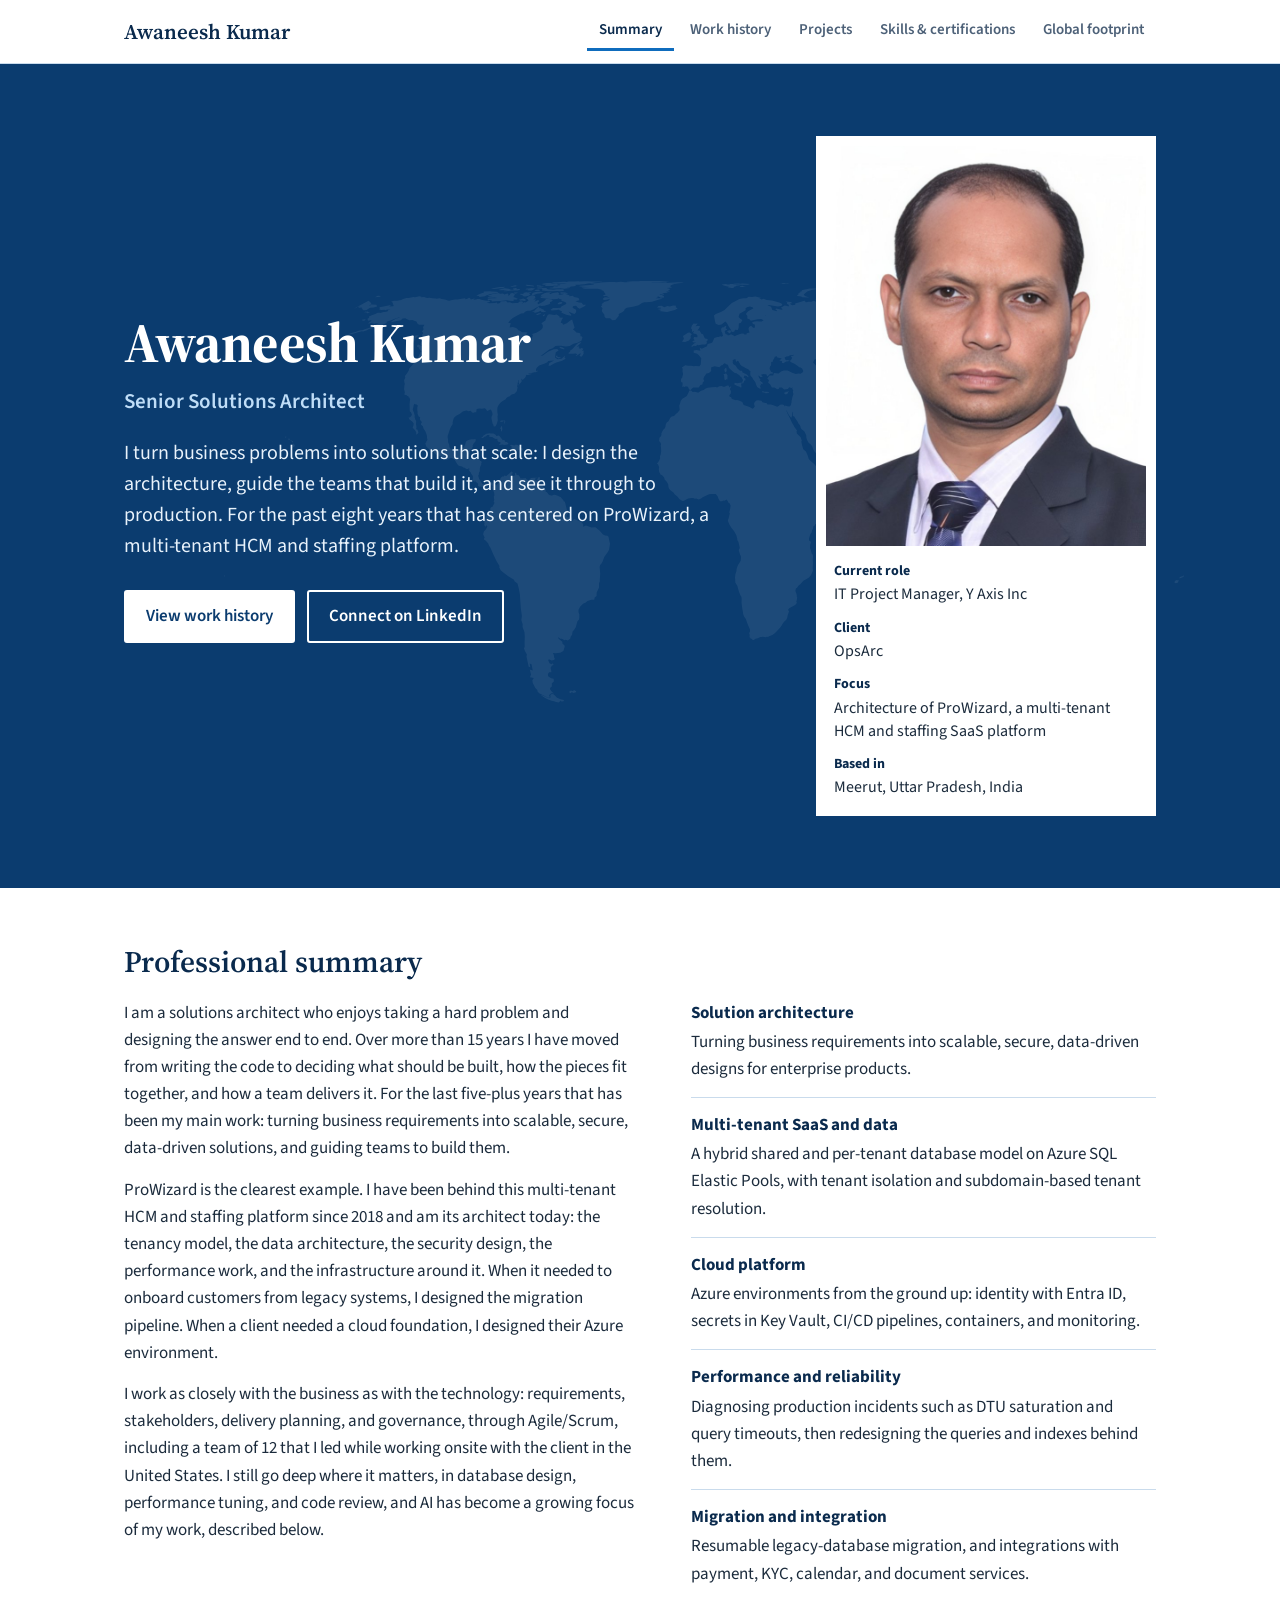
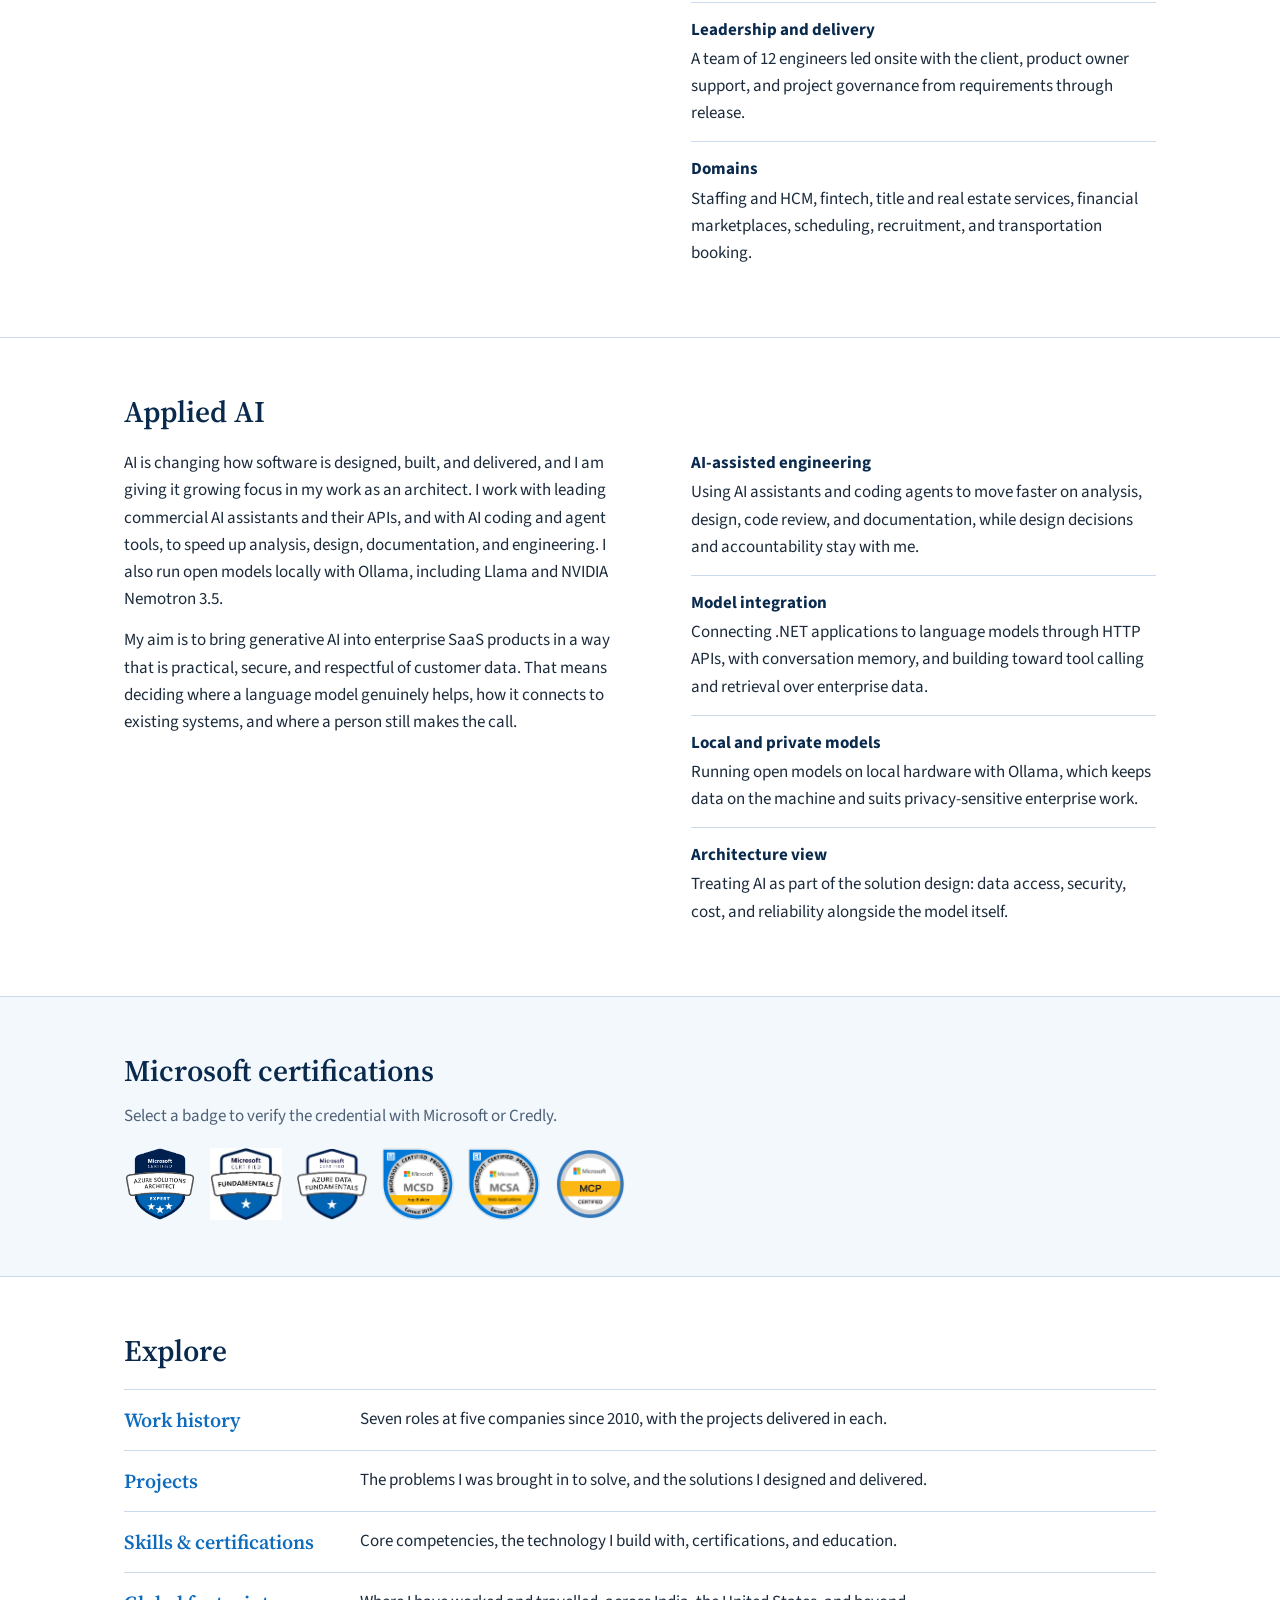
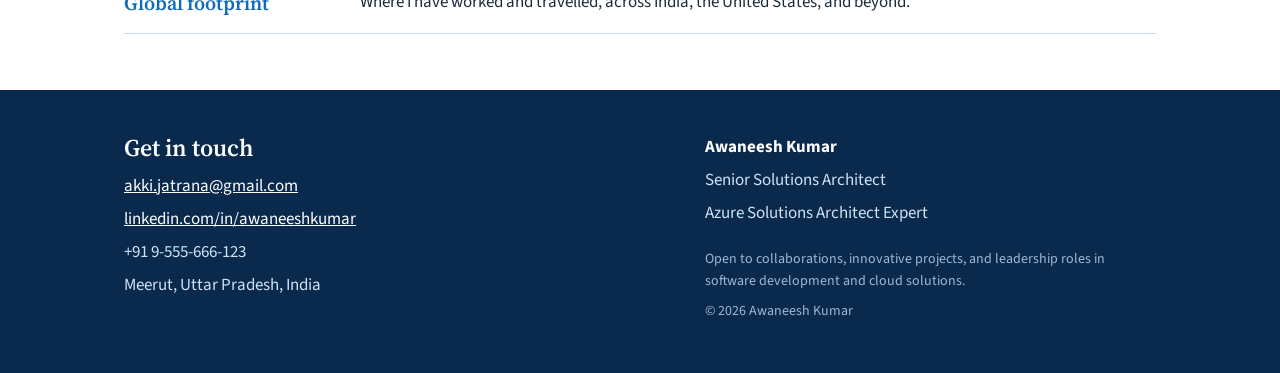
<file: index.html>
<!doctype html>
<html lang="en">
<head>
<meta charset="utf-8">
<meta name="viewport" content="width=device-width, initial-scale=1">
<title>Awaneesh Kumar | Senior Solutions Architect</title>
<meta name="description" content="Awaneesh Kumar is a Senior Solutions Architect who designs and delivers scalable, secure, data-driven solutions on Azure, with 15+ years of experience.">
<meta name="theme-color" content="#0B3C6F">
<link rel="preconnect" href="https://fonts.googleapis.com">
<link rel="preconnect" href="https://fonts.gstatic.com" crossorigin>
<link href="https://fonts.googleapis.com/css2?family=Source+Sans+3:wght@400;600;700&family=Source+Serif+4:wght@500;600;700&display=swap" rel="stylesheet">
<link rel="stylesheet" href="assets/style.css">
</head>
<body>
<div id="site-header"></div>
<main id="main">

<section class="hero">
  <div class="wrap">
    <div>
      <h1>Awaneesh Kumar</h1>
      <p class="role">Senior Solutions Architect</p>
      <p class="lead">I turn business problems into solutions that scale: I design the architecture, guide the teams that build it, and see it through to production. For the past eight years that has centered on ProWizard, a multi-tenant HCM and staffing platform.</p>
      <div class="btns">
        <a class="btn primary" href="work-history.html">View work history</a>
        <a class="btn" href="https://www.linkedin.com/in/awaneeshkumar" target="_blank" rel="noopener">Connect on LinkedIn</a>
      </div>
    </div>
    <aside class="portrait" aria-label="Portrait and current role">
      <!-- To change the photo, replace assets/profile.jpg with your own image (portrait orientation, about 720 x 900 px). -->
      <img src="assets/profile.jpg" alt="Portrait of Awaneesh Kumar" width="720" height="900">
      <dl>
        <dt>Current role</dt><dd>IT Project Manager, Y Axis Inc</dd>
        <dt>Client</dt><dd>OpsArc</dd>
        <dt>Focus</dt><dd>Architecture of ProWizard, a multi-tenant HCM and staffing SaaS platform</dd>
        <dt>Based in</dt><dd>Meerut, Uttar Pradesh, India</dd>
      </dl>
    </aside>
  </div>
</section>

<section class="block">
  <div class="wrap">
    <h2>Professional summary</h2>
    <div class="two">
      <div class="prose">
        <p>I am a solutions architect who enjoys taking a hard problem and designing the answer end to end. Over more than 15 years I have moved from writing the code to deciding what should be built, how the pieces fit together, and how a team delivers it. For the last five-plus years that has been my main work: turning business requirements into scalable, secure, data-driven solutions, and guiding teams to build them.</p>
        <p>ProWizard is the clearest example. I have been behind this multi-tenant HCM and staffing platform since 2018 and am its architect today: the tenancy model, the data architecture, the security design, the performance work, and the infrastructure around it. When it needed to onboard customers from legacy systems, I designed the migration pipeline. When a client needed a cloud foundation, I designed their Azure environment.</p>
        <p>I work as closely with the business as with the technology: requirements, stakeholders, delivery planning, and governance, through Agile/Scrum, including a team of 12 that I led while working onsite with the client in the United States. I still go deep where it matters, in database design, performance tuning, and code review, and AI has become a growing focus of my work, described below.</p>
      </div>
      <dl class="terms">
        <div><dt>Solution architecture</dt><dd>Turning business requirements into scalable, secure, data-driven designs for enterprise products.</dd></div>
        <div><dt>Multi-tenant SaaS and data</dt><dd>A hybrid shared and per-tenant database model on Azure SQL Elastic Pools, with tenant isolation and subdomain-based tenant resolution.</dd></div>
        <div><dt>Cloud platform</dt><dd>Azure environments from the ground up: identity with Entra ID, secrets in Key Vault, CI/CD pipelines, containers, and monitoring.</dd></div>
        <div><dt>Performance and reliability</dt><dd>Diagnosing production incidents such as DTU saturation and query timeouts, then redesigning the queries and indexes behind them.</dd></div>
        <div><dt>Migration and integration</dt><dd>Resumable legacy-database migration, and integrations with payment, KYC, calendar, and document services.</dd></div>
        <div><dt>Leadership and delivery</dt><dd>A team of 12 engineers led onsite with the client, product owner support, and project governance from requirements through release.</dd></div>
        <div><dt>Domains</dt><dd>Staffing and HCM, fintech, title and real estate services, financial marketplaces, scheduling, recruitment, and transportation booking.</dd></div>
      </dl>
    </div>
  </div>
</section>

<section class="block">
  <div class="wrap">
    <h2>Applied AI</h2>
    <div class="two">
      <div class="prose">
        <p>AI is changing how software is designed, built, and delivered, and I am giving it growing focus in my work as an architect. I work with leading commercial AI assistants and their APIs, and with AI coding and agent tools, to speed up analysis, design, documentation, and engineering. I also run open models locally with Ollama, including Llama and NVIDIA Nemotron 3.5.</p>
        <p>My aim is to bring generative AI into enterprise SaaS products in a way that is practical, secure, and respectful of customer data. That means deciding where a language model genuinely helps, how it connects to existing systems, and where a person still makes the call.</p>
      </div>
      <dl class="terms">
        <div><dt>AI-assisted engineering</dt><dd>Using AI assistants and coding agents to move faster on analysis, design, code review, and documentation, while design decisions and accountability stay with me.</dd></div>
        <div><dt>Model integration</dt><dd>Connecting .NET applications to language models through HTTP APIs, with conversation memory, and building toward tool calling and retrieval over enterprise data.</dd></div>
        <div><dt>Local and private models</dt><dd>Running open models on local hardware with Ollama, which keeps data on the machine and suits privacy-sensitive enterprise work.</dd></div>
        <div><dt>Architecture view</dt><dd>Treating AI as part of the solution design: data access, security, cost, and reliability alongside the model itself.</dd></div>
      </dl>
    </div>
  </div>
</section>

<section class="block alt">
  <div class="wrap">
    <h2>Microsoft certifications</h2>
    <p style="color:var(--muted);margin:-6px 0 18px">Select a badge to verify the credential with Microsoft or Credly.</p>
    <div class="badges">
      <a href="https://learn.microsoft.com/en-in/users/awaneeshkumar/credentials/ef5b19db76340fc7" target="_blank" rel="noopener" title="Verify credential"><img src="assets/image5.png" alt="Microsoft Certified: Azure Solutions Architect Expert. Verify credential."></a>
      <a href="https://learn.microsoft.com/en-us/users/awaneeshkumar/credentials/9f5bb9b135498b75" target="_blank" rel="noopener" title="Verify credential"><img src="assets/image4.jpeg" alt="Microsoft Certified: Azure Fundamentals. Verify credential."></a>
      <a href="https://learn.microsoft.com/en-us/users/awaneeshkumar/credentials/eab1a8c6211c57a9" target="_blank" rel="noopener" title="Verify credential"><img src="assets/image3.png" alt="Microsoft Certified: Azure Data Fundamentals. Verify credential."></a>
      <a href="https://www.credly.com/badges/18d7cdba-0333-4155-811e-3473fb80846e" target="_blank" rel="noopener" title="Verify credential"><img src="assets/image2.png" alt="MCSD: App Builder, certified 2018. Verify credential."></a>
      <a href="https://www.credly.com/badges/7c1bbc31-ce61-4485-bfe4-21cfad146049" target="_blank" rel="noopener" title="Verify credential"><img src="assets/image1.png" alt="MCSA: Web Applications, certified 2018. Verify credential."></a>
      <a href="https://www.credly.com/badges/b81760a1-c7fd-4b12-b918-03f4712b1b26" target="_blank" rel="noopener" title="Verify credential"><img src="assets/mcp.png" alt="Microsoft MCP certified: Exam 483, Programming in C#. Verify credential."></a>
    </div>
  </div>
</section>

<section class="block">
  <div class="wrap">
    <h2>Explore</h2>
    <ul class="next">
      <li><a href="work-history.html">Work history</a><span>Seven roles at five companies since 2010, with the projects delivered in each.</span></li>
      <li><a href="projects.html">Projects</a><span>The problems I was brought in to solve, and the solutions I designed and delivered.</span></li>
      <li><a href="skills.html">Skills &amp; certifications</a><span>Core competencies, the technology I build with, certifications, and education.</span></li>
      <li><a href="global-footprint.html">Global footprint</a><span>Where I have worked and travelled, across India, the United States, and beyond.</span></li>
    </ul>
  </div>
</section>
</main>
<div id="site-footer"></div>
<script src="assets/jquery.min.js"></script>
<script src="assets/site.js"></script>
</body>
</html>
</file>
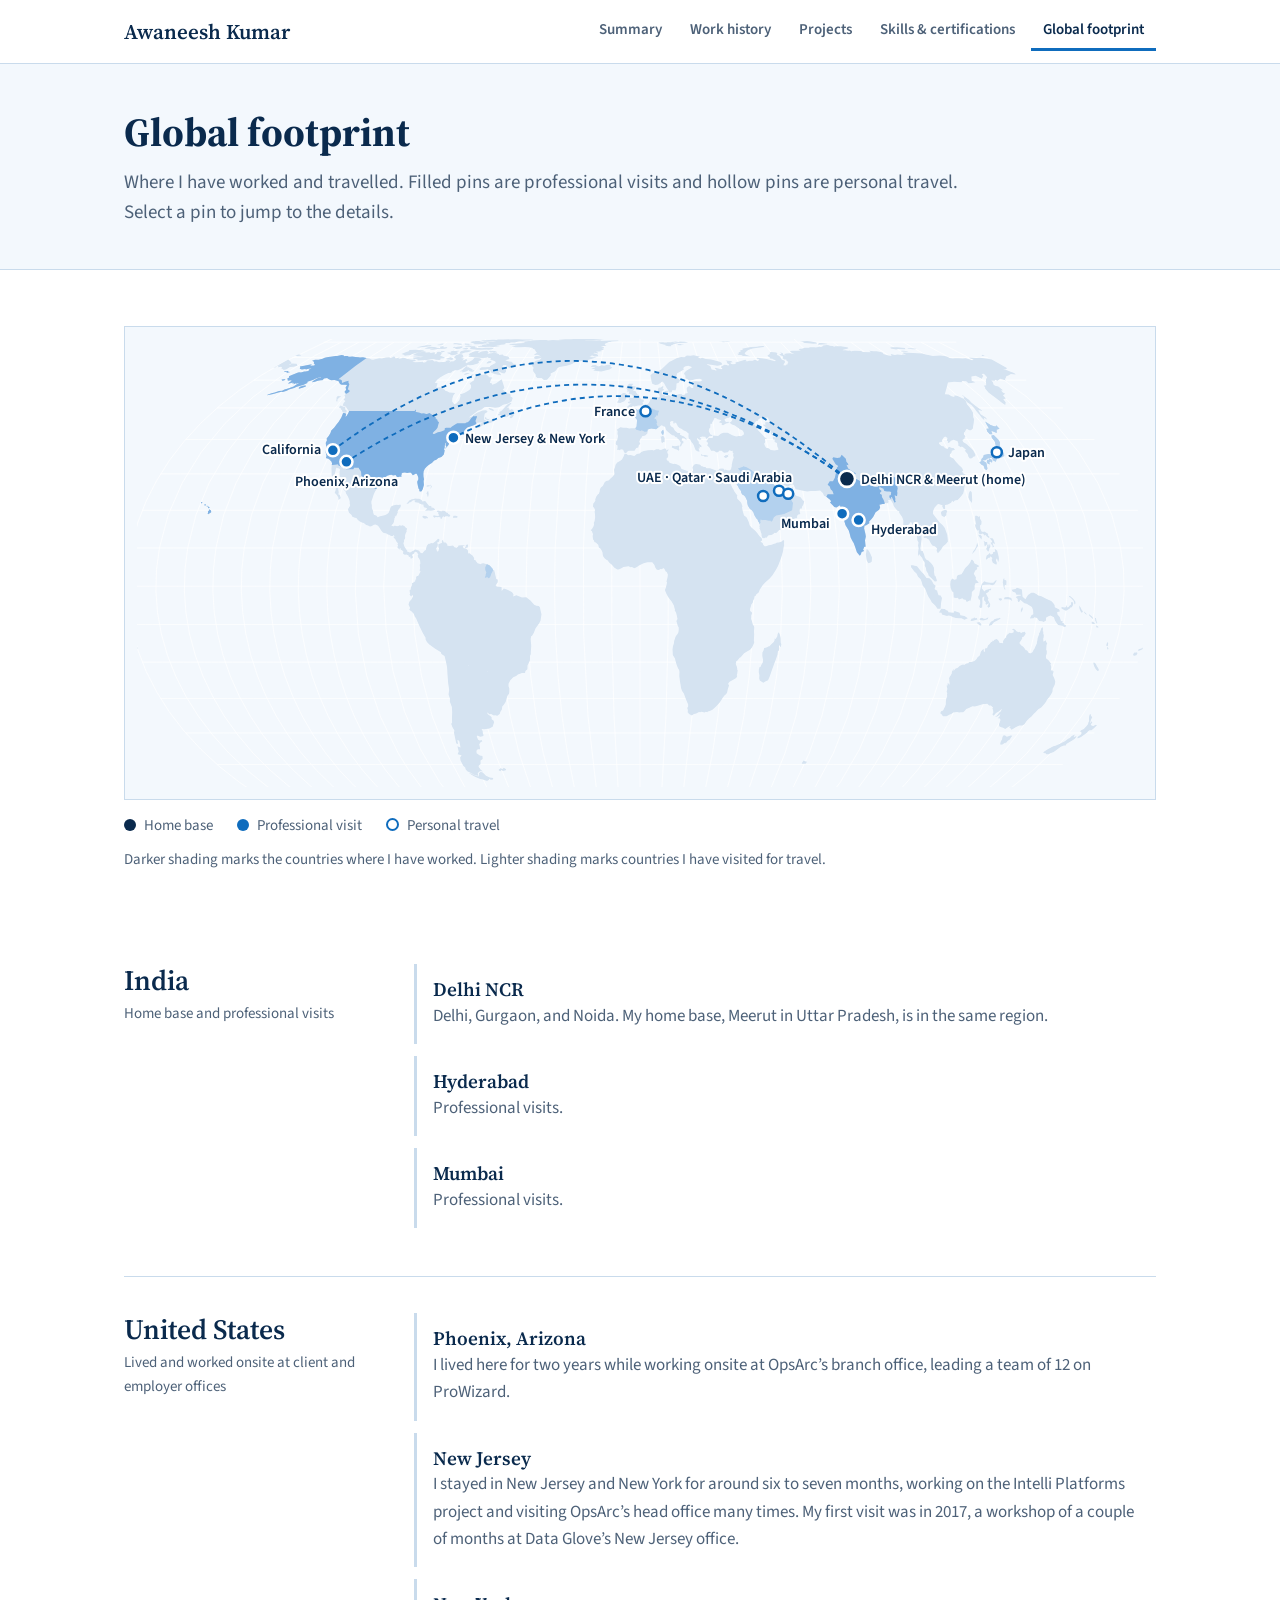
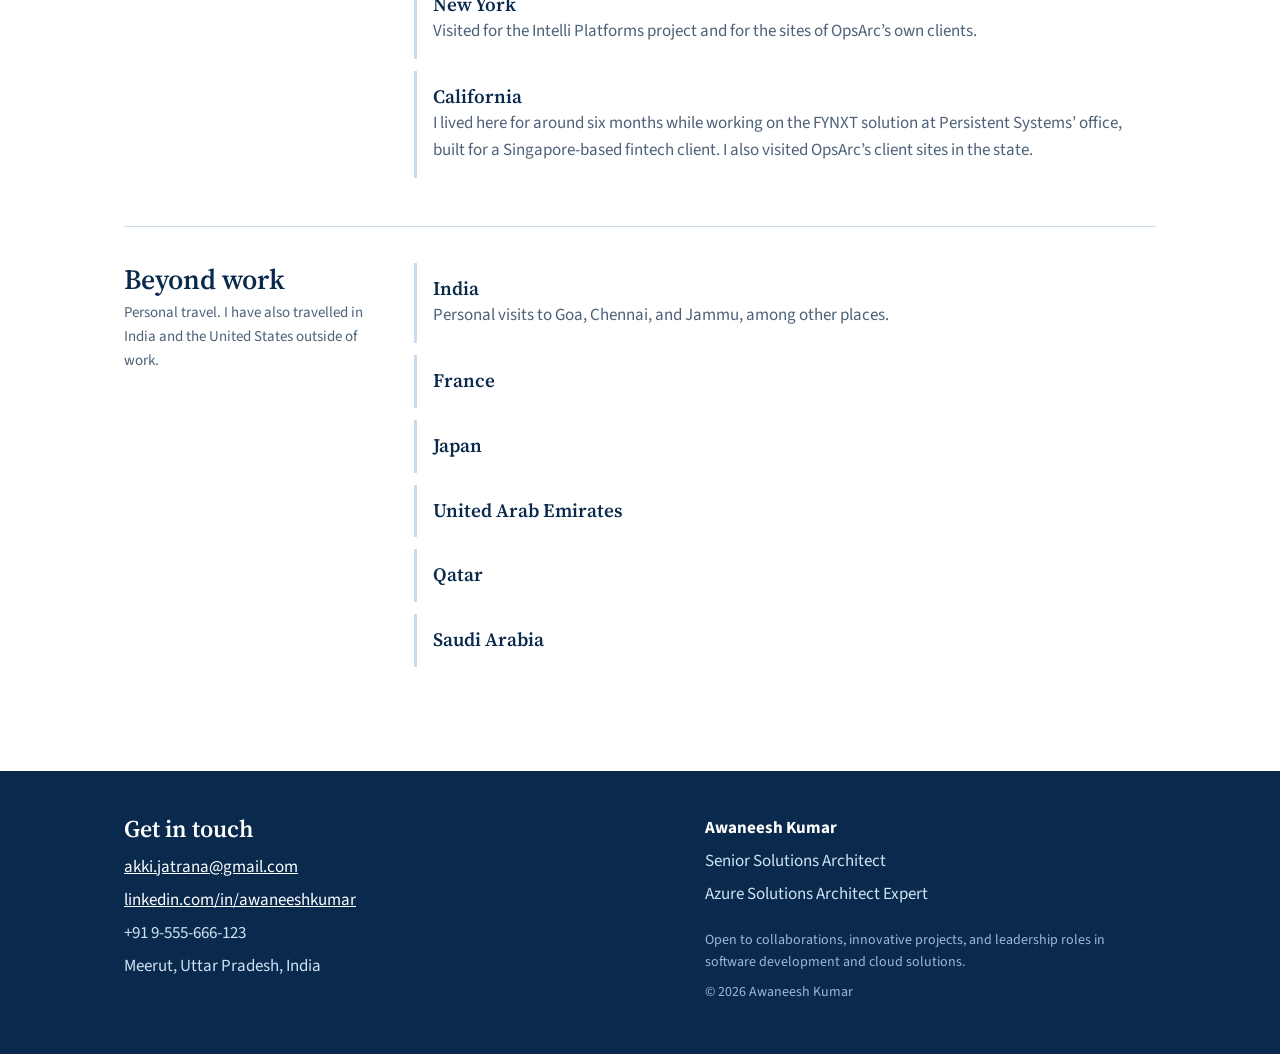
<file: global-footprint.html>
<!doctype html>
<html lang="en">
<head>
<meta charset="utf-8">
<meta name="viewport" content="width=device-width, initial-scale=1">
<title>Global footprint | Awaneesh Kumar</title>
<meta name="description" content="Where Awaneesh Kumar has worked and travelled: India, the United States, and beyond.">
<meta name="theme-color" content="#0B3C6F">
<link rel="preconnect" href="https://fonts.googleapis.com">
<link rel="preconnect" href="https://fonts.gstatic.com" crossorigin>
<link href="https://fonts.googleapis.com/css2?family=Source+Sans+3:wght@400;600;700&family=Source+Serif+4:wght@500;600;700&display=swap" rel="stylesheet">
<link rel="stylesheet" href="assets/style.css">
</head>
<body>
<div id="site-header"></div>
<main id="main">

<div class="banner"><div class="wrap"><h1>Global footprint</h1><p>Where I have worked and travelled. Filled pins are professional visits and hollow pins are personal travel. Select a pin to jump to the details.</p></div></div>
<section class="block">
  <div class="wrap">
    <div class="mapbox">
      <svg viewBox="0 0 1000 446" role="img" aria-labelledby="mapt mapd">
    <title id="mapt">World map of places I have worked and travelled</title>
    <desc id="mapd">Professional visits: Delhi NCR, Hyderabad and Mumbai in India; New Jersey and New York, Arizona, and California in the United States. Personal travel: France, Japan, the United Arab Emirates, Qatar, and Saudi Arabia.</desc>
    <path class="grat" d="M198.1,493.8L144.9,468L123.3,455.3L102,440.8L81.8,424.9L63.3,407.7L46.6,389.5L32,370.5L19.5,350.7L9.1,330.4L1,309.6L-4.9,288.5L-8.4,267.2L-9.5,245.8L-8.4,224.3L-4.9,203L1,181.9L9.1,161.1L19.5,140.8L32,121L46.6,102L63.3,83.8L81.8,66.7L102,50.7L123.3,36.2L144.9,23.5L198.1,-2.2M349.1,493.8L322.5,468L301,440.8L281.7,407.7L266,370.5L254.5,330.4L247.6,288.5L245.2,245.8L247.6,203L254.5,161.1L266,121L281.7,83.8L301,50.7L322.5,23.5L349.1,-2.2M500,493.8L500,468L500,407.7L500,330.4L500,245.8L500,161.1L500,83.8L500,23.5L500,-2.2M650.9,493.8L677.5,468L699,440.8L718.3,407.7L734,370.5L745.5,330.4L752.4,288.5L754.8,245.8L752.4,203L745.5,161.1L734,121L718.3,83.8L699,50.7L677.5,23.5L650.9,-2.2M-9.5,245.8L-2.5,245.8L4.6,245.8L11.7,245.8L18.8,245.8L25.8,245.8L32.9,245.8L40,245.8L47.1,245.8L54.2,245.8L61.2,245.8L68.3,245.8L75.4,245.8L82.5,245.8L89.5,245.8L96.6,245.8L103.7,245.8L110.8,245.8L117.8,245.8L124.9,245.8L132,245.8L139.1,245.8L146.2,245.8L153.2,245.8L160.3,245.8L167.4,245.8L174.5,245.8L181.5,245.8L188.6,245.8L195.7,245.8L202.8,245.8L209.8,245.8L216.9,245.8L224,245.8L231.1,245.8L238.2,245.8L245.2,245.8L252.3,245.8L259.4,245.8L266.5,245.8L273.5,245.8L280.6,245.8L287.7,245.8L294.8,245.8L301.8,245.8L308.9,245.8L316,245.8L323.1,245.8L330.2,245.8L337.2,245.8L344.3,245.8L351.4,245.8L358.5,245.8L365.5,245.8L372.6,245.8L379.7,245.8L386.8,245.8L393.8,245.8L400.9,245.8L408,245.8L415.1,245.8L422.2,245.8L429.2,245.8L436.3,245.8L443.4,245.8L450.5,245.8L457.5,245.8L464.6,245.8L471.7,245.8L478.8,245.8L485.8,245.8L492.9,245.8L500,245.8L507.1,245.8L514.2,245.8L521.2,245.8L528.3,245.8L535.4,245.8L542.5,245.8L549.5,245.8L556.6,245.8L563.7,245.8L570.8,245.8L577.8,245.8L584.9,245.8L592,245.8L599.1,245.8L606.2,245.8L613.2,245.8L620.3,245.8L627.4,245.8L634.5,245.8L641.5,245.8L648.6,245.8L655.7,245.8L662.8,245.8L669.8,245.8L676.9,245.8L684,245.8L691.1,245.8L698.2,245.8L705.2,245.8L712.3,245.8L719.4,245.8L726.5,245.8L733.5,245.8L740.6,245.8L747.7,245.8L754.8,245.8L761.8,245.8L768.9,245.8L776,245.8L783.1,245.8L790.2,245.8L797.2,245.8L804.3,245.8L811.4,245.8L818.5,245.8L825.5,245.8L832.6,245.8L839.7,245.8L846.8,245.8L853.8,245.8L860.9,245.8L868,245.8L875.1,245.8L882.2,245.8L889.2,245.8L896.3,245.8L903.4,245.8L910.5,245.8L917.5,245.8L924.6,245.8L931.7,245.8L938.8,245.8L945.8,245.8L952.9,245.8L960,245.8L967.1,245.8L974.2,245.8L981.2,245.8L988.3,245.8L995.4,245.8L1002.5,245.8L1009.5,245.8M203,488.3L169.1,470.6L148.8,458.3L128.5,444.1L109.2,428.5L91.3,411.6L75.2,393.6L60.9,374.8L48.6,355.2L38.4,335L30.2,314.3L24.2,293.2L20.4,271.9L18.8,250.5L19.4,229.1L22.3,207.7L31,174.9L45,143L63.9,112.5L87.6,83.8L115.5,57.6L146.5,34.7L177.7,16.1L203,3.2M220.5,488.3L188.5,470.6L169.5,458.3L150.4,444.1L132.2,428.5L115.3,411.6L100.2,393.6L86.7,374.8L75.2,355.2L65.5,335L57.9,314.3L52.2,293.2L48.6,271.9L47.1,250.5L47.7,229.1L50.4,207.7L58.6,174.9L71.7,143L89.6,112.5L111.8,83.8L138.1,57.6L167.3,34.7L196.7,16.1L220.5,3.2M238,488.3L208,470.6L190.1,458.3L172.2,444.1L155.2,428.5L139.4,411.6L125.1,393.6L112.6,374.8L101.7,355.2L92.7,335L85.5,314.3L80.2,293.2L76.8,271.9L75.4,250.5L76,229.1L78.5,207.7L86.2,174.9L98.5,143L115.2,112.5L136.1,83.8L160.7,57.6L188.1,34.7L215.6,16.1L238,3.2M255.4,488.3L227.5,470.6L194.1,444.1L178.2,428.5L163.4,411.6L150.1,393.6L138.4,374.8L128.3,355.2L119.8,335L113.1,314.3L108.2,293.2L105.1,271.9L103.7,250.5L104.2,229.1L106.6,207.7L113.8,174.9L125.3,143L140.9,112.5L160.3,83.8L183.3,57.6L208.9,34.7L234.6,16.1L255.4,3.2M272.9,488.3L246.9,470.6L215.9,444.1L201.1,428.5L187.5,411.6L175.1,393.6L164.2,374.8L154.8,355.2L147,335L140.8,314.3L136.2,293.2L133.3,271.9L132,250.5L132.5,229.1L134.7,207.7L141.4,174.9L152,143L166.5,112.5L184.6,83.8L206,57.6L229.7,34.7L253.5,16.1L272.9,3.2M290.4,488.3L266.4,470.6L237.8,444.1L224.1,428.5L211.5,411.6L200.1,393.6L190,374.8L181.4,355.2L174.1,335L168.4,314.3L164.2,293.2L161.5,271.9L160.3,250.5L160.8,229.1L162.8,207.7L169,174.9L178.8,143L192.2,112.5L208.9,83.8L228.6,57.6L250.5,34.7L272.5,16.1L290.4,3.2M307.8,488.3L285.9,470.6L259.6,444.1L247.1,428.5L235.6,411.6L225.1,393.6L215.9,374.8L207.9,355.2L201.3,335L196,314.3L192.1,293.2L189.7,271.9L188.7,250.5L189.1,229.1L190.9,207.7L196.5,174.9L205.6,143L217.8,112.5L233.1,83.8L251.2,57.6L271.3,34.7L291.5,16.1L307.8,3.2M325.3,488.3L305.3,470.6L281.5,444.1L270.1,428.5L259.6,411.6L241.7,374.8L228.4,335L220.1,293.2L217,250.5L219,207.7L224.1,174.9L232.3,143L243.5,112.5L257.4,83.8L273.8,57.6L292.1,34.7L310.4,16.1L325.3,3.2M360.3,488.3L344.3,470.6L325.2,444.1L307.7,411.6L293.4,374.8L282.8,335L276.1,293.2L273.6,250.5L275.2,207.7L279.3,174.9L285.9,143L294.8,112.5L305.9,83.8L319.1,57.6L333.7,34.7L348.3,16.1L360.3,3.2M377.7,488.3L363.7,470.6L347,444.1L331.7,411.6L319.2,374.8L309.9,335L304.1,293.2L301.9,250.5L303.3,207.7L306.9,174.9L312.6,143L320.4,112.5L330.2,83.8L341.7,57.6L354.5,34.7L367.3,16.1L377.7,3.2M395.2,488.3L383.2,470.6L368.9,444.1L355.8,411.6L345,374.8L337.1,335L332.1,293.2L330.2,250.5L331.4,207.7L334.5,174.9L339.4,143L346.1,112.5L354.4,83.8L364.3,57.6L375.2,34.7L395.2,3.2M412.7,488.3L402.7,470.6L390.7,444.1L379.8,411.6L370.9,374.8L364.2,335L360.1,293.2L358.5,250.5L359.5,207.7L362.1,174.9L366.2,143L371.7,112.5L378.7,83.8L386.9,57.6L396,34.7L412.7,3.2M430.1,488.3L422.1,470.6L412.6,444.1L403.8,411.6L396.7,374.8L391.4,335L388.1,293.2L386.8,250.5L387.6,207.7L392.9,143L403,83.8L409.5,57.6L416.8,34.7L430.1,3.2M447.6,488.3L434.4,444.1L427.9,411.6L422.5,374.8L418.5,335L416,293.2L415.1,250.5L415.7,207.7L419.7,143L427.2,83.8L437.6,34.7L447.6,3.2M465.1,488.3L456.3,444.1L448.3,374.8L444,293.2L443.8,207.7L446.5,143L451.5,83.8L458.4,34.7L465.1,3.2M482.5,488.3L478.1,444.1L474.2,374.8L472,293.2L471.9,207.7L473.2,143L475.7,83.8L479.2,34.7L482.5,3.2M517.5,488.3L521.9,444.1L525.8,374.8L528,293.2L528.1,207.7L526.8,143L524.3,83.8L520.8,34.7L517.5,3.2M534.9,488.3L543.7,444.1L551.7,374.8L556,293.2L556.2,207.7L553.5,143L548.5,83.8L541.6,34.7L534.9,3.2M552.4,488.3L565.6,444.1L572.1,411.6L577.5,374.8L581.5,335L584,293.2L584.9,250.5L584.3,207.7L580.3,143L572.8,83.8L562.4,34.7L552.4,3.2M569.9,488.3L577.9,470.6L587.4,444.1L596.2,411.6L603.3,374.8L608.6,335L611.9,293.2L613.2,250.5L612.4,207.7L607.1,143L597,83.8L590.5,57.6L583.2,34.7L569.9,3.2M587.3,488.3L597.3,470.6L609.3,444.1L620.2,411.6L629.1,374.8L635.8,335L639.9,293.2L641.5,250.5L640.5,207.7L637.9,174.9L633.8,143L628.3,112.5L621.3,83.8L613.1,57.6L604,34.7L587.3,3.2M604.8,488.3L616.8,470.6L631.1,444.1L644.2,411.6L655,374.8L662.9,335L667.9,293.2L669.8,250.5L668.6,207.7L665.5,174.9L660.6,143L653.9,112.5L645.6,83.8L635.7,57.6L624.8,34.7L604.8,3.2M622.3,488.3L636.3,470.6L653,444.1L668.3,411.6L680.8,374.8L690.1,335L695.9,293.2L698.1,250.5L696.7,207.7L693.1,174.9L687.4,143L679.6,112.5L669.8,83.8L658.3,57.6L645.5,34.7L632.7,16.1L622.3,3.2M639.7,488.3L655.7,470.6L674.8,444.1L692.3,411.6L706.6,374.8L717.2,335L723.9,293.2L726.4,250.5L724.8,207.7L720.7,174.9L714.1,143L705.2,112.5L694.1,83.8L680.9,57.6L666.3,34.7L651.7,16.1L639.7,3.2M674.7,488.3L694.7,470.6L718.5,444.1L729.9,428.5L740.4,411.6L758.3,374.8L771.6,335L779.9,293.2L783,250.5L781,207.7L775.9,174.9L767.7,143L756.5,112.5L742.6,83.8L726.2,57.6L707.9,34.7L689.6,16.1L674.7,3.2M692.2,488.3L714.1,470.6L740.4,444.1L752.9,428.5L764.4,411.6L774.9,393.6L784.1,374.8L792.1,355.2L798.7,335L804,314.3L807.9,293.2L810.3,271.9L811.3,250.5L810.9,229.1L809.1,207.7L803.5,174.9L794.4,143L782.2,112.5L766.9,83.8L748.8,57.6L728.7,34.7L708.5,16.1L692.2,3.2M709.6,488.3L733.6,470.6L762.2,444.1L775.9,428.5L788.5,411.6L799.9,393.6L810,374.8L818.6,355.2L825.9,335L831.6,314.3L835.8,293.2L838.5,271.9L839.7,250.5L839.2,229.1L837.2,207.7L831,174.9L821.2,143L807.8,112.5L791.1,83.8L771.4,57.6L749.5,34.7L727.5,16.1L709.6,3.2M727.1,488.3L753.1,470.6L784.1,444.1L798.9,428.5L812.5,411.6L824.9,393.6L835.8,374.8L845.2,355.2L853,335L859.2,314.3L863.8,293.2L866.7,271.9L868,250.5L867.5,229.1L865.3,207.7L858.6,174.9L848,143L833.5,112.5L815.4,83.8L794,57.6L770.3,34.7L746.5,16.1L727.1,3.2M744.6,488.3L772.5,470.6L805.9,444.1L821.8,428.5L836.6,411.6L849.9,393.6L861.6,374.8L871.7,355.2L880.2,335L886.9,314.3L891.8,293.2L894.9,271.9L896.3,250.5L895.8,229.1L893.4,207.7L886.2,174.9L874.7,143L859.1,112.5L839.7,83.8L816.7,57.6L791.1,34.7L765.4,16.1L744.6,3.2M762,488.3L792,470.6L809.9,458.3L827.8,444.1L844.8,428.5L860.6,411.6L874.9,393.6L887.4,374.8L898.3,355.2L907.3,335L914.5,314.3L919.8,293.2L923.2,271.9L924.6,250.5L924,229.1L921.5,207.7L913.8,174.9L901.5,143L884.8,112.5L863.9,83.8L839.3,57.6L811.9,34.7L784.4,16.1L762,3.2M779.5,488.3L811.5,470.6L830.5,458.3L849.6,444.1L867.8,428.5L884.7,411.6L899.8,393.6L913.3,374.8L924.8,355.2L934.5,335L942.1,314.3L947.8,293.2L951.4,271.9L952.9,250.5L952.3,229.1L949.6,207.7L941.4,174.9L928.3,143L910.4,112.5L888.2,83.8L861.9,57.6L832.7,34.7L803.3,16.1L779.5,3.2M797,488.3L830.9,470.6L851.2,458.3L871.5,444.1L890.8,428.5L908.7,411.6L924.8,393.6L939.1,374.8L951.4,355.2L961.6,335L969.8,314.3L975.8,293.2L979.6,271.9L981.2,250.5L980.6,229.1L977.7,207.7L969,174.9L955,143L936.1,112.5L912.4,83.8L884.5,57.6L853.5,34.7L822.3,16.1L797,3.2M185.6,488.3L189.9,488.3L194.3,488.3L198.7,488.3L203,488.3L207.4,488.3L211.8,488.3L216.1,488.3L220.5,488.3L224.9,488.3L229.2,488.3L233.6,488.3L238,488.3L242.3,488.3L246.7,488.3L251.1,488.3L255.4,488.3L259.8,488.3L264.2,488.3L268.5,488.3L272.9,488.3L277.3,488.3L281.6,488.3L286,488.3L290.4,488.3L294.7,488.3L299.1,488.3L303.5,488.3L307.8,488.3L312.2,488.3L316.6,488.3L320.9,488.3L325.3,488.3L329.7,488.3L334,488.3L338.4,488.3L342.8,488.3L347.1,488.3L351.5,488.3L355.9,488.3L360.3,488.3L364.6,488.3L369,488.3L373.4,488.3L377.7,488.3L382.1,488.3L386.5,488.3L390.8,488.3L395.2,488.3L399.6,488.3L403.9,488.3L408.3,488.3L412.7,488.3L417,488.3L421.4,488.3L425.8,488.3L430.1,488.3L434.5,488.3L438.9,488.3L443.2,488.3L447.6,488.3L452,488.3L456.3,488.3L460.7,488.3L465.1,488.3L469.4,488.3L473.8,488.3L478.2,488.3L482.5,488.3L486.9,488.3L491.3,488.3L495.6,488.3L500,488.3L504.4,488.3L508.7,488.3L513.1,488.3L517.5,488.3L521.8,488.3L526.2,488.3L530.6,488.3L534.9,488.3L539.3,488.3L543.7,488.3L548,488.3L552.4,488.3L556.8,488.3L561.1,488.3L565.5,488.3L569.9,488.3L574.2,488.3L578.6,488.3L583,488.3L587.3,488.3L591.7,488.3L596.1,488.3L600.4,488.3L604.8,488.3L609.2,488.3L613.5,488.3L617.9,488.3L622.3,488.3L626.6,488.3L631,488.3L635.4,488.3L639.7,488.3L644.1,488.3L648.5,488.3L652.9,488.3L657.2,488.3L661.6,488.3L666,488.3L670.3,488.3L674.7,488.3L679.1,488.3L683.4,488.3L687.8,488.3L692.2,488.3L696.5,488.3L700.9,488.3L705.3,488.3L709.6,488.3L714,488.3L718.4,488.3L722.7,488.3L727.1,488.3L731.5,488.3L735.8,488.3L740.2,488.3L744.6,488.3L748.9,488.3L753.3,488.3L757.7,488.3L762,488.3L766.4,488.3L770.8,488.3L775.1,488.3L779.5,488.3L783.9,488.3L788.2,488.3L792.6,488.3L797,488.3L801.3,488.3L805.7,488.3L810.1,488.3L814.4,488.3M154.2,473.1L159,473.1L163.8,473.1L168.6,473.1L173.4,473.1L178.2,473.1L183,473.1L187.8,473.1L192.6,473.1L197.4,473.1L202.2,473.1L207,473.1L211.9,473.1L216.7,473.1L221.5,473.1L226.3,473.1L231.1,473.1L235.9,473.1L240.7,473.1L245.5,473.1L250.3,473.1L255.1,473.1L259.9,473.1L264.7,473.1L269.5,473.1L274.3,473.1L279.1,473.1L283.9,473.1L288.7,473.1L293.5,473.1L298.3,473.1L303.1,473.1L307.9,473.1L312.7,473.1L317.5,473.1L322.3,473.1L327.1,473.1L331.9,473.1L336.7,473.1L341.5,473.1L346.3,473.1L351.1,473.1L355.9,473.1L360.7,473.1L365.5,473.1L370.3,473.1L375.1,473.1L379.9,473.1L384.7,473.1L389.5,473.1L394.3,473.1L399.1,473.1L404,473.1L408.8,473.1L413.6,473.1L418.4,473.1L423.2,473.1L428,473.1L432.8,473.1L437.6,473.1L442.4,473.1L447.2,473.1L452,473.1L456.8,473.1L461.6,473.1L466.4,473.1L471.2,473.1L476,473.1L480.8,473.1L485.6,473.1L490.4,473.1L495.2,473.1L500,473.1L504.8,473.1L509.6,473.1L514.4,473.1L519.2,473.1L524,473.1L528.8,473.1L533.6,473.1L538.4,473.1L543.2,473.1L548,473.1L552.8,473.1L557.6,473.1L562.4,473.1L567.2,473.1L572,473.1L576.8,473.1L581.6,473.1L586.4,473.1L591.2,473.1L596,473.1L600.9,473.1L605.7,473.1L610.5,473.1L615.3,473.1L620.1,473.1L624.9,473.1L629.7,473.1L634.5,473.1L639.3,473.1L644.1,473.1L648.9,473.1L653.7,473.1L658.5,473.1L663.3,473.1L668.1,473.1L672.9,473.1L677.7,473.1L682.5,473.1L687.3,473.1L692.1,473.1L696.9,473.1L701.7,473.1L706.5,473.1L711.3,473.1L716.1,473.1L720.9,473.1L725.7,473.1L730.5,473.1L735.3,473.1L740.1,473.1L744.9,473.1L749.7,473.1L754.5,473.1L759.3,473.1L764.1,473.1L768.9,473.1L773.7,473.1L778.5,473.1L783.3,473.1L788.1,473.1L793,473.1L797.8,473.1L802.6,473.1L807.4,473.1L812.2,473.1L817,473.1L821.8,473.1L826.6,473.1L831.4,473.1L836.2,473.1L841,473.1L845.8,473.1M116.1,450.6L121.5,450.6L126.8,450.6L132.1,450.6L137.5,450.6L142.8,450.6L148.1,450.6L153.5,450.6L158.8,450.6L164.1,450.6L169.5,450.6L174.8,450.6L180.1,450.6L185.4,450.6L190.8,450.6L196.1,450.6L201.4,450.6L206.8,450.6L212.1,450.6L217.4,450.6L222.8,450.6L228.1,450.6L233.4,450.6L238.8,450.6L244.1,450.6L249.4,450.6L254.8,450.6L260.1,450.6L265.4,450.6L270.7,450.6L276.1,450.6L281.4,450.6L286.7,450.6L292.1,450.6L297.4,450.6L302.7,450.6L308.1,450.6L313.4,450.6L318.7,450.6L324.1,450.6L329.4,450.6L334.7,450.6L340.1,450.6L345.4,450.6L350.7,450.6L356.1,450.6L361.4,450.6L366.7,450.6L372,450.6L377.4,450.6L382.7,450.6L388,450.6L393.4,450.6L398.7,450.6L404,450.6L409.4,450.6L414.7,450.6L420,450.6L425.4,450.6L430.7,450.6L436,450.6L441.4,450.6L446.7,450.6L452,450.6L457.3,450.6L462.7,450.6L468,450.6L473.3,450.6L478.7,450.6L484,450.6L489.3,450.6L494.7,450.6L500,450.6L505.3,450.6L510.7,450.6L516,450.6L521.3,450.6L526.7,450.6L532,450.6L537.3,450.6L542.7,450.6L548,450.6L553.3,450.6L558.6,450.6L564,450.6L569.3,450.6L574.6,450.6L580,450.6L585.3,450.6L590.6,450.6L596,450.6L601.3,450.6L606.6,450.6L612,450.6L617.3,450.6L622.6,450.6L628,450.6L633.3,450.6L638.6,450.6L643.9,450.6L649.3,450.6L654.6,450.6L659.9,450.6L665.3,450.6L670.6,450.6L675.9,450.6L681.3,450.6L686.6,450.6L691.9,450.6L697.3,450.6L702.6,450.6L707.9,450.6L713.3,450.6L718.6,450.6L723.9,450.6L729.3,450.6L734.6,450.6L739.9,450.6L745.2,450.6L750.6,450.6L755.9,450.6L761.2,450.6L766.6,450.6L771.9,450.6L777.2,450.6L782.6,450.6L787.9,450.6L793.2,450.6L798.6,450.6L803.9,450.6L809.2,450.6L814.6,450.6L819.9,450.6L825.2,450.6L830.5,450.6L835.9,450.6L841.2,450.6L846.5,450.6L851.9,450.6L857.2,450.6L862.5,450.6L867.9,450.6L873.2,450.6L878.5,450.6L883.9,450.6M79.7,423L85.5,423L91.4,423L97.2,423L103,423L108.9,423L114.7,423L120.6,423L126.4,423L132.2,423L138.1,423L143.9,423L149.7,423L155.6,423L161.4,423L167.3,423L173.1,423L178.9,423L184.8,423L190.6,423L196.4,423L202.3,423L208.1,423L214,423L219.8,423L225.6,423L231.5,423L237.3,423L243.1,423L249,423L254.8,423L260.7,423L266.5,423L272.3,423L278.2,423L284,423L289.8,423L295.7,423L301.5,423L307.4,423L313.2,423L319,423L324.9,423L330.7,423L336.5,423L342.4,423L348.2,423L354.1,423L359.9,423L365.7,423L371.6,423L377.4,423L383.2,423L389.1,423L394.9,423L400.8,423L406.6,423L412.4,423L418.3,423L424.1,423L429.9,423L435.8,423L441.6,423L447.5,423L453.3,423L459.1,423L465,423L470.8,423L476.6,423L482.5,423L488.3,423L494.2,423L500,423L505.8,423L511.7,423L517.5,423L523.4,423L529.2,423L535,423L540.9,423L546.7,423L552.5,423L558.4,423L564.2,423L570.1,423L575.9,423L581.7,423L587.6,423L593.4,423L599.2,423L605.1,423L610.9,423L616.8,423L622.6,423L628.4,423L634.3,423L640.1,423L645.9,423L651.8,423L657.6,423L663.5,423L669.3,423L675.1,423L681,423L686.8,423L692.6,423L698.5,423L704.3,423L710.2,423L716,423L721.8,423L727.7,423L733.5,423L739.3,423L745.2,423L751,423L756.9,423L762.7,423L768.5,423L774.4,423L780.2,423L786,423L791.9,423L797.7,423L803.6,423L809.4,423L815.2,423L821.1,423L826.9,423L832.7,423L838.6,423L844.4,423L850.3,423L856.1,423L861.9,423L867.8,423L873.6,423L879.4,423L885.3,423L891.1,423L897,423L902.8,423L908.6,423L914.5,423L920.3,423M48.4,391.6L54.7,391.6L60.9,391.6L67.2,391.6L73.5,391.6L79.8,391.6L86,391.6L92.3,391.6L98.6,391.6L104.8,391.6L111.1,391.6L117.4,391.6L123.7,391.6L129.9,391.6L136.2,391.6L142.5,391.6L148.8,391.6L155,391.6L161.3,391.6L167.6,391.6L173.8,391.6L180.1,391.6L186.4,391.6L192.7,391.6L198.9,391.6L205.2,391.6L211.5,391.6L217.7,391.6L224,391.6L230.3,391.6L236.6,391.6L242.8,391.6L249.1,391.6L255.4,391.6L261.7,391.6L267.9,391.6L274.2,391.6L280.5,391.6L286.7,391.6L293,391.6L299.3,391.6L305.6,391.6L311.8,391.6L318.1,391.6L324.4,391.6L330.6,391.6L336.9,391.6L343.2,391.6L349.5,391.6L355.7,391.6L362,391.6L368.3,391.6L374.6,391.6L380.8,391.6L387.1,391.6L393.4,391.6L399.6,391.6L405.9,391.6L412.2,391.6L418.5,391.6L424.7,391.6L431,391.6L437.3,391.6L443.5,391.6L449.8,391.6L456.1,391.6L462.4,391.6L468.6,391.6L474.9,391.6L481.2,391.6L487.5,391.6L493.7,391.6L500,391.6L506.3,391.6L512.5,391.6L518.8,391.6L525.1,391.6L531.4,391.6L537.6,391.6L543.9,391.6L550.2,391.6L556.5,391.6L562.7,391.6L569,391.6L575.3,391.6L581.5,391.6L587.8,391.6L594.1,391.6L600.4,391.6L606.6,391.6L612.9,391.6L619.2,391.6L625.4,391.6L631.7,391.6L638,391.6L644.3,391.6L650.5,391.6L656.8,391.6L663.1,391.6L669.4,391.6L675.6,391.6L681.9,391.6L688.2,391.6L694.4,391.6L700.7,391.6L707,391.6L713.3,391.6L719.5,391.6L725.8,391.6L732.1,391.6L738.3,391.6L744.6,391.6L750.9,391.6L757.2,391.6L763.4,391.6L769.7,391.6L776,391.6L782.3,391.6L788.5,391.6L794.8,391.6L801.1,391.6L807.3,391.6L813.6,391.6L819.9,391.6L826.2,391.6L832.4,391.6L838.7,391.6L845,391.6L851.2,391.6L857.5,391.6L863.8,391.6L870.1,391.6L876.3,391.6L882.6,391.6L888.9,391.6L895.2,391.6L901.4,391.6L907.7,391.6L914,391.6L920.2,391.6L926.5,391.6L932.8,391.6L939.1,391.6L945.3,391.6L951.6,391.6M23.4,357.4L30,357.4L36.6,357.4L43.3,357.4L49.9,357.4L56.5,357.4L63.1,357.4L69.7,357.4L76.4,357.4L83,357.4L89.6,357.4L96.2,357.4L102.8,357.4L109.4,357.4L116.1,357.4L122.7,357.4L129.3,357.4L135.9,357.4L142.5,357.4L149.2,357.4L155.8,357.4L162.4,357.4L169,357.4L175.6,357.4L182.3,357.4L188.9,357.4L195.5,357.4L202.1,357.4L208.7,357.4L215.4,357.4L222,357.4L228.6,357.4L235.2,357.4L241.8,357.4L248.5,357.4L255.1,357.4L261.7,357.4L268.3,357.4L274.9,357.4L281.6,357.4L288.2,357.4L294.8,357.4L301.4,357.4L308,357.4L314.7,357.4L321.3,357.4L327.9,357.4L334.5,357.4L341.1,357.4L347.8,357.4L354.4,357.4L361,357.4L367.6,357.4L374.2,357.4L380.8,357.4L387.5,357.4L394.1,357.4L400.7,357.4L407.3,357.4L413.9,357.4L420.6,357.4L427.2,357.4L433.8,357.4L440.4,357.4L447,357.4L453.7,357.4L460.3,357.4L466.9,357.4L473.5,357.4L480.1,357.4L486.8,357.4L493.4,357.4L500,357.4L506.6,357.4L513.2,357.4L519.9,357.4L526.5,357.4L533.1,357.4L539.7,357.4L546.3,357.4L553,357.4L559.6,357.4L566.2,357.4L572.8,357.4L579.4,357.4L586.1,357.4L592.7,357.4L599.3,357.4L605.9,357.4L612.5,357.4L619.2,357.4L625.8,357.4L632.4,357.4L639,357.4L645.6,357.4L652.2,357.4L658.9,357.4L665.5,357.4L672.1,357.4L678.7,357.4L685.3,357.4L692,357.4L698.6,357.4L705.2,357.4L711.8,357.4L718.4,357.4L725.1,357.4L731.7,357.4L738.3,357.4L744.9,357.4L751.5,357.4L758.2,357.4L764.8,357.4L771.4,357.4L778,357.4L784.6,357.4L791.3,357.4L797.9,357.4L804.5,357.4L811.1,357.4L817.7,357.4L824.4,357.4L831,357.4L837.6,357.4L844.2,357.4L850.8,357.4L857.5,357.4L864.1,357.4L870.7,357.4L877.3,357.4L883.9,357.4L890.6,357.4L897.2,357.4L903.8,357.4L910.4,357.4L917,357.4L923.6,357.4L930.3,357.4L936.9,357.4L943.5,357.4L950.1,357.4L956.7,357.4L963.4,357.4L970,357.4L976.6,357.4M5.2,321.2L12.1,321.2L19,321.2L25.8,321.2L32.7,321.2L39.6,321.2L46.4,321.2L53.3,321.2L60.2,321.2L67.1,321.2L73.9,321.2L80.8,321.2L87.7,321.2L94.5,321.2L101.4,321.2L108.3,321.2L115.2,321.2L122,321.2L128.9,321.2L135.8,321.2L142.7,321.2L149.5,321.2L156.4,321.2L163.3,321.2L170.1,321.2L177,321.2L183.9,321.2L190.8,321.2L197.6,321.2L204.5,321.2L211.4,321.2L218.2,321.2L225.1,321.2L232,321.2L238.9,321.2L245.7,321.2L252.6,321.2L259.5,321.2L266.3,321.2L273.2,321.2L280.1,321.2L287,321.2L293.8,321.2L300.7,321.2L307.6,321.2L314.5,321.2L321.3,321.2L328.2,321.2L335.1,321.2L341.9,321.2L348.8,321.2L355.7,321.2L362.6,321.2L369.4,321.2L376.3,321.2L383.2,321.2L390,321.2L396.9,321.2L403.8,321.2L410.7,321.2L417.5,321.2L424.4,321.2L431.3,321.2L438.2,321.2L445,321.2L451.9,321.2L458.8,321.2L465.6,321.2L472.5,321.2L479.4,321.2L486.3,321.2L493.1,321.2L500,321.2L506.9,321.2L513.7,321.2L520.6,321.2L527.5,321.2L534.4,321.2L541.2,321.2L548.1,321.2L555,321.2L561.8,321.2L568.7,321.2L575.6,321.2L582.5,321.2L589.3,321.2L596.2,321.2L603.1,321.2L610,321.2L616.8,321.2L623.7,321.2L630.6,321.2L637.4,321.2L644.3,321.2L651.2,321.2L658.1,321.2L664.9,321.2L671.8,321.2L678.7,321.2L685.5,321.2L692.4,321.2L699.3,321.2L706.2,321.2L713,321.2L719.9,321.2L726.8,321.2L733.7,321.2L740.5,321.2L747.4,321.2L754.3,321.2L761.1,321.2L768,321.2L774.9,321.2L781.8,321.2L788.6,321.2L795.5,321.2L802.4,321.2L809.2,321.2L816.1,321.2L823,321.2L829.9,321.2L836.7,321.2L843.6,321.2L850.5,321.2L857.3,321.2L864.2,321.2L871.1,321.2L878,321.2L884.8,321.2L891.7,321.2L898.6,321.2L905.5,321.2L912.3,321.2L919.2,321.2L926.1,321.2L932.9,321.2L939.8,321.2L946.7,321.2L953.6,321.2L960.4,321.2L967.3,321.2L974.2,321.2L981,321.2L987.9,321.2L994.8,321.2M-5.8,283.8L1.2,283.8L8.2,283.8L15.2,283.8L22.3,283.8L29.3,283.8L36.3,283.8L43.3,283.8L50.4,283.8L57.4,283.8L64.4,283.8L71.4,283.8L78.5,283.8L85.5,283.8L92.5,283.8L99.5,283.8L106.6,283.8L113.6,283.8L120.6,283.8L127.7,283.8L134.7,283.8L141.7,283.8L148.7,283.8L155.8,283.8L162.8,283.8L169.8,283.8L176.8,283.8L183.9,283.8L190.9,283.8L197.9,283.8L204.9,283.8L212,283.8L219,283.8L226,283.8L233,283.8L240.1,283.8L247.1,283.8L254.1,283.8L261.1,283.8L268.2,283.8L275.2,283.8L282.2,283.8L289.2,283.8L296.3,283.8L303.3,283.8L310.3,283.8L317.3,283.8L324.4,283.8L331.4,283.8L338.4,283.8L345.4,283.8L352.5,283.8L359.5,283.8L366.5,283.8L373.5,283.8L380.6,283.8L387.6,283.8L394.6,283.8L401.6,283.8L408.7,283.8L415.7,283.8L422.7,283.8L429.7,283.8L436.8,283.8L443.8,283.8L450.8,283.8L457.8,283.8L464.9,283.8L471.9,283.8L478.9,283.8L485.9,283.8L493,283.8L500,283.8L507,283.8L514.1,283.8L521.1,283.8L528.1,283.8L535.1,283.8L542.2,283.8L549.2,283.8L556.2,283.8L563.2,283.8L570.3,283.8L577.3,283.8L584.3,283.8L591.3,283.8L598.4,283.8L605.4,283.8L612.4,283.8L619.4,283.8L626.5,283.8L633.5,283.8L640.5,283.8L647.5,283.8L654.6,283.8L661.6,283.8L668.6,283.8L675.6,283.8L682.7,283.8L689.7,283.8L696.7,283.8L703.7,283.8L710.8,283.8L717.8,283.8L724.8,283.8L731.8,283.8L738.9,283.8L745.9,283.8L752.9,283.8L759.9,283.8L767,283.8L774,283.8L781,283.8L788,283.8L795.1,283.8L802.1,283.8L809.1,283.8L816.1,283.8L823.2,283.8L830.2,283.8L837.2,283.8L844.2,283.8L851.3,283.8L858.3,283.8L865.3,283.8L872.3,283.8L879.4,283.8L886.4,283.8L893.4,283.8L900.5,283.8L907.5,283.8L914.5,283.8L921.5,283.8L928.6,283.8L935.6,283.8L942.6,283.8L949.6,283.8L956.7,283.8L963.7,283.8L970.7,283.8L977.7,283.8L984.8,283.8L991.8,283.8L998.8,283.8L1005.8,283.8M-5.8,207.7L1.2,207.7L8.2,207.7L15.2,207.7L22.3,207.7L29.3,207.7L36.3,207.7L43.3,207.7L50.4,207.7L57.4,207.7L64.4,207.7L71.4,207.7L78.5,207.7L85.5,207.7L92.5,207.7L99.5,207.7L106.6,207.7L113.6,207.7L120.6,207.7L127.7,207.7L134.7,207.7L141.7,207.7L148.7,207.7L155.8,207.7L162.8,207.7L169.8,207.7L176.8,207.7L183.9,207.7L190.9,207.7L197.9,207.7L204.9,207.7L212,207.7L219,207.7L226,207.7L233,207.7L240.1,207.7L247.1,207.7L254.1,207.7L261.1,207.7L268.2,207.7L275.2,207.7L282.2,207.7L289.2,207.7L296.3,207.7L303.3,207.7L310.3,207.7L317.3,207.7L324.4,207.7L331.4,207.7L338.4,207.7L345.4,207.7L352.5,207.7L359.5,207.7L366.5,207.7L373.5,207.7L380.6,207.7L387.6,207.7L394.6,207.7L401.6,207.7L408.7,207.7L415.7,207.7L422.7,207.7L429.7,207.7L436.8,207.7L443.8,207.7L450.8,207.7L457.8,207.7L464.9,207.7L471.9,207.7L478.9,207.7L485.9,207.7L493,207.7L500,207.7L507,207.7L514.1,207.7L521.1,207.7L528.1,207.7L535.1,207.7L542.2,207.7L549.2,207.7L556.2,207.7L563.2,207.7L570.3,207.7L577.3,207.7L584.3,207.7L591.3,207.7L598.4,207.7L605.4,207.7L612.4,207.7L619.4,207.7L626.5,207.7L633.5,207.7L640.5,207.7L647.5,207.7L654.6,207.7L661.6,207.7L668.6,207.7L675.6,207.7L682.7,207.7L689.7,207.7L696.7,207.7L703.7,207.7L710.8,207.7L717.8,207.7L724.8,207.7L731.8,207.7L738.9,207.7L745.9,207.7L752.9,207.7L759.9,207.7L767,207.7L774,207.7L781,207.7L788,207.7L795.1,207.7L802.1,207.7L809.1,207.7L816.1,207.7L823.2,207.7L830.2,207.7L837.2,207.7L844.2,207.7L851.3,207.7L858.3,207.7L865.3,207.7L872.3,207.7L879.4,207.7L886.4,207.7L893.4,207.7L900.5,207.7L907.5,207.7L914.5,207.7L921.5,207.7L928.6,207.7L935.6,207.7L942.6,207.7L949.6,207.7L956.7,207.7L963.7,207.7L970.7,207.7L977.7,207.7L984.8,207.7L991.8,207.7L998.8,207.7L1005.8,207.7M5.2,170.3L12.1,170.3L19,170.3L25.8,170.3L32.7,170.3L39.6,170.3L46.4,170.3L53.3,170.3L60.2,170.3L67.1,170.3L73.9,170.3L80.8,170.3L87.7,170.3L94.5,170.3L101.4,170.3L108.3,170.3L115.2,170.3L122,170.3L128.9,170.3L135.8,170.3L142.7,170.3L149.5,170.3L156.4,170.3L163.3,170.3L170.1,170.3L177,170.3L183.9,170.3L190.8,170.3L197.6,170.3L204.5,170.3L211.4,170.3L218.2,170.3L225.1,170.3L232,170.3L238.9,170.3L245.7,170.3L252.6,170.3L259.5,170.3L266.3,170.3L273.2,170.3L280.1,170.3L287,170.3L293.8,170.3L300.7,170.3L307.6,170.3L314.5,170.3L321.3,170.3L328.2,170.3L335.1,170.3L341.9,170.3L348.8,170.3L355.7,170.3L362.6,170.3L369.4,170.3L376.3,170.3L383.2,170.3L390,170.3L396.9,170.3L403.8,170.3L410.7,170.3L417.5,170.3L424.4,170.3L431.3,170.3L438.2,170.3L445,170.3L451.9,170.3L458.8,170.3L465.6,170.3L472.5,170.3L479.4,170.3L486.3,170.3L493.1,170.3L500,170.3L506.9,170.3L513.7,170.3L520.6,170.3L527.5,170.3L534.4,170.3L541.2,170.3L548.1,170.3L555,170.3L561.8,170.3L568.7,170.3L575.6,170.3L582.5,170.3L589.3,170.3L596.2,170.3L603.1,170.3L610,170.3L616.8,170.3L623.7,170.3L630.6,170.3L637.4,170.3L644.3,170.3L651.2,170.3L658.1,170.3L664.9,170.3L671.8,170.3L678.7,170.3L685.5,170.3L692.4,170.3L699.3,170.3L706.2,170.3L713,170.3L719.9,170.3L726.8,170.3L733.7,170.3L740.5,170.3L747.4,170.3L754.3,170.3L761.1,170.3L768,170.3L774.9,170.3L781.8,170.3L788.6,170.3L795.5,170.3L802.4,170.3L809.2,170.3L816.1,170.3L823,170.3L829.9,170.3L836.7,170.3L843.6,170.3L850.5,170.3L857.3,170.3L864.2,170.3L871.1,170.3L878,170.3L884.8,170.3L891.7,170.3L898.6,170.3L905.5,170.3L912.3,170.3L919.2,170.3L926.1,170.3L932.9,170.3L939.8,170.3L946.7,170.3L953.6,170.3L960.4,170.3L967.3,170.3L974.2,170.3L981,170.3L987.9,170.3L994.8,170.3M23.4,134.1L30,134.1L36.6,134.1L43.3,134.1L49.9,134.1L56.5,134.1L63.1,134.1L69.7,134.1L76.4,134.1L83,134.1L89.6,134.1L96.2,134.1L102.8,134.1L109.4,134.1L116.1,134.1L122.7,134.1L129.3,134.1L135.9,134.1L142.5,134.1L149.2,134.1L155.8,134.1L162.4,134.1L169,134.1L175.6,134.1L182.3,134.1L188.9,134.1L195.5,134.1L202.1,134.1L208.7,134.1L215.4,134.1L222,134.1L228.6,134.1L235.2,134.1L241.8,134.1L248.5,134.1L255.1,134.1L261.7,134.1L268.3,134.1L274.9,134.1L281.6,134.1L288.2,134.1L294.8,134.1L301.4,134.1L308,134.1L314.7,134.1L321.3,134.1L327.9,134.1L334.5,134.1L341.1,134.1L347.8,134.1L354.4,134.1L361,134.1L367.6,134.1L374.2,134.1L380.8,134.1L387.5,134.1L394.1,134.1L400.7,134.1L407.3,134.1L413.9,134.1L420.6,134.1L427.2,134.1L433.8,134.1L440.4,134.1L447,134.1L453.7,134.1L460.3,134.1L466.9,134.1L473.5,134.1L480.1,134.1L486.8,134.1L493.4,134.1L500,134.1L506.6,134.1L513.2,134.1L519.9,134.1L526.5,134.1L533.1,134.1L539.7,134.1L546.3,134.1L553,134.1L559.6,134.1L566.2,134.1L572.8,134.1L579.4,134.1L586.1,134.1L592.7,134.1L599.3,134.1L605.9,134.1L612.5,134.1L619.2,134.1L625.8,134.1L632.4,134.1L639,134.1L645.6,134.1L652.2,134.1L658.9,134.1L665.5,134.1L672.1,134.1L678.7,134.1L685.3,134.1L692,134.1L698.6,134.1L705.2,134.1L711.8,134.1L718.4,134.1L725.1,134.1L731.7,134.1L738.3,134.1L744.9,134.1L751.5,134.1L758.2,134.1L764.8,134.1L771.4,134.1L778,134.1L784.6,134.1L791.3,134.1L797.9,134.1L804.5,134.1L811.1,134.1L817.7,134.1L824.4,134.1L831,134.1L837.6,134.1L844.2,134.1L850.8,134.1L857.5,134.1L864.1,134.1L870.7,134.1L877.3,134.1L883.9,134.1L890.6,134.1L897.2,134.1L903.8,134.1L910.4,134.1L917,134.1L923.6,134.1L930.3,134.1L936.9,134.1L943.5,134.1L950.1,134.1L956.7,134.1L963.4,134.1L970,134.1L976.6,134.1M48.4,99.9L54.7,99.9L60.9,99.9L67.2,99.9L73.5,99.9L79.8,99.9L86,99.9L92.3,99.9L98.6,99.9L104.8,99.9L111.1,99.9L117.4,99.9L123.7,99.9L129.9,99.9L136.2,99.9L142.5,99.9L148.8,99.9L155,99.9L161.3,99.9L167.6,99.9L173.8,99.9L180.1,99.9L186.4,99.9L192.7,99.9L198.9,99.9L205.2,99.9L211.5,99.9L217.7,99.9L224,99.9L230.3,99.9L236.6,99.9L242.8,99.9L249.1,99.9L255.4,99.9L261.7,99.9L267.9,99.9L274.2,99.9L280.5,99.9L286.7,99.9L293,99.9L299.3,99.9L305.6,99.9L311.8,99.9L318.1,99.9L324.4,99.9L330.6,99.9L336.9,99.9L343.2,99.9L349.5,99.9L355.7,99.9L362,99.9L368.3,99.9L374.6,99.9L380.8,99.9L387.1,99.9L393.4,99.9L399.6,99.9L405.9,99.9L412.2,99.9L418.5,99.9L424.7,99.9L431,99.9L437.3,99.9L443.5,99.9L449.8,99.9L456.1,99.9L462.4,99.9L468.6,99.9L474.9,99.9L481.2,99.9L487.5,99.9L493.7,99.9L500,99.9L506.3,99.9L512.5,99.9L518.8,99.9L525.1,99.9L531.4,99.9L537.6,99.9L543.9,99.9L550.2,99.9L556.5,99.9L562.7,99.9L569,99.9L575.3,99.9L581.5,99.9L587.8,99.9L594.1,99.9L600.4,99.9L606.6,99.9L612.9,99.9L619.2,99.9L625.4,99.9L631.7,99.9L638,99.9L644.3,99.9L650.5,99.9L656.8,99.9L663.1,99.9L669.4,99.9L675.6,99.9L681.9,99.9L688.2,99.9L694.4,99.9L700.7,99.9L707,99.9L713.3,99.9L719.5,99.9L725.8,99.9L732.1,99.9L738.3,99.9L744.6,99.9L750.9,99.9L757.2,99.9L763.4,99.9L769.7,99.9L776,99.9L782.3,99.9L788.5,99.9L794.8,99.9L801.1,99.9L807.3,99.9L813.6,99.9L819.9,99.9L826.2,99.9L832.4,99.9L838.7,99.9L845,99.9L851.2,99.9L857.5,99.9L863.8,99.9L870.1,99.9L876.3,99.9L882.6,99.9L888.9,99.9L895.2,99.9L901.4,99.9L907.7,99.9L914,99.9L920.2,99.9L926.5,99.9L932.8,99.9L939.1,99.9L945.3,99.9L951.6,99.9M79.7,68.5L85.5,68.5L91.4,68.5L97.2,68.5L103,68.5L108.9,68.5L114.7,68.5L120.6,68.5L126.4,68.5L132.2,68.5L138.1,68.5L143.9,68.5L149.7,68.5L155.6,68.5L161.4,68.5L167.3,68.5L173.1,68.5L178.9,68.5L184.8,68.5L190.6,68.5L196.4,68.5L202.3,68.5L208.1,68.5L214,68.5L219.8,68.5L225.6,68.5L231.5,68.5L237.3,68.5L243.1,68.5L249,68.5L254.8,68.5L260.7,68.5L266.5,68.5L272.3,68.5L278.2,68.5L284,68.5L289.8,68.5L295.7,68.5L301.5,68.5L307.4,68.5L313.2,68.5L319,68.5L324.9,68.5L330.7,68.5L336.5,68.5L342.4,68.5L348.2,68.5L354.1,68.5L359.9,68.5L365.7,68.5L371.6,68.5L377.4,68.5L383.2,68.5L389.1,68.5L394.9,68.5L400.8,68.5L406.6,68.5L412.4,68.5L418.3,68.5L424.1,68.5L429.9,68.5L435.8,68.5L441.6,68.5L447.5,68.5L453.3,68.5L459.1,68.5L465,68.5L470.8,68.5L476.6,68.5L482.5,68.5L488.3,68.5L494.2,68.5L500,68.5L505.8,68.5L511.7,68.5L517.5,68.5L523.4,68.5L529.2,68.5L535,68.5L540.9,68.5L546.7,68.5L552.5,68.5L558.4,68.5L564.2,68.5L570.1,68.5L575.9,68.5L581.7,68.5L587.6,68.5L593.4,68.5L599.2,68.5L605.1,68.5L610.9,68.5L616.8,68.5L622.6,68.5L628.4,68.5L634.3,68.5L640.1,68.5L645.9,68.5L651.8,68.5L657.6,68.5L663.5,68.5L669.3,68.5L675.1,68.5L681,68.5L686.8,68.5L692.6,68.5L698.5,68.5L704.3,68.5L710.2,68.5L716,68.5L721.8,68.5L727.7,68.5L733.5,68.5L739.3,68.5L745.2,68.5L751,68.5L756.9,68.5L762.7,68.5L768.5,68.5L774.4,68.5L780.2,68.5L786,68.5L791.9,68.5L797.7,68.5L803.6,68.5L809.4,68.5L815.2,68.5L821.1,68.5L826.9,68.5L832.7,68.5L838.6,68.5L844.4,68.5L850.3,68.5L856.1,68.5L861.9,68.5L867.8,68.5L873.6,68.5L879.4,68.5L885.3,68.5L891.1,68.5L897,68.5L902.8,68.5L908.6,68.5L914.5,68.5L920.3,68.5M116.1,40.9L121.5,40.9L126.8,40.9L132.1,40.9L137.5,40.9L142.8,40.9L148.1,40.9L153.5,40.9L158.8,40.9L164.1,40.9L169.5,40.9L174.8,40.9L180.1,40.9L185.4,40.9L190.8,40.9L196.1,40.9L201.4,40.9L206.8,40.9L212.1,40.9L217.4,40.9L222.8,40.9L228.1,40.9L233.4,40.9L238.8,40.9L244.1,40.9L249.4,40.9L254.8,40.9L260.1,40.9L265.4,40.9L270.7,40.9L276.1,40.9L281.4,40.9L286.7,40.9L292.1,40.9L297.4,40.9L302.7,40.9L308.1,40.9L313.4,40.9L318.7,40.9L324.1,40.9L329.4,40.9L334.7,40.9L340.1,40.9L345.4,40.9L350.7,40.9L356.1,40.9L361.4,40.9L366.7,40.9L372,40.9L377.4,40.9L382.7,40.9L388,40.9L393.4,40.9L398.7,40.9L404,40.9L409.4,40.9L414.7,40.9L420,40.9L425.4,40.9L430.7,40.9L436,40.9L441.4,40.9L446.7,40.9L452,40.9L457.3,40.9L462.7,40.9L468,40.9L473.3,40.9L478.7,40.9L484,40.9L489.3,40.9L494.7,40.9L500,40.9L505.3,40.9L510.7,40.9L516,40.9L521.3,40.9L526.7,40.9L532,40.9L537.3,40.9L542.7,40.9L548,40.9L553.3,40.9L558.6,40.9L564,40.9L569.3,40.9L574.6,40.9L580,40.9L585.3,40.9L590.6,40.9L596,40.9L601.3,40.9L606.6,40.9L612,40.9L617.3,40.9L622.6,40.9L628,40.9L633.3,40.9L638.6,40.9L643.9,40.9L649.3,40.9L654.6,40.9L659.9,40.9L665.3,40.9L670.6,40.9L675.9,40.9L681.3,40.9L686.6,40.9L691.9,40.9L697.3,40.9L702.6,40.9L707.9,40.9L713.3,40.9L718.6,40.9L723.9,40.9L729.3,40.9L734.6,40.9L739.9,40.9L745.2,40.9L750.6,40.9L755.9,40.9L761.2,40.9L766.6,40.9L771.9,40.9L777.2,40.9L782.6,40.9L787.9,40.9L793.2,40.9L798.6,40.9L803.9,40.9L809.2,40.9L814.6,40.9L819.9,40.9L825.2,40.9L830.5,40.9L835.9,40.9L841.2,40.9L846.5,40.9L851.9,40.9L857.2,40.9L862.5,40.9L867.9,40.9L873.2,40.9L878.5,40.9L883.9,40.9M154.2,18.4L159,18.4L163.8,18.4L168.6,18.4L173.4,18.4L178.2,18.4L183,18.4L187.8,18.4L192.6,18.4L197.4,18.4L202.2,18.4L207,18.4L211.9,18.4L216.7,18.4L221.5,18.4L226.3,18.4L231.1,18.4L235.9,18.4L240.7,18.4L245.5,18.4L250.3,18.4L255.1,18.4L259.9,18.4L264.7,18.4L269.5,18.4L274.3,18.4L279.1,18.4L283.9,18.4L288.7,18.4L293.5,18.4L298.3,18.4L303.1,18.4L307.9,18.4L312.7,18.4L317.5,18.4L322.3,18.4L327.1,18.4L331.9,18.4L336.7,18.4L341.5,18.4L346.3,18.4L351.1,18.4L355.9,18.4L360.7,18.4L365.5,18.4L370.3,18.4L375.1,18.4L379.9,18.4L384.7,18.4L389.5,18.4L394.3,18.4L399.1,18.4L404,18.4L408.8,18.4L413.6,18.4L418.4,18.4L423.2,18.4L428,18.4L432.8,18.4L437.6,18.4L442.4,18.4L447.2,18.4L452,18.4L456.8,18.4L461.6,18.4L466.4,18.4L471.2,18.4L476,18.4L480.8,18.4L485.6,18.4L490.4,18.4L495.2,18.4L500,18.4L504.8,18.4L509.6,18.4L514.4,18.4L519.2,18.4L524,18.4L528.8,18.4L533.6,18.4L538.4,18.4L543.2,18.4L548,18.4L552.8,18.4L557.6,18.4L562.4,18.4L567.2,18.4L572,18.4L576.8,18.4L581.6,18.4L586.4,18.4L591.2,18.4L596,18.4L600.9,18.4L605.7,18.4L610.5,18.4L615.3,18.4L620.1,18.4L624.9,18.4L629.7,18.4L634.5,18.4L639.3,18.4L644.1,18.4L648.9,18.4L653.7,18.4L658.5,18.4L663.3,18.4L668.1,18.4L672.9,18.4L677.7,18.4L682.5,18.4L687.3,18.4L692.1,18.4L696.9,18.4L701.7,18.4L706.5,18.4L711.3,18.4L716.1,18.4L720.9,18.4L725.7,18.4L730.5,18.4L735.3,18.4L740.1,18.4L744.9,18.4L749.7,18.4L754.5,18.4L759.3,18.4L764.1,18.4L768.9,18.4L773.7,18.4L778.5,18.4L783.3,18.4L788.1,18.4L793,18.4L797.8,18.4L802.6,18.4L807.4,18.4L812.2,18.4L817,18.4L821.8,18.4L826.6,18.4L831.4,18.4L836.2,18.4L841,18.4L845.8,18.4M185.6,3.2L189.9,3.2L194.3,3.2L198.7,3.2L203,3.2L207.4,3.2L211.8,3.2L216.1,3.2L220.5,3.2L224.9,3.2L229.2,3.2L233.6,3.2L238,3.2L242.3,3.2L246.7,3.2L251.1,3.2L255.4,3.2L259.8,3.2L264.2,3.2L268.5,3.2L272.9,3.2L277.3,3.2L281.6,3.2L286,3.2L290.4,3.2L294.7,3.2L299.1,3.2L303.5,3.2L307.8,3.2L312.2,3.2L316.6,3.2L320.9,3.2L325.3,3.2L329.7,3.2L334,3.2L338.4,3.2L342.8,3.2L347.1,3.2L351.5,3.2L355.9,3.2L360.3,3.2L364.6,3.2L369,3.2L373.4,3.2L377.7,3.2L382.1,3.2L386.5,3.2L390.8,3.2L395.2,3.2L399.6,3.2L403.9,3.2L408.3,3.2L412.7,3.2L417,3.2L421.4,3.2L425.8,3.2L430.1,3.2L434.5,3.2L438.9,3.2L443.2,3.2L447.6,3.2L452,3.2L456.3,3.2L460.7,3.2L465.1,3.2L469.4,3.2L473.8,3.2L478.2,3.2L482.5,3.2L486.9,3.2L491.3,3.2L495.6,3.2L500,3.2L504.4,3.2L508.7,3.2L513.1,3.2L517.5,3.2L521.8,3.2L526.2,3.2L530.6,3.2L534.9,3.2L539.3,3.2L543.7,3.2L548,3.2L552.4,3.2L556.8,3.2L561.1,3.2L565.5,3.2L569.9,3.2L574.2,3.2L578.6,3.2L583,3.2L587.3,3.2L591.7,3.2L596.1,3.2L600.4,3.2L604.8,3.2L609.2,3.2L613.5,3.2L617.9,3.2L622.3,3.2L626.6,3.2L631,3.2L635.4,3.2L639.7,3.2L644.1,3.2L648.5,3.2L652.9,3.2L657.2,3.2L661.6,3.2L666,3.2L670.3,3.2L674.7,3.2L679.1,3.2L683.4,3.2L687.8,3.2L692.2,3.2L696.5,3.2L700.9,3.2L705.3,3.2L709.6,3.2L714,3.2L718.4,3.2L722.7,3.2L727.1,3.2L731.5,3.2L735.8,3.2L740.2,3.2L744.6,3.2L748.9,3.2L753.3,3.2L757.7,3.2L762,3.2L766.4,3.2L770.8,3.2L775.1,3.2L779.5,3.2L783.9,3.2L788.2,3.2L792.6,3.2L797,3.2L801.3,3.2L805.7,3.2L810.1,3.2L814.4,3.2"/>
    <path class="land" d="M993,312L993.9,311.3L994.5,312.4L993.4,314.4L991.5,314.9L990.1,314.4L990.4,312.8L991.9,311.5ZM999.4,308.4L997.3,309.3L995.3,310.1L995.4,308.7L997.1,308L998,307.8L1000,306.6L1000,306.6L999.4,308.4ZM0,306.6L0,306.6L0,306.6L0.5,306.4L0.8,308.2L0.6,308.4L0.6,308.4L0,306.6ZM596,249.4L596.4,249.8L606.6,257.6L606.8,259.8L610.8,263.6L609.4,268.3L609.5,270.4L611.3,271.8L611.3,272.8L610.5,275.1L610.6,276.2L610.4,278.1L611.2,280.4L612.3,284.2L613.2,285L610.9,287.2L607.8,288.6L606.1,288.6L605,289.7L603.1,289.8L602.3,290.3L599,289.2L596.9,289.5L596.3,284.4L595.4,282.6L594.9,281.6L592.2,280.9L590.6,279.7L588.8,279.1L587.7,278.5L586.6,277.5L585.2,272.7L583.6,270.6L583.1,268.4L583.4,266.4L582.9,262.9L584.1,262.7L585.1,261.3L586.3,259.4L587,258.6L587,257.3L586.4,256.5L586.2,255L587,254.5L587.2,252.2L586.1,250.1L587.1,249.6L590.2,249.7ZM476.8,142.5L476.8,142.7L476.7,143.4L476.6,148.8L467.8,148.6L467.5,157.9L465,158.2L464.3,160.1L464.6,165.4L453.9,165.4L453.2,166.6L453.4,165.1L453.5,165.1L459.6,164.8L460,163.4L461.2,161.8L462.3,156.8L466.2,152.8L467.6,148.3L468.5,148L469.4,145.2L471.7,144.8L472.7,145.3L473.9,145.3L474.8,144.5L476.4,144.4L476.4,142.5ZM210.9,71.5L210.5,71.5L208.3,68.5L207.7,67.3L204.5,66.1L205.4,63.5L207.2,61.7L205.4,60.5L207,58.2L206.2,56.1L207.5,54.7L210,53.4L211.7,51.6L209.6,49.9L210.5,46.8L211.1,45L210.4,43.8L210.1,42.7L210.5,41.4L207.4,42.2L203.7,43.7L203.7,42L203.5,40.9L202.2,40.2L200.2,40.1L217.4,26.7L228.3,19L231.2,19.5L232.9,20.4L234.7,20.6L237.6,19.8L240.8,19.2L243.3,19.4L247.4,18.5L251.2,18.1L251.4,18.9L253.5,18.4L255.1,17.5L256.2,17.7L257.1,19.4L261.4,18.1L259.7,19.6L262.5,19.3L264,18.7L266.2,18.8L268.1,19.6L271.7,20.4L274,20.7L276,20.6L277.4,21.6L273.5,22.6L276.5,23.1L282.1,22.8L284.2,22.5L284.9,23.7L288.2,22.7L287.2,21.8L289.2,21.1L291.7,21L293.5,20.8L294.5,21.3L295.3,22.4L297.7,22.2L300.2,23.2L303.6,22.8L306.4,22.9L307.4,21.6L309.5,21.2L311.9,21.9L309.9,23.9L312.8,22.2L314.3,22.3L317.2,20.3L316.3,19L314.9,18.3L317.1,16.2L320.8,14.9L322.9,15.2L324,16L324.5,18.1L321.9,19L325.1,19.4L323.2,21.5L327.3,19.9L328.4,21.2L326.5,22.7L327.1,24.1L330.5,22.6L333.5,20.8L335.5,18.7L338.1,18.8L340.7,19.1L342.5,20.1L341.8,21.1L339.4,22.2L339.9,23.3L338.8,24.3L333.7,25.8L330.6,26.1L329.1,25.5L327.6,26.6L324.1,28.4L322.7,29.4L319,31L316,31.1L313.6,32.1L312.2,33.6L309.5,33.9L305.4,35.9L300.8,38.6L298.4,40.6L296,43.6L298.8,44L298,46.4L297.5,48.5L301,47.9L304.2,49.1L305.7,50.1L306.5,51.4L308.8,52.1L310.4,53.3L314,53.5L316.2,53.7L314.4,56.1L313.5,59L313.3,62.2L315.3,64.9L317.5,64L320.4,61L321.7,56.5L320.9,55.1L325.3,53.8L328.9,51.8L331.2,49.9L332.1,48.2L332,45.9L330.6,43.9L334.8,41.2L335.4,39L337.3,35.1L339.1,34.6L342.2,35.2L344.2,35.5L346.4,34.8L347.8,35.7L349.5,37.1L349.5,38L353.2,38.2L351.9,40.3L350.7,43.5L352.5,43.9L353.2,45.5L357.1,44L360.7,41.2L362.7,40L363.2,42.3L364.3,45.6L365.2,48.8L363.5,50.5L365.7,52L367,53.6L370.3,54.3L371.3,55.2L371.3,57.5L372.9,57.9L373.4,59L372.3,62.2L370.2,63.3L368.2,64.3L364,65.4L360.1,67.8L356,68.3L351.2,67.6L347.7,67.6L345.3,67.8L342.4,70L338.8,71.3L333.7,75.3L329.8,78.1L332,77.6L337.5,73.6L343.5,71.1L347.1,70.8L348.6,72.3L345.6,74.3L345.1,77.6L345,79.9L347.6,81.5L351.7,81L355.3,77.6L354.7,79.8L355.9,80.9L352.2,83L346.2,84.8L343.3,86.1L339.8,88.4L338,88.2L338.9,85.5L344,82.9L340.1,83L337.3,83.4L336.4,81.6L338,77.4L337.3,76.5L335.5,77L335,76.2L332.3,78.5L330.6,80.9L329.1,82.4L327.9,82.9L327.1,83L326.5,83.8L322.1,83.8L318.4,83.8L317,84.4L313.5,86.7L313.1,86.9L311.8,88.2L309.6,88.2L307.2,88.2L305.8,88.7L306,89.3L305.8,90.3L305.6,90.6L301.7,92.2L299,92.7L295.4,94.4L294.8,94.4L294.1,93.9L294,93.5L294.2,93.1L295.3,92L297.2,90.2L298.7,88.3L299.4,85.6L300.2,82.7L298.4,81.3L299,80.7L298.8,80.3L298.1,80.3L297.9,79.8L298.1,79.1L297.5,79.4L296.9,79.3L297.2,79L296.8,78.7L296.9,77.9L295.6,76.9L294.2,75.9L292.5,74.7L290.8,73.6L288.2,74.5L287.5,74.5L285,73.7L282.8,74.1L281.1,73.2L278.9,72.7L277.4,72.5L276.9,72L277.5,70.3L276.7,70.3L276,71.5L271.1,71.5L263.1,71.5L255.1,71.5L248,71.5L241,71.5L234,71.5L226.8,71.5L224.5,71.5L217.5,71.5ZM325.3,34.8L327.6,33.7L330.5,33.7L330.1,34.2L326.7,35.5L325.2,35.5ZM351.2,13.3L349.9,12.4L350.6,11.9L351.5,11.7L355.6,11.9L358,12.8L357.8,13.3L355.8,13.3L353.9,13.2L351.6,13.4ZM332.3,35.7L333.6,35L334.4,35L334.6,35.5L332.9,36.8L332.1,36.6L332.1,35.9ZM329.1,9.8L327.5,10.4L324.9,10.3L323.2,9.9L324.9,9.2L328,8.8L329,9.3ZM332.7,6.2L331.8,6.2L328.6,6.2L328.5,5.8L332.1,5.8L333.1,6ZM329.3,4.6L330.9,5.1L329.9,5.5L327,5.8L325.9,5.5L325.7,5L326.2,4.5L328.4,4.6ZM338.2,10.7L335.4,10.5L331.1,10L331.3,9.2L331.9,8.5L330.8,7.8L327.2,7.7L325.6,7.2L327,6.7L330.6,6.8L332.1,7.2L335.6,7.2L336.6,7.6L335.7,8.2L337.4,8.5L338.2,8.9L340.6,8.9L343.1,9.1L346.3,8.7L350.1,8.6L352.9,8.7L354.4,9.3L354.2,9.9L352.7,10.3L349.6,10.6L347.5,10.5L342,10.7ZM302.7,5.4L305,5.6L303.9,6L300,6.3L298,5.9L299.9,5.5ZM304.3,4.6L306.3,4.8L303.8,5.1L300.9,5.1L301.1,4.9L303.4,4.5ZM371.6,64.6L369.7,66.5L367.2,69.1L369.1,68.1L370.4,68.7L369.2,69.7L371,70.6L372.3,69.8L374.4,70.7L372.9,73L374.7,72.4L374.5,74L374.6,75.9L372.8,78.6L371.7,78.8L370.3,78.2L371.6,75.7L371.1,75.3L367.4,77.9L366.1,77.8L368.2,76.4L366.2,75.6L363.6,75.8L359,75.7L358.9,74.8L360.8,73.8L360,72.9L362.7,71.1L366.9,66.4L368.9,64.7L371.3,63.7L372.3,63.8ZM330.3,28.7L331.9,29.4L333.7,30.1L333,31.2L334.7,31L335.5,31.8L333.2,32.6L330.4,32L330,30.9L327.1,32.2L323.2,33.4L323.6,32L320.6,32.2L323.3,31.1L325,29.3L327.4,27.2L328.7,27.4L328.3,28.4L329.6,28.1ZM352.4,14.1L354.7,13.4L358.1,14.3L360,15.2L359.6,15.9L363.5,15.5L364.5,16.7L368.6,17.4L369.7,18.2L370.2,20L366,21L369.7,22.3L372.5,22.7L374.1,24.7L377.2,24.8L375.6,26.3L370.5,28.9L368.6,27.9L366.8,25.8L364,26.1L363,27.4L364.2,28.7L366.3,29.7L366.8,30.3L366.8,32.6L365.1,34.3L362.8,33.7L358.8,31.8L360.5,33.8L361.8,35.2L361.6,36.1L356.5,35.1L352.9,33.7L351.2,32.6L352.3,31.9L350.1,30.7L347.9,29.6L347.5,30.3L341.3,30.7L340.2,29.9L342.7,28.2L346.5,28.2L350.9,27.9L350.8,27.1L352.3,26L356.4,23.9L356.5,23L356.2,22.3L354,21.3L350.6,20.6L352.2,20.1L351.2,18.9L349.6,18.8L348.6,18.1L347.1,18.7L343.4,18.9L336.8,18.5L333.2,17.9L330.4,17.7L329.4,17L332.2,16.2L329.5,16.1L330.7,14.3L333.7,12.8L336.3,12.1L341.5,11.7L339.1,12.7L339.5,13.8L342.6,12.4L347.9,11.8L349.5,13.5L348.2,14.6ZM326,11.1L329.8,11.2L332.9,11.6L328.6,13.1L326.1,13.4L322.7,14.7L320.6,14.6L321.1,13.1L322,12.3L323.7,11.6ZM278.1,8.1L282.7,7.1L287.6,6.2L290.3,6.2L293.1,6L291.4,7.1L289.3,7.5L287.6,7.6L283.4,8.2L280.2,8.4ZM200.6,56.8L203,56.6L199.3,59.8L199.2,62.1L198.3,62.1L198.1,60.8L198.5,59.5L198.1,58.6L198.9,57.3L199.9,56.5ZM314.7,4L318,4.2L322.2,4.6L322.8,5.2L322.9,5.7L320.2,5.6L317.8,5.2L313.9,5.1L316,4.7L314.3,4.5ZM208.2,73L206.6,73.4L203.8,72L203.9,71L202.7,69.9L202.9,69.1L201,68.5L201.4,66.9L202.2,66.2L204.1,66.9L205.1,67.3L207.1,67.6L207,68.7L207.1,70.1L208.5,71.3ZM277,10.6L279.1,11L283.7,11.1L284.9,11.5L286,12.2L283.1,12.6L276.9,13.8L273,15.1L271.9,15.8L265.8,16.7L265.9,15.9L262.8,15L264.6,14.2L267.7,13L270.8,11.9L270.4,10.9ZM304.8,8.5L306.7,8.3L308.5,8.3L308,9.1L306,9.8L299.5,10L294,10.7L291.2,10.7L291.6,10.2L296.3,9.5L287.8,9.7L285.6,9.4L290.1,8L292.3,7.6L296.7,8.1L298.8,9L301.8,9.1L301,7.7L303.4,7.2L305,7.3L304.7,8ZM301.8,12.9L303.1,13.6L302.3,15.3L301.4,16.6L303.6,17.5L306.1,18.4L305,19.2L301.6,19.4L302,20.2L300.6,20.9L297.4,20.6L294.7,20L292.3,20.2L287.9,20.8L282.6,21.1L278.9,21.3L279,20.4L277,19.8L275,20.1L274.5,18.5L276,18.3L279.4,18L282,18.1L284.9,17.7L281.7,17.3L277.5,17.4L274.8,17.4L274.7,16.7L280,16L277,16L274.4,15.5L277.7,14.2L279.9,13.5L286.2,12.5L287.7,12.8L285.7,13.6L290.6,13.1L292.1,14L295.3,13.1L296.3,13.6L295.7,15.4L297.6,14.6L298.4,12.9L300.3,12.6ZM312.4,13.5L311.6,12.4L314.7,11.6L316.5,11.9L320.1,11.7L320,12.2L317.4,13L319.4,13.8L317.4,15.3L313.6,16.1L311.9,15.9L311.3,15.2L308.2,13.8L308.9,13.3ZM302.7,12L305.3,11.9L306.3,12.3L303.3,13.4L301.8,12.2ZM323.1,7.3L323.7,7.9L322.9,8.7L320.8,9.8L317.7,9.9L316,9.7L317,8.8L313.9,8.9L315.2,7.8L317.1,7.9L320.3,7.4L322.8,7.5ZM333,2.6L334.6,2.3L336.4,2.2L335.9,2L340,2L341.7,2.5L344.3,2.7L347,2.9L347.6,3.6L349.3,4L346.5,4.3L342.3,5.2L339.1,5.3L335.6,5.2L334.2,4.7L334.8,4.2L336.5,3.9L333.3,3.9L331.8,3.6L331.3,3.1ZM342.1,1.4L344.9,1.2L346.9,1.2L350.4,1.1L353.3,0.7L355.4,0.8L357,1L358.8,0.6L361.2,0.5L364.3,0.4L369.6,0.3L370.4,0.4L375.5,0.3L379.1,0.3L382.8,0.4L387.3,0.5L390.9,0.6L393.9,0.8L393.6,1L389.1,1.4L384.8,1.5L383.1,1.7L386.8,1.7L382.3,2.3L379.2,2.6L375.5,3.5L371.7,3.6L370.4,3.9L364.9,4L367.2,4.1L365.8,4.3L366.7,4.9L364.7,5.4L361.6,5.7L360.3,6.2L357.4,6.6L357.4,6.9L360.5,6.9L360.2,7.2L354.6,8L350.3,7.6L344.8,7.9L342.3,7.7L338.9,7.6L339.4,7L343,6.7L343.2,5.7L344.3,5.6L348.5,6.2L346.9,5.4L344.3,5.1L346.3,4.6L349.7,4.4L350.6,4L348.6,3.5L348.4,3L353.1,3L354.4,3.1L357.5,2.8L353.7,2.6L347.6,2.7L344.9,2.4L343.9,2L342.2,1.7ZM351.5,23.6L349.8,24.2L347.5,24.3L347.8,23.3L349.5,22.1L351.5,21.8L352.6,22.4L352,23.3ZM314.1,19.4L314.5,20.2L312.6,20.9L310.6,20.3L308.8,20.5L307.1,19.6L309.4,19L311.6,18.2L313.1,18.7L313.9,19.1ZM349.2,68.9L350.1,68.6L352.9,69.4L354.8,70.6L354.6,71.2L353.5,71.2L350.8,70.3ZM347,77.5L347.3,79L348.9,79.4L351.1,79.3L349.5,80.6L348.5,80.8L346,79.5L345.7,78.4ZM210.9,71.5L217.5,71.5L224.5,71.5L226.8,71.5L234,71.5L241,71.5L248,71.5L255.1,71.5L263.1,71.5L271.1,71.5L276,71.5L276.7,70.3L277.5,70.3L276.9,72L277.4,72.5L278.9,72.7L281.1,73.2L282.8,74.1L285,73.7L287.5,74.5L288.2,74.5L290.8,73.6L292.5,74.7L294.2,75.9L295.6,76.9L296.9,77.9L296.8,78.7L297.2,79L296.9,79.3L297.5,79.4L298.1,79.1L297.9,79.8L298.1,80.3L298.8,80.3L299,80.7L298.4,81.3L300.2,82.7L299.4,85.6L298.7,88.3L297.2,90.2L295.3,92L294.2,93.1L294,93.5L294.1,93.9L294.8,94.4L295.4,94.4L299,92.7L301.7,92.2L305.6,90.6L305.8,90.3L306,89.3L305.8,88.7L307.2,88.2L309.6,88.2L311.8,88.2L313.1,86.9L313.5,86.7L317,84.4L318.4,83.8L322.1,83.8L326.5,83.8L327.1,83L327.9,82.9L329.1,82.4L330.6,80.9L332.3,78.5L335,76.2L335.5,77L337.3,76.5L338,77.4L336.4,81.6L337.3,83.4L337.3,84.4L334.2,85.9L331.2,87L328.3,88L326.3,89.9L325.6,90.6L325,92.3L325.2,94L326.2,94.1L326.3,92.9L326.8,93.6L326.3,94.6L324.4,95.1L323.3,95L321.2,95.6L320.1,95.8L318.6,95.9L316.2,96.9L320,96.3L320.6,96.9L316.7,97.9L315.1,97.9L315.3,97.5L314.3,98.4L314.9,98.5L313.6,100.9L310.8,103.4L310.9,102.6L310.5,102.4L309.9,101.6L309.8,103.4L310.2,104L309.8,105.2L308.6,106.5L306.3,109.2L306.1,109.1L307.6,106.8L306.8,105.5L307.4,102.7L306.4,104.2L306.2,106.3L304.8,105.8L306.1,106.9L305.2,110.1L305.8,110.3L305.7,111.5L305,114.9L302.6,117.4L299.6,118.4L297.2,120.4L295.9,120.6L294.2,121.9L293.4,123.1L289.9,125.3L287.9,127L286.1,129.1L284.9,131.6L284.7,134L284.8,137L285.3,139.5L284.9,141.1L285.2,145.2L284.5,147.7L284.1,149.1L282.9,151.3L282,151.7L280.7,151.3L280.7,149.7L279.9,148.9L279.2,145.8L278.6,143L278.6,141.6L279.7,139.3L279.5,137.3L278.3,134.4L277.4,133.8L274.3,135.4L273.9,135.2L273,133.6L271.7,132.7L268.5,133.2L266.3,132.8L264.2,133L263,133.6L263.1,134.5L262.7,135.9L263,136.6L262.4,137.1L261.5,136.6L260.3,137.3L258.4,137.1L257,135.3L254.6,135.7L252.9,134.9L251.2,135.1L248.7,136L245.4,138.6L242.3,140.1L240.3,141.8L239.2,143.4L238.5,145.9L238.1,147.6L238.3,148.9L237.2,149L235.5,148.2L233.7,147.1L233.5,145.4L233.7,142.9L232.7,140.8L232.5,138.7L231.9,136.3L230.5,134.9L228.4,135L225.7,137.8L223.9,136.7L222.9,135.6L222.9,133.7L222.7,131.9L221.7,130.3L220.8,129.2L220.3,128L215.7,128L215.2,129.4L213.1,129.4L207.9,129.4L202.9,127L199.6,125.3L200.2,124.6L196.7,125L193.6,125.2L193.9,123.5L193.1,121.5L192.1,121.1L192.3,120.1L190.9,119.9L190.4,119L188.2,118.6L187.8,118.1L188.4,116.2L187.6,112.8L188,108.1L188.5,107.3L188,106.2L187.6,103.4L188.8,100.7L188.5,98.9L190.7,96.2L192.3,93.4L193.1,90.9L196.1,87.9L198.3,85L200.5,82.2L203.1,78L204.2,75.4L204.6,74L205.4,73.4L208,74.4L207.2,77.3L208.3,76.5L209.8,74ZM72.9,170L73.3,170.3L73.6,170.8L73.8,172.1L73.7,172.3L72.4,173.1L71.3,173.7L70.7,174.3L70.2,173.8L70.6,172.7L70.6,171.4L70.9,171L71.6,170.4L71.6,169.7L71.9,169.3L72.1,169.4ZM72.2,167.5L71.8,167.9L70.8,168.2L70.6,167.4L70.4,167.1L70.4,166.9L70.8,166.6L71.7,166.9ZM70.6,166L70.4,166.4L69,166.2L69.4,165.8ZM67.9,164L68.1,164.2L68.4,165.4L68.2,165.6L68,165.6L67.1,165.5L67,164.6L67,164.5ZM65,162.2L64.7,163L64.2,163.4L63.6,162.7L63.8,162.4L64.4,162.1ZM146.4,39.9L147.7,40.1L146.6,41.1L144.7,41.5L144,41L143.7,40.3ZM166.7,46.1L167.9,46.3L167.8,47.1L164.4,48.4L161,49.4L160.7,48.7L161.9,47.5L165,46.5ZM228.3,19L217.4,26.7L200.2,40.1L202.2,40.2L203.5,40.9L203.7,42L203.7,43.7L207.4,42.2L210.5,41.4L210.1,42.7L210.4,43.8L211.1,45L210.5,46.8L209.6,49.9L211.7,51.6L210,53.4L207.5,54.7L207.3,53.6L206.2,52.8L207.9,50.4L207.3,48.2L208.8,45.7L206.9,45.5L203.5,45.5L201.8,44.7L200.4,42.1L198.9,41.6L196.2,40.7L193,40.9L190.2,39.7L189,38.7L186,39.2L184.3,40.9L182.9,41.1L179.8,41.6L176.8,42.5L173.7,43L175.3,41.5L179.4,39.1L182.7,38.3L182.9,37.7L178.4,39L174.8,40.7L169.4,42.5L169.4,43.8L165.1,45.7L161.4,46.8L158.2,47.6L156.2,48.7L151.1,50.1L148.9,51.4L144.9,52.6L143.6,52.4L140.6,53.1L137.2,54.1L134.3,55L129.4,55.8L129.7,55.3L133.7,54L136.9,53.2L141.1,51.7L144.2,51.4L146.6,50.3L151.7,48.6L152.8,48.1L155.6,47.2L158.5,45.2L161.5,43.6L158,44.4L157.9,44L155.5,44.9L155.8,43.6L154,44.5L154.9,43.2L151.4,44.3L150,44.3L151.9,42.7L153.5,41.8L153.4,40.9L149.9,41.4L149.8,40.2L149.2,39.6L151.2,38.2L151,37.1L153.9,35.7L157.6,34.4L160.1,33.2L162,33L162.9,33.4L166.2,32.2L167.4,32.4L170.1,31.7L171.3,30.7L170.7,30.3L173.6,29.4L172.3,29.4L169.4,29.9L168,30.4L167.2,29.9L163.9,30.2L161.7,29.6L162.3,28.7L161.9,27.4L166.2,26.5L172.3,25.4L174,25.4L172,26.5L176.3,26.4L176.8,25.1L175.7,24.3L176,23.2L175.6,22.3L174,21.7L176.9,20.6L180.5,20.6L184.5,19.7L186.5,18.7L190.1,17.8L192.3,17.6L197.3,16.8L198.9,16.9L203.5,15.9L205.7,16.3L205.7,17.1L207.1,16.8L210.2,16.9L209.3,17.3L211.7,17.6L214,17.4L217.1,18L220.5,18.2L221.6,18.5L224.6,18.1L226.7,18.7ZM147.6,31.7L148.2,32.1L149.9,31.9L150.6,32.5L152.1,32.8L151.6,33.1L149.2,33.6L148.5,33.1L148.3,32.6L146.3,32.8L146.1,32.6ZM705.3,70.8L704.6,72.9L702.8,73.1L704.2,76.2L703.6,77.6L698.4,76.6L699.3,82.1L698.4,82.8L694.1,84.1L698.7,89.6L697.4,90.4L698.3,92.3L696.6,91.8L694.9,90.6L691.1,90.3L687,90.2L686.2,90.6L682.2,89.2L681.1,89.9L681.4,91.8L676.9,90.7L675.5,91.1L675.5,92.5L674.2,93.1L671.8,95.4L671.5,97.7L670.5,97.7L669.3,96.2L666.1,96.1L664.7,93.4L663.5,93.4L662.6,90.2L658.9,87.8L654.8,88.1L652,88.6L648.8,85.7L646.4,84.5L641.9,82.2L641.3,82L635.7,83.8L639.3,95.6L638,95.8L635.6,93.2L633.7,92.3L631,93L630.2,94.1L629.9,93.3L630.1,92L629.3,90.8L626.2,89.7L624.3,86.9L622.7,86.1L622.4,85L624.8,85.3L624.3,83L626.2,82.5L628.4,83L628,80L626.9,78L624.6,78.2L622.3,77.4L620,78.8L617.9,79.4L616.5,78.9L616.3,77.4L614.2,75.3L612.5,75.4L609.9,73.3L610.6,71L609.7,70.4L610.6,67.2L613.5,68.9L613.2,66.7L616.9,63.5L620.5,63.5L626.3,65.5L629.4,66.7L631.4,65.4L635.1,65.4L638.6,66.9L639,66L642.3,66.1L642.3,64.8L637.8,62.8L639.4,61.3L638.6,60.6L640.5,59.8L638,57.9L638.6,56.9L646.6,55.9L647.4,55.2L652.5,54.2L653.9,53.1L658.3,53.7L660.5,56.6L662.5,55.9L665.8,56.8L666.5,58.4L668.6,58.2L672.8,55.6L672.4,56.4L676.5,58.6L685.6,65.9L686,64.4L690.1,66.1L693,65.4L694.6,65.9L696.6,67.6L698.6,68.2L700.2,69.4L703,69ZM639.3,95.6L635.7,83.8L641.3,82L641.9,82.2L646.4,84.5L648.8,85.7L652,88.6L654.8,88.1L658.9,87.8L662.6,90.2L663.5,93.4L664.7,93.4L666.1,96.1L669.3,96.2L670.5,97.7L671.5,97.7L671.8,95.4L674.2,93.1L675.5,92.5L676.3,92.8L675,94.9L677.2,96.2L678.7,95.4L682.3,97.1L679.9,99.4L677.9,99.1L676.9,99.2L676.2,98.3L676.2,96.8L673.1,97.5L673,99.6L672.4,101.5L670.3,101.3L670.1,102.8L672.2,103.6L673.5,106L673.1,109.4L671,108.7L669.6,108.7L669,106.7L665.2,105.2L662.1,103.6L660,102L656.4,99.8L654.2,96.4L653.2,95.8L650.5,95.9L649.4,95.3L648.3,92.7L644.5,91L643,92.8L641.2,94L642,95.6ZM898.9,255.7L903.7,258.3L908.8,260.5L910.7,262.4L912.1,264.3L912.3,266.6L916.8,268.9L917.3,270.9L914.7,271.4L915,273.9L917.2,276.4L918.5,280.4L920.1,280.3L919.8,282L921.8,282.6L920.9,283.3L923.6,284.9L923.1,286L921.2,286.3L920.7,285.3L918.3,284.9L915.6,284.3L913.8,281.9L912.5,279.8L911.5,276.5L908,274.8L905.5,275.9L903.6,277.1L903.6,279.9L901.2,281.2L899.7,280.6L896.8,280.4L898.2,268.1ZM931.7,259.7L932.7,260.9L932.9,262.9L931.9,263.9L931.5,261.7L931,260.2L929.8,259L928.2,257.3L926.3,256.2L927.1,255.3L928.6,256.4L929.5,257.2L930.6,258.1ZM927.2,268L925.6,268.9L924.1,269.8L922.6,269.8L920.4,268.7L918.8,267.7L919.2,266.5L921.7,267L923.2,266.7L923.8,264.9L924.2,264.8L924.3,266.8L926,266.5L926.9,265.2L928.6,263.9L928.4,261.6L930.1,261.6L930.6,262.2L930.4,264.3L929.3,266.6L927.8,266.9ZM937.2,266.1L938,267L939.1,269.4L940.3,270.7L939.8,271.7L938.9,272.1L937.9,270.7L936.9,268.2L936.6,265.3L937,265ZM898.9,255.7L898.2,268.1L896.8,280.4L894.7,277.3L892,276.6L891.1,277.7L887.5,277.8L889.1,274.7L891,273.6L890.7,269.5L889.6,266.3L884.4,263.1L882.1,262.8L878,259.2L877.1,261.1L876,261.4L875.4,260L875.5,258.4L873.4,256.5L876.5,255.1L878.5,255.2L878.3,254.2L874.2,254.2L873.1,251.9L870.6,251.2L869.4,249.3L873.3,248.4L874.7,247.2L879.3,248.7L879.7,250.1L880.3,256.3L883.1,258.6L885.7,254.5L889,252.3L891.5,252.2L893.9,253.6L895.9,254.9ZM851.7,279.6L851.9,280.3L851.8,281.5L849.6,284.3L847.1,285.1L846.8,284.7L847.3,283.4L848.8,281.1ZM878.6,272L878.6,269.2L879.2,267.8L879.9,266.5L880.5,267.6L880.3,269.4ZM833.3,230L831.8,233.4L834,237L833.6,238.8L836.8,242.3L833.5,242.8L832.6,245.4L832.7,248.8L829.9,251.4L829.7,255.2L828.4,261L828.1,259.7L824.8,261.4L823.7,259.1L821.7,258.9L820.4,257.6L817,259L816,257.2L814.1,257.4L811.8,256.9L811.5,251.8L810.1,250.8L808.8,247.5L808.4,244.2L808.7,240.6L810.3,238.1L810.9,240.7L812.8,242.8L814.6,242L816.5,242.3L818.1,240.4L819.4,240L822.1,241.1L824.4,240.3L825.7,235L826.8,233.7L827.5,229.3L830.8,229.3ZM866,256.4L869.1,257.5L870,260.5L867.7,258.9L865.3,258.6L863.7,258.8L861.8,258.7L862.5,256.6ZM858.8,260.2L856.9,259.5L856.4,257.9L859.2,257.7L859.9,258.9ZM862,237.5L862.3,239.5L864,239.9L864.3,241.4L864.1,244.8L862.7,244.4L862.2,246.7L863.4,248.7L862.6,249.2L861.5,246.8L860.6,241.9L861.1,238.9ZM848,242.4L851.2,242.3L854,239.5L854.5,240.3L852.2,244.1L850.1,244.9L847.4,244.1L842.7,244.3L840.2,244.8L839.8,247.7L842.3,251.1L843.8,249.4L849.1,248.1L848.9,249.9L847.7,249.3L846.4,251.5L843.9,253L846.4,257.9L845.8,259.2L848.1,263.6L847.9,266.1L846.3,267.2L845.3,265.9L846.9,262.8L844,264.2L843.4,263.2L843.8,261.7L841.9,259.5L842.3,255.8L840.3,256.9L840.4,261.4L840.1,266.8L838.3,267.4L837.2,266.3L838.2,262.8L838,259.1L836.8,259L836,256.4L837.3,253.9L837.7,250.9L839.2,245.2L839.8,243.6L842.2,240.8L844.4,241.9ZM837.9,284.8L834.5,282.1L837.2,281.4L838.6,282.5L839.4,283.7L839.1,284.7ZM841.7,278.2L843.6,278L846.3,276.6L845.6,278.7L841.3,279.8L837.6,279.3L837.7,277.9L840,277.1ZM833.1,277.6L834.8,277.3L835.4,278.9L832,279.7L830,280.2L828.5,280.1L829.7,277.9L831.3,277.9L832.2,276.6ZM806.2,270.2L806.5,271.6L811.8,272L812.6,270.4L817.7,272.2L818.5,274.7L822.6,275.4L825.9,277.6L822.5,279.1L819.6,277.5L817,277.6L814.1,277.4L811.5,276.7L808.4,275.2L806.4,274.8L805.2,275.3L800.2,273.8L799.8,272.1L797.2,271.8L799.4,268.2L802.9,268.4L805,269.9ZM795.4,249.9L795.9,252.5L796.8,254.7L798.9,255L800.2,257.4L799.3,262.2L798.8,268.1L795.7,268.1L793.5,264.9L790,261.8L788.9,259.5L786.9,256.4L785.5,253.6L783.5,248.2L781,245.1L780.1,241.8L779,238.8L776.4,236.4L774.9,233.1L772.7,231L769.5,226.8L769.2,224.9L771,225L775.4,225.8L778.1,229.5L780.4,232.1L782,233.7L784.8,237.7L787.7,237.8L790.1,240.4L791.8,243.6L793.9,245.4L792.8,248.5L794.4,249.8ZM343.2,430.7L344.7,432L346.9,434.2L350.6,435.8L354.1,436.5L353.8,437.9L351.7,438.1L350.1,437.1L348.7,437L346.3,437ZM347.6,358.1L347.5,361L347.5,364.6L348.3,368L347.9,368.8L348.2,371L348.5,372.8L352.4,375.8L352.6,378.1L354.6,379.6L354.9,381.2L353.5,385.5L350.2,387.3L345.3,388L342.5,387.7L343.6,389.7L343.8,392.1L344.7,393.8L343.6,395L341.2,395.4L338.4,394.2L337.7,395.1L339.1,398.3L341.1,399.3L342.1,398.3L343.4,399.9L341.5,400.9L340.2,402.9L340.9,406.1L341,407.8L338.7,407.8L337.4,409.4L337.6,411.8L340.8,414L343.4,414.6L343.6,417.4L341.5,419.1L341.5,422.6L339.9,423.8L339.5,425.2L341.7,428.2L344,429.9L342.9,429.7L340.6,429.3L334.9,428.9L333.1,427.2L332.1,425L330.6,425.2L329.3,424.1L327.6,421L328.8,419.6L328.7,417.7L327.8,416.2L327.9,413.6L327.1,409.5L326.1,407.6L326.9,407L326.2,405.8L324.8,405.2L325.1,403.9L323.6,402.6L321.6,398.9L322.4,398.3L320.5,394.3L319.9,390.9L319.6,388L320.7,386.8L318.9,383.5L318,380.4L319.2,378.2L318.4,375.3L318.9,372L318,368.8L317.2,368.2L314.4,362.2L315.2,358.6L314.1,355.1L314.3,351.9L315.3,348.6L316.7,346.3L315.7,344.9L316,343.8L314.7,337.7L317.3,336L317.6,332.2L317.1,331.3L318.9,327.9L322.6,328.8L324.6,331.5L325.2,328.5L328.3,328.7L328.9,329.5L334.8,335.4L337.2,336L340.9,338.7L343.9,340.1L344.6,341.7L342.9,347.1L345.7,348.1L348.8,348.7L350.9,348.1L352.8,345.3L352.8,342.2L354,341.5L355.7,343.6L356.1,346.4L354.1,348.4L352.6,349.9L350.2,353.3ZM343.2,430.7L346.3,437L348.7,437L350.1,437.1L349.9,438.2L348.4,439.1L347.3,439L345.9,438.7L343.8,437.9L341.3,437.5L337.6,436L334.5,434.5L329.8,431.3L332,431.9L336.1,433.8L339.6,434.8L340.1,433.5L339.9,431.5L341.5,430.4ZM307.4,312.2L309.1,314.8L309.9,317.4L311.5,319L311.2,322.6L313.3,326.7L315.3,331.8L317.1,331.3L317.6,332.2L317.3,336L314.7,337.7L316,343.8L315.7,344.9L316.7,346.3L315.3,348.6L314.3,351.9L314.1,355.1L315.2,358.6L314.4,362.2L317.2,368.2L318,368.8L318.9,372L318.4,375.3L319.2,378.2L318,380.4L318.9,383.5L320.7,386.8L319.6,388L319.9,390.9L320.5,394.3L322.4,398.3L321.6,398.9L323.6,402.6L325.1,403.9L324.8,405.2L326.2,405.8L326.9,407L326.1,407.6L327.1,409.5L327.9,413.6L327.8,416.2L328.7,417.7L328.8,419.6L327.6,421L329.3,424.1L330.6,425.2L332.1,425L333.1,427.2L334.9,428.9L340.6,429.3L342.9,429.7L340.9,429.7L340.1,430.4L338.6,431.5L339.5,434.1L338.6,434.2L335.6,433.3L332,431.3L328.3,429.6L326.6,427.8L326.4,426.1L324.3,424.1L321.6,419L321.2,416.1L322.7,413.7L318.7,412.8L319.8,410.1L318.5,404.9L321.6,406L320.3,399.4L318.4,398.5L319.1,402.5L317.4,402.1L316.4,397.5L315.1,391.4L315.5,389.1L313.6,385.9L312.2,382.1L313.2,382L313.1,376.5L313.3,371L313,365.9L311,360.6L311.1,357.7L309.7,353.3L310.3,349L309.3,342L308.7,334.5L308.2,326.3L307,320.3L305.7,315.1L306.9,314.1ZM582.9,262.9L583.4,266.4L583.1,268.4L583.6,270.6L585.2,272.7L586.6,277.5L585.5,277.1L581.7,277.8L580.9,278.2L580,280.6L580.6,282.3L580,286.8L579.5,290.6L580.2,291.2L582.1,292.7L582.9,292L583,296.1L580.9,296L579.8,294L578.8,292.4L576.7,291.8L576.1,289.9L574.4,291.1L572.2,290.5L571.3,288.8L569.5,288.5L568.2,288.6L568.1,287.4L567.1,287.3L565.8,287.1L564.1,287.6L562.9,287.5L562.2,287.9L562.4,283.4L561.5,282L561.4,279.7L561.8,277.4L561.3,275.9L561.3,273.5L557.8,273.6L558.1,272.2L556.7,272.2L556.5,272.9L554.8,273L554,275.2L553.6,276.2L552,275.6L551.1,276.2L549.2,276.5L548.2,274.5L547.5,273.3L546.8,271L546.1,268.1L537.8,268.1L536.8,268.6L536,268.5L534.8,269L534.4,267.8L535.1,267.4L535.2,265.8L535.7,264.8L536.7,264L537.5,264.4L538.4,262.9L540,262.9L540.2,264L541.2,264.7L542.9,262.3L544.5,260.4L545.3,259.2L545.2,256.1L546.4,252.4L547.7,250.4L549.6,248.6L549.9,247.4L550,246L550.5,244.7L550.3,242.5L550.7,239.1L551.2,236.7L552,234.7L552.2,232.4L552.4,229.7L553.5,227.8L555,226.6L557.3,227.9L559.2,229.3L561.2,229.7L563.3,230.4L564.2,228.1L564.6,227.8L565.8,228.2L569,226.3L570.1,227.1L571,227L571.4,226.1L572.5,225.7L574.6,226.1L576.4,226.2L577.3,225.8L579.1,229L580.4,229.4L581.1,228.8L582.4,229L584,228.2L584.7,229.8L587.2,232.4L587.1,236.8L588.2,237.3L587.3,238.7L586.2,239.7L585.2,241.7L584.6,243.5L584.4,246.5L583.8,248L583.7,250.9L582.9,251.9L582.8,254.2L582.4,254.5L582.1,256.6L582.8,258.3ZM617.7,252.2L616,249L615.9,235.1L618.4,230.8L619.1,229.6L620.9,229.5L623.4,226.9L627,226.7L634.6,215.3L636.5,212.1L637.6,209.8L637.5,207.8L637.3,204L637.2,202.4L637.2,202.4L638.1,202.3L639.4,201.8L640.9,201.4L642.1,200.1L643.2,200.1L643.3,201.1L643.2,203.3L643.3,205.3L642.8,206.7L642.2,210.8L641.1,215L639.5,219.8L637.3,225.4L635,229.7L631.7,234.9L628.9,238L624.7,241.7L622.1,244.6L619,249.3L618.3,251.3ZM610.8,263.6L606.8,259.8L606.6,257.6L596.4,249.8L596,249.4L595.9,245.3L596.8,243.8L598.1,241.3L599.2,238.5L597.9,234.1L597.5,232.2L596.1,229.6L597.8,227.3L599.7,224.8L601.2,225.4L601.2,227.5L602.2,228.8L604.2,228.8L607.8,232L608.7,232.1L609.4,232L610,232.4L611.9,232.7L612.7,231.1L615.3,229.5L616.4,230.8L618.4,230.8L615.9,235.1L616,249L617.7,252.2L615.7,253.7L615,255.3L613.9,255.6L613.5,258.2L612.6,259.8L612,262.3ZM569.2,214.4L567,212.8L566,211.7L565.8,210.5L566.2,208.9L566.2,207.4L564.5,205L564.1,203.4L564.1,202.5L563.1,201.4L563,199.2L562.4,197.7L561.4,197.9L561.6,196.6L562.3,195L561.9,193.4L562.8,192.3L562.2,191.4L562.8,189.1L564,186.3L566.4,186.6L565.6,171.8L565.6,170.3L568.7,170.3L568.3,162.9L579.3,162.9L589.9,162.9L600.7,162.9L601.9,166.5L601.4,167.2L602.1,171L603.4,175.4L604.6,176.3L606.2,177.7L604.9,179.8L602.9,180.4L602.1,181.6L602,184.1L601.2,189.6L601.6,191.1L601.3,194.3L600.4,198L598.8,199.9L597.7,202.7L597.5,204.3L596.2,205.3L595.5,209.3L595.6,212.7L595.5,209.7L595.1,209.7L595.1,207.8L594.7,206.5L593.2,205L592.8,202.3L593,199.5L591.7,199.2L591.5,200.1L589.8,200.3L590.6,201.4L590.9,203.6L589.4,205.7L588.1,208.4L586.7,208.8L584.3,206.6L583.2,207.4L583,208.5L581.5,209.2L581.5,210L578.7,210L578.3,209.2L576.2,209.1L575.2,209.7L574.5,209.4L572.9,207.2L572.4,206.2L570.4,206.7L569.7,208.4L569.1,211.8L568.1,212.5L567.3,212.9ZM565.6,171.8L566.4,186.6L564,186.3L562.8,189.1L562.2,191.4L562.8,192.3L561.9,193.4L562.3,195L561.6,196.6L561.4,197.9L562.4,197.7L563,199.2L563.1,201.4L564.1,202.5L564.1,203.4L562.4,204L561,205.6L559.1,209.7L556.5,211.5L553.7,211.2L552.9,211.6L553.2,212.9L551.8,214.2L550.6,215.7L547.1,217.2L546.4,216.3L545.9,216.2L545.4,217.2L543.1,217.5L543.5,216.5L542.6,213.8L542.2,212.3L540.9,211.6L539.2,209.4L539.8,207.6L541.1,208L541.9,207.7L543.5,207.8L541.9,204.4L541.9,201.8L541.7,199.3L540.5,196.9L540.8,195.2L539,195.1L538.9,192.7L537.8,191.3L538.9,186.3L542.3,182.8L542.3,178L543.1,170.5L543.7,168.9L542.5,167.6L542.4,166.4L541.3,165.5L540.5,159.8L543.1,157.8L554.3,164.8ZM302.7,171.4L302.6,173.4L302.2,174.8L301.5,175.4L302,176.5L301.8,177.5L300.1,176.9L298.7,177.2L297.1,176.9L295.7,177.6L294.4,176.4L294.8,175.2L297.2,175.7L299.3,176L300.4,175.2L299.4,173.6L299.6,172.2L298,171.6L298.8,170.6L300.4,170.8ZM301.8,177.5L302,176.5L301.5,175.4L302.2,174.8L302.6,173.4L302.7,171.4L303.1,170.7L305.3,170.7L306.8,171.7L307.5,171.6L307.8,172.9L309.3,172.8L309.1,173.9L310.3,174.1L311.5,175.4L310.2,176.9L309,176.1L307.7,176.3L306.8,176.1L306.3,176.8L305.2,177L304.9,176.1L303.9,176.6L302.4,179.2L301.8,178.6ZM662.6,2.2L666.1,2L670,2.5L675.3,3.5L676.1,4.5L672.5,4.7L667.2,4.3L663.7,3.9L661.5,3.1L658.9,2.9ZM680.7,4L686,4.7L686.1,5.2L676.7,5.7L678,4.1L679.2,4ZM750.7,8.1L755.5,8.2L763.4,8.9L763.8,10.1L757,10L754.6,10.4L749.4,9.4L748.7,8.4ZM769.6,9.3L774.9,9.7L773.8,10.3L770.7,10.1L766.2,9.5L765.8,9ZM759.4,12.4L760.1,11.7L762.2,11.6L765.9,12.2L766.8,12.6L764,12.7L759.9,12.5ZM578,2.6L581.3,2.4L583.9,2.4L584.4,2.7L585.3,2.5L586.8,2.3L589.5,2.5L589,2.7L586.7,2.8L585.2,2.9L585.1,3.1L583.1,3.2L581.1,3L581.9,2.7ZM551.2,56L547,56.1L544.2,55.7L544.5,54.5L547.5,53.6L549.9,54.1L551,54.5L550.9,55.3ZM598.9,11.8L602.4,10.4L601.5,9.7L605,8.9L610.3,7.9L616.1,7.7L618.8,7.1L622.2,7L623.8,7.5L623,8L617.1,8.7L612.1,9.4L607.5,10.9L605.7,12.4L603.9,14.1L605.1,15.6L609.7,17.1L608.7,17.2L602.3,17L601.3,16.2L597.6,15.7L596.8,14.7L598.5,14.3L597.9,13.4L600.7,12ZM823.4,57.8L826.9,60.5L829.6,63.3L833.4,66.3L840.6,71.6L836.2,70.6L838.6,74.9L843.6,78.1L845.3,80.3L841.9,78.4L842.3,80.8L839.7,78.2L837.5,75.2L834.4,71.9L832.9,69.7L829.4,65.7L825.3,62.8L821.7,58.9L822.5,57.6L820.3,56.3L820.9,55.9ZM150.4,20.5L150.4,20.5L152.3,22L153.8,24.1L151.4,25.4L151.8,25.9L154,24.4L158.8,24.7L159.4,26.7L155.8,27.7L152.1,27.9L148.5,30.1L146.9,30.6L145.1,30.5L144.8,29.7L143.2,29.1L144.4,28.1L142.9,27.7L140.2,28L140.4,27.2L142.3,26.4L138.9,27L138.1,28L135.3,28.9L135.3,28.9L150.4,20.5ZM864.7,28.9L864.7,29L863.8,30L860.9,29.8L864.7,31L869.1,32.9L871.1,33.6L872.9,34.5L873.4,35.2L868.7,34.7L865.7,36.5L864.3,36.8L863.6,38.5L862.8,40L863.7,41.2L858.1,39.4L855.4,41.4L853.1,40.5L852.5,41.6L849.2,41.2L850.8,42.9L851.5,45.4L853,46.5L856.2,47.1L860.8,51L858.9,51.1L860.7,53.3L863.1,54.5L860.8,56L863.7,59.2L861.1,59.9L863.5,62.8L863.1,65.5L860.1,63.5L854.7,59.3L846.4,53.1L843.1,49.3L843,47.7L841.6,46.5L844.2,45.9L843.9,42.6L844,40L845.1,38L841.8,34.6L839.6,34.8L841.2,36.8L839.6,39.5L833.7,36.5L829.4,37.3L829.7,41.5L833.4,43.1L829.5,43.7L826.5,44L824.3,42.1L820.5,41.7L819.4,43L812.3,42.6L806.1,43.3L804.8,48.5L803,54.9L806.8,55.2L809.7,57L812.5,57.6L812.5,56.2L815.2,56.4L821.6,59.5L824,61.9L825,64.8L828,68.4L831.1,73.2L831.2,77.6L832.1,79.7L831.7,83.4L831.1,87L830.9,88.9L829,90.8L827.4,90.8L824.8,89.3L823.1,91.6L823.4,92.7L823.4,92.7L822.7,92.1L821.6,90.5L822.8,90.4L820.5,86.6L818,83.9L819.2,82.8L822.6,83.4L821.9,80.3L820.1,76.9L820.1,75.8L819.1,73.1L816,74L814.9,75.2L811.3,75.2L808,72.3L803.5,70.2L798.7,69.2L795.4,66.3L793.1,64.5L791.2,63.3L787.3,60.4L784.4,59.3L780.2,58.5L777.3,58.5L774.9,59L774.2,60.5L776,61.1L777.4,62.7L776.8,63.7L777.2,66.8L778.2,68.1L776.3,70L772.7,68.8L770.1,69.1L768.1,68.1L766.5,67.8L764.6,69.9L761.9,70.4L760.2,71.1L756.9,70.6L754.8,70.6L752.3,69.1L749,67.7L746.4,67.3L743.7,67.7L741.9,68.2L737.8,67L735.9,64.8L732.6,64L730.3,63.7L726.9,62.5L726.5,65.5L728.6,67.3L727.6,69.3L723.8,68.6L721.4,68.5L719,67.1L716.5,67L714,66.1L711.2,67.5L708.2,70.1L706.1,70.6L705.3,70.8L703,69L700.2,69.4L698.6,68.2L696.6,67.6L694.6,65.9L693,65.4L690.1,66.1L686,64.4L685.6,65.9L676.5,58.6L672.4,56.4L672.8,55.6L668.6,58.2L666.5,58.4L665.8,56.8L662.5,55.9L660.5,56.6L658.3,53.7L653.9,53.1L652.5,54.2L647.4,55.2L646.6,55.9L638.6,56.9L638,57.9L640.5,59.8L638.6,60.6L639.4,61.3L637.8,62.8L642.3,64.8L642.3,66.1L639,66L638.6,66.9L635.1,65.4L631.4,65.4L629.4,66.7L626.3,65.5L620.5,63.5L616.9,63.5L613.2,66.7L613.5,68.9L610.6,67.2L609.7,70.4L610.6,71L609.9,73.3L612.5,75.4L614.2,75.3L616.3,77.4L616.5,78.9L617.9,79.4L617.3,81.3L615.1,81.8L613.6,85L616.6,88.1L616.9,90.2L620.5,94L619.3,95.3L619.1,96.1L617.9,95.9L615.8,94L615,93.8L613.3,93.1L612.2,91.8L609.8,91.1L608.4,91.6L607.8,91L604.1,89.5L600.4,88.9L598.2,88.4L598,88.8L594.3,86.1L591.3,84.9L588.8,83L590.5,82.5L591.9,79.9L590.3,78.7L593.6,77.4L593.3,76.8L591.3,77.3L591.1,75.9L592.1,75.1L594.4,74.8L594.5,73.8L593.5,72.1L594.1,70.6L593.9,69.7L590.2,68.7L588.8,68.8L587,67.4L585.4,67.8L582.2,66.8L582.1,66.2L581,64.9L579.1,64.8L578.7,63.9L579.1,63.3L577.3,61.7L575,61.9L574.3,61.8L573.8,62.5L572.9,62.3L572,60.5L571.2,59.6L571.6,59.3L573.5,59.4L574.2,58.8L573.4,58L571.7,57.5L571.8,57L570.7,56.5L568.9,54.7L569.2,53.9L568.7,52.6L566.4,52L565.3,52.3L564.8,51.6L562.3,50.9L561.3,49.3L560.8,48L559.6,47.4L560.4,46.6L559.2,44.1L560.4,42.7L560,42.2L562.1,40.8L559.6,39.6L563.3,36.5L564.8,35.1L565.3,33.8L561.8,32.2L562.2,30.7L559.9,29L560.7,27.1L557.7,24.6L559,23L555.6,21.7L555.5,20.3L557,20.1L560,19.3L561.8,18.6L565.4,19.8L570.8,20.3L579.1,22.6L581,23.6L581.7,25L580,26.1L576.9,26.7L567.4,25L566.1,25.3L569.9,26.9L570.3,27.9L571.2,30.2L574.1,30.9L575.9,31.5L575.8,30.4L574.2,29.4L575.2,28.6L580.6,30L582.1,29.4L580.1,27.8L583.9,25.6L585.8,25.8L588,26.5L588.5,25L586.3,23.8L586.8,22.5L584.8,21.3L590.5,21.9L592.2,23.1L589.8,23.3L590.3,24.5L592.2,25.2L595.1,24.8L594.9,23.4L598.6,22.4L604.5,20.7L606,20.8L604.7,22L607.3,22.2L608.3,21.5L611.9,21.5L614.3,20.6L617.3,21.9L618.7,20.5L615.9,19.4L616.5,18.7L622.6,19.3L625.7,19.9L634.3,22.2L634.9,21.2L632.1,20.1L631.8,19.7L629.3,19.5L629.3,18.6L627.2,17.1L626.7,16.5L629,14.9L629,13.3L630.2,12.9L635.5,13.4L636.6,14.4L636,15.8L637.6,16.4L639.3,17.7L640.8,20.4L643.9,21.6L644.1,23L642.4,26L644.9,26.3L645.1,25.5L646.9,25L646.7,23.9L647.6,22.9L645.6,21.7L645.5,20.4L643.3,20.3L641.9,19.2L642,17.2L638.3,15.7L640.7,14.5L639.2,13.3L640.1,13.3L641.9,14.2L642.6,15.9L644.9,16.3L643,15L645.5,14.3L649.3,14.2L653.7,15.2L650.7,13.7L648.9,11.9L651.8,11.6L656.3,11.7L660.1,11.5L657.8,10.6L658.9,9.6L661,9.6L663.7,8.8L668.3,8.6L668.5,8.2L673.1,8.1L674.9,8.4L678.1,7.7L681.4,7.7L681.2,7.1L682.2,6.5L685.8,6L689.3,6.4L687.3,6.7L691.6,6.9L693,7.6L694.2,7.3L699.5,7.3L704.5,8L706.6,8.5L707.2,9.3L705.8,9.7L702.1,10.6L701.3,11.1L703.9,11.3L707.1,11.7L708.4,11.4L710.7,12.4L710.9,12L713.5,11.8L719.8,12L721.3,12.8L729.5,13.1L727.8,11.8L732.1,12.1L735.1,12.1L739.3,12.9L741.8,14L741.7,14.8L746.1,16.2L750.1,16.9L749.2,15L753.4,15.8L755.9,15.4L760.4,15.9L761,15.4L764.5,15.7L760.6,14L761.9,13.3L780.6,14.4L784,15.4L791.2,16.8L798.3,16.5L802.7,16.8L805.6,17.6L807.7,19L811,19.5L812.9,19.1L816.3,19.1L820.6,19.5L823.8,19.2L830.3,21L831.6,20.4L827.8,19.1L827.1,18.3L834.2,18.8L838,18.7L845.3,19.6L849.6,20.5L864.7,28.9ZM842.8,16.9L840.8,17L839.4,16.4L840.3,15.6L842.8,16.9ZM159.7,15.6L159.7,15.6L159.7,15.6L160.1,15.5L161.7,15.5L163.4,16.1L162.8,16.3L160,16.8L157.2,16.9L157.2,16.9L159.7,15.6ZM580.5,80.8L581,80L582.9,80.7L583.7,80.8L584.1,81.4L584.5,81.5L584.6,81.8L585.9,82.5L588.3,82.3L588.1,83.5L585.5,84L582.6,85.8L581.1,85.2L581.4,83.7L578.5,82.8L578.9,82.2L581,81.1ZM288,145.6L289.3,145.3L291.1,145.4L290.9,146.3L287.9,146.9ZM291.4,144.7L293.1,146.3L292.1,148.8L291.7,148.4L292.2,146.5L291.3,145.1ZM288.8,151.3L289.6,151.4L289.9,154.4L289.5,156.5L288.8,156.7L288.5,154.6L287.7,153.6ZM359.3,428.4L361.3,426.7L363.6,427.4L364.5,426.2L366.9,427.6L366.6,428.6L363.8,429.4L362.4,428.4L361,429.7ZM526.5,3.6L527.1,3.2L529.7,3.2L532,3.6L537.9,4.4L533.6,4.9L532.8,5.8L531.3,6L530.7,7.2L528.6,7.2L524.6,6.4L526.1,5.9L523.4,5.5L519.8,4.5L518.3,3.6L523,3.2L524,3.6ZM560,19.3L557,20.1L555.5,20.3L555.9,18.9L553.2,18.1L550.4,18.8L549.8,20.2L548.2,21.1L546,20.6L543.5,20.7L541.1,19.7L540,20.2L538.9,20.3L538.8,21.6L535.1,21.3L534.8,22.4L532.9,22.4L531.8,23.9L530.2,26.3L527.5,29.4L528.4,30.2L527.8,31.1L525.7,31L524.7,33.2L525.1,36.4L526.6,37.6L526.2,40.6L524.6,42.3L523.8,43.8L522.2,42.2L518.2,45.2L515.3,45.8L512.2,44.5L511.4,41.7L510.4,36L512.3,34.4L517.6,32.4L521.4,30.1L524.8,26.9L529,22.8L532.1,21.3L536.9,18.8L541,18L544.1,18.1L546.6,16.5L550.1,16.6L553.4,16.2L559.8,17.6L557.5,18.1ZM547.9,3.2L545.5,3.8L540.4,3.9L535.2,3.7L534.8,3.4L532.3,3.4L530.3,2.9L535.6,2.6L538.2,2.9L539.8,2.6L544.3,2.8ZM544,5.8L540.1,6.3L536.9,6L538,5.7L536.9,5.3L540.5,5L541.3,5.5ZM419.8,0.8L425.8,0.3L431.8,0.3L434.1,0.1L440.1,0L453.7,0.1L464.3,0.7L461,1L454.4,1L445.1,1.1L445.9,1.3L452.1,1.2L457.1,1.5L460.6,1.2L461.9,1.5L459.9,2.1L464.4,1.7L472.8,1.4L478,1.5L478.9,1.9L471.7,2.6L470.6,2.9L465,3.1L469.1,3.1L466.8,3.9L465.2,4.7L465,6L466.9,6.9L464.1,7L461,7.4L464.2,8.1L464.3,9.4L462.3,9.5L464.4,10.9L460.3,11L462.3,11.6L461.5,12.2L458.9,12.5L456.3,12.5L458.3,13.6L458.1,14.4L454.6,13.7L453.5,14.2L455.9,14.6L458.1,15.7L458.5,17.2L455,17.5L453.7,16.8L451.7,15.8L452,17L449.5,18L454.5,18.1L457.1,18.2L451.5,19.9L445.8,21.5L439.9,22.2L437.7,22.2L435.4,23L431.9,25.2L427.1,26.7L425.7,26.8L422.8,27.4L419.7,27.9L417.5,29.3L416.8,30.9L415.2,32.4L411.1,34.3L411.3,36.2L409.6,38.2L407.6,40.6L404.5,40.8L402.2,38.7L398,38.7L396.5,37.4L396.1,35L393.9,32L393.6,30.5L394.3,28.5L392.6,26.5L394.1,24.9L393.2,24.1L396.4,21.7L399.8,20.9L401,20.1L402.2,18.6L399.6,19.3L398.4,19.6L396.5,19.8L394.5,19.2L395.1,17.9L396.5,16.9L398.3,16.9L401.9,17.4L399.3,16.2L397.9,15.6L395.9,15.8L394.6,15.4L397.7,13.7L396.9,13.1L396.2,11.9L395.1,10.2L393.2,9.6L393.6,9L389.4,8.1L385.6,8L380.7,8.1L376.2,8.2L374.5,7.7L372.1,6.9L377.2,6.5L380.8,6.4L373.5,6L369.9,5.5L370.6,5L377.8,4.5L384.7,3.9L385.7,3.5L381.3,3.1L383.1,2.7L389.7,2L392.3,1.9L391.9,1.5L396.2,1.3L401.6,1.1L406.9,1.1L408.6,1.4L413.4,0.9L417.3,1.2L419.7,1.3L423.1,1.6L419.3,1.1ZM662.7,418.9L663.9,419.8L665.9,420.2L665.7,420.8L664.5,422.1L660.8,422.3L661.4,420.7L662.3,419.5ZM851.7,279.6L852.2,278.7L854.7,277.8L856.7,277.7L857.6,277.2L858.6,277.7L857.5,278.7L854.3,280.4L851.8,281.5L851.9,280.3ZM543.6,352.3L544.9,350.6L545.9,351.5L546.3,353.1L547.5,353.3L549.1,354L550.5,353.7L553,351.9L553.8,338.7L554.5,339.2L555.9,342.6L555.5,344.8L556.1,346.1L558,345.7L559.5,344.1L560.8,343L561.6,341.3L563,340.5L564.1,340.9L565.3,341.9L567.5,342.1L569.3,341.2L569.6,340.1L570.2,338.4L571.7,338.1L572.6,336.7L573.7,334.3L576.3,331.6L580.4,328.9L581.5,328.9L582.8,329.6L583.7,329.1L585.1,329.5L586,334.6L586.5,337.2L585.7,341.2L585.8,342.5L584.5,341.9L583.7,342.1L583.3,343.2L582.5,344.5L582.4,345.8L583.8,347.7L585.4,347.3L586.1,345.7L588.1,345.8L587.2,348.4L586.6,351.3L585.7,353L583.7,354.7L583.2,355.3L581.9,357.1L580.9,358.9L579.2,361.4L575.8,365L573.7,367.1L571.6,368.7L568.7,370L567.4,370.2L567,371.1L565.4,370.6L564.1,371.3L561.3,370.6L559.7,371L558.7,370.9L555.9,372.2L553.6,372.8L551.9,374.1L550.7,374.1L549.7,372.9L548.8,372.9L547.8,371.3L547.7,371.8L547.4,370.9L547.6,368.9L546.9,366.5L547.8,365.9L547.9,363.2L546.4,359.9L545.2,356.9L545.2,356.9ZM577.1,353.7L576,352.6L574.7,353.3L573.1,354.7L571.5,356.9L573.3,359.6L574.2,359.3L574.8,358.2L576.4,357.6L576.9,356.5L577.9,354.7ZM577.1,353.7L577.9,354.7L576.9,356.5L576.4,357.6L574.8,358.2L574.2,359.3L573.3,359.6L571.5,356.9L573.1,354.7L574.7,353.3L576,352.6ZM193.6,125.2L196.7,125L200.2,124.6L199.6,125.3L202.9,127L207.9,129.4L213.1,129.4L215.2,129.4L215.7,128L220.3,128L220.8,129.2L221.7,130.3L222.7,131.9L222.9,133.7L222.9,135.6L223.9,136.7L225.7,137.8L228.4,135L230.5,134.9L231.9,136.3L232.5,138.7L232.7,140.8L233.7,142.9L233.5,145.4L233.7,147.1L235.5,148.2L237.2,149L238.3,148.9L236.4,152L235.2,154.7L233.7,159.5L233,161.3L233,163.3L233.4,165.1L233.4,168L234.6,170.7L234.8,172.8L235.5,174.6L238.2,175.6L239.1,177.2L241.7,176.1L243.9,175.7L246.1,175.1L247.9,174.5L250,172.9L251,170.8L251.9,167.7L252.6,166.6L254.6,165.6L257.7,164.8L260.1,164.9L261.8,164.6L262.3,165.4L261.9,167.2L260,169.4L258.9,171.6L259.3,172.2L258.6,173.8L257.4,176.7L256.8,175.8L256.2,175.8L255.7,175.9L254.3,178.1L253.9,177.7L253.5,177.9L253.5,178.4L250.9,178.4L248.3,178.4L247.9,180.5L246.7,180.5L247.5,181.7L248.4,182.6L248.6,183.4L249,183.6L248.7,184.9L245.1,184.9L243.3,187.9L243.6,188.6L243.2,189.5L242.9,190.6L240.4,186.6L239.2,185.4L237.1,184.4L235.5,184.7L233,186.1L231.5,186.4L229.7,185.5L227.8,184.8L225.5,183L223.5,182.5L220.7,180.8L218.7,179L218.2,178L216.7,177.8L214.1,176.6L213.3,174.9L210.8,172.8L210,170.5L209.7,168.7L210.7,168.3L210.7,167.3L211.6,166.3L211.9,165.1L211.4,163.4L211.5,162L211.1,160.1L209.7,156.5L207.8,153.6L207.2,151.4L205.3,149.9L205.1,149L206.2,146.8L205.1,146L204.1,144.2L204.3,141.7L203,141.4L202.1,139.6L201.5,137.8L201.7,136.7L201.3,134.1L201.4,131.4L202,130L200.7,128.6L199.8,128.8L198.6,127.8L197.6,129.2L197.4,130.9L196.6,133.6L196.9,135L198,137.5L198.1,138.3L198.4,138.5L198.3,139.8L198.8,139.7L198.5,142L199,142.9L199.2,144.2L200.2,146L200,149.4L200.3,150.9L200.5,152.6L200.1,154.6L201.4,154.7L202,156.3L202.5,158L202.2,158.6L200.7,159.9L200.2,159.9L200.2,157.7L199,155.6L197.6,153.9L196.5,153L197.4,150.3L197.6,148.4L196.7,147.2L195.4,145.6L194.9,146.1L194.5,145.2L193.2,144.3L192.3,142.2L192.6,142L193.6,142.2L195.1,140.8L195.8,139.2L194.7,136.7L193.5,135.7L193.4,133.5L193.4,131.2L193.3,128.4ZM347.6,358.1L349.2,357.8L352.4,360.5L353.4,360.4L356.5,362.6L359,364.6L360.9,366.9L360.1,368.6L361.2,370.5L360.6,372.7L358.1,374.6L356,373.9L354.7,374.3L352,372.8L350.2,372.9L348.2,371L347.9,368.8L348.3,368L347.5,364.6L347.5,361ZM361.2,370.5L360.1,368.6L360.9,366.9L359,364.6L356.5,362.6L353.4,360.4L352.4,360.5L349.2,357.8L347.6,358.1L350.2,353.3L352.6,349.9L354.1,348.4L356.1,346.4L355.7,343.6L354,341.5L352.8,342.2L353,340.1L353,337.9L352.7,335.9L351.6,335.3L350.7,335.9L349.7,335.7L349.1,334.3L348.4,331L347.8,329.9L345.8,328.9L344.8,329.6L341.8,328.9L341.3,323.9L340.2,321.9L341,321.1L340.4,319L341,317.4L341.1,314.5L340.2,312.1L338.6,311.1L338.1,309.6L338.3,307.5L333,307.3L331.4,303L332.3,302.9L332.1,301.3L331.4,300.2L331.1,298L329.4,296.9L327.6,296.9L326.4,295.9L324.4,295.1L323.2,293.7L320,293.1L316.7,289.7L316.7,287.2L316.2,285.7L316.3,282.9L312.7,283.5L311.3,284.9L309,286.5L308.4,287.6L307,287.7L304.9,287.4L303.4,288L302.1,287.6L301.8,281.9L299.6,284.1L297.2,284L295.9,282L294.1,281.8L294.5,280.1L292.8,277.8L291.4,274.4L292.1,273.7L292,272.1L293.7,271L293.3,269L294,267.6L294.1,265.9L297.2,263.3L299.5,262.5L299.9,262L302.4,262.1L303.5,251.7L303.5,250L303.1,247.8L301.8,246.5L301.8,243.7L303.4,243.1L304,243.5L304.1,242L302.4,241.6L302.4,239.2L307.9,239.3L308.9,238L309.6,239.2L310.2,241.4L310.7,241L312.3,243L314.5,242.7L315,241.6L317.1,240.7L318.3,240.1L318.6,238.4L320.7,237.4L320.5,236.6L318.2,236.2L317.8,233.8L318,231.3L316.7,230.3L317.3,229.9L319.4,230.4L321.6,231.4L322.4,230.5L324.5,229.9L327.7,228.5L328.8,227L328.4,225.9L329.9,225.8L330.5,226.6L330.1,228.3L331.1,228.9L331.7,230.7L330.8,232L330.3,235.2L331,237.2L331.2,238.9L332.9,240.7L334.3,240.9L334.6,240.2L335.5,240L336.8,239.3L337.7,238.3L339.3,238.6L340,238.5L341.5,238.8L341.8,238L341.3,237.3L341.6,236.2L342.8,236.5L344.1,236.1L345.7,236.9L346.9,237.7L347.8,236.7L348.5,236.9L348.8,237.9L350.2,237.7L351.3,236.2L352.2,233.4L354,229.9L354.9,229.7L355.6,231.8L357.1,238.5L358.6,239.1L358.6,241.8L356.5,244.9L357.4,246.1L362.4,246.6L362.5,250.5L364.6,248L368.2,249.3L372.9,251.7L374.3,253.9L373.9,256L377.1,254.8L382.7,256.9L386.9,256.7L391.1,259.9L394.8,264.1L397,265.2L399.4,265.4L400.5,266.6L401.5,271.4L402.1,273.7L401.1,280L399.8,282.5L396.1,287.7L394.5,292L392.6,295.3L391.9,295.3L391.3,298.1L391.9,305.1L391.5,310.9L391.4,313.3L390.7,314.8L390.6,319.7L388.2,324.5L388.1,328.3L386.1,329.9L385.7,332.1L382.7,332.1L378.6,333.5L376.9,335.1L374,336.2L371.1,339.1L369.3,342.7L369.3,345.3L370.1,347.3L370.1,350.9L369.8,352.7L368.2,354.6L366.4,360.8L364.6,363.6L363.1,365.3L362.6,368.6ZM304.9,287.4L307,287.7L308.4,287.6L309,286.5L311.3,284.9L312.7,283.5L316.3,282.9L316.2,285.7L316.7,287.2L316.7,289.7L320,293.1L323.2,293.7L324.4,295.1L326.4,295.9L327.6,296.9L329.4,296.9L331.1,298L331.4,300.2L332.1,301.3L332.3,302.9L331.4,303L333,307.3L338.3,307.5L338.1,309.6L338.6,311.1L340.2,312.1L341.1,314.5L341,317.4L340.4,319L341,321.1L340.2,321.9L340,320.7L337.2,318.8L334.6,318.8L330,319.9L329.1,323.1L329.3,325.1L328.9,329.5L328.3,328.7L325.2,328.5L324.6,331.5L322.6,328.8L318.9,327.9L317.1,331.3L315.3,331.8L313.3,326.7L311.2,322.6L311.5,319L309.9,317.4L309.1,314.8L307.4,312.2L308.6,308.2L307.1,305.1L307.6,303.8L306.9,302.4L307.8,300.6L307.5,297.4L307.4,294.7L307.9,293.5ZM302.4,262.1L299.9,262L299.5,262.5L297.2,263.3L294.1,265.9L294,267.6L293.3,269L293.7,271L292,272.1L292.1,273.7L291.4,274.4L292.8,277.8L294.5,280.1L294.1,281.8L295.9,282L297.2,284L299.6,284.1L301.8,281.9L302.1,287.6L303.4,288L304.9,287.4L307.9,293.5L307.4,294.7L307.5,297.4L307.8,300.6L306.9,302.4L307.6,303.8L307.1,305.1L308.6,308.2L307.4,312.2L306.9,314.1L305.7,315.1L302.6,313L302.1,311.4L296.1,307.7L290.6,303.6L288.2,301.3L286.7,298.2L287,297.1L284.1,292.2L280.7,285.2L277.4,277.7L276.1,275.9L275.1,273.2L272.7,270.7L270.6,269.1L271.5,267.4L269.9,263.8L270.7,261.1L272.9,258.7L273.3,260.3L272.5,261.2L272.6,262.6L273.8,262.3L274.9,262.7L276.2,264.7L277.7,263.1L278.2,260.5L279.8,257.2L283.2,255.7L286.2,251.7L287,249.2L286.6,246.3L287.4,246L289.3,247.8L290.2,249.6L291.5,250.6L293.2,254.6L295.3,255L296.9,254L297.9,254.7L299.6,254.4L301.8,256.1L300.1,260L300.9,260.1ZM310.7,241L310.2,241.4L309.6,239.2L308.9,238L307.9,239.3L302.4,239.2L302.4,241.6L304.1,242L304,243.5L303.4,243.1L301.8,243.7L301.8,246.5L303.1,247.8L303.5,250L303.5,251.7L302.4,262.1L300.9,260.1L300.1,260L301.8,256.1L299.6,254.4L297.9,254.7L296.9,254L295.3,255L293.2,254.6L291.5,250.6L290.2,249.6L289.3,247.8L287.4,246L286.6,246.3L285.4,245.4L284,244.2L283.2,244.8L280.8,244.2L280.1,242.6L279.6,242.7L276.8,240.5L276.4,239.3L277.5,239L277.4,237.1L278.1,235.7L279.5,235.5L280.8,233.1L281.9,231.1L280.9,230.2L281.5,228L281,224.5L281.7,223.5L281.4,220.3L280.4,218.2L280.9,216.4L281.7,216.7L282.3,215.5L281.8,213.3L282.2,212.8L283.7,212.9L286,210.2L287.2,209.8L287.3,208.6L288.1,205.4L289.8,203.6L291.6,203.6L291.9,202.8L294.1,203.1L296.5,201.2L297.6,200.3L299.2,198.5L300.1,198.7L300.8,199.7L300.1,201L298.3,201.6L297.4,203.5L296.2,204.6L295.3,206L294.7,208.7L293.8,210.9L295.2,211.2L295.4,212.9L296,213.8L296.1,215.3L295.7,216.7L295.7,217.5L296.4,217.8L297,219.1L300.7,218.8L302.3,219.2L304.1,222.5L305.3,222.1L307.3,222.3L308.9,221.9L309.9,222.5L309.3,224.6L308.6,225.9L308.3,228.6L308.8,231.1L309.6,232.2L309.6,233.1L308.2,235L309.2,235.8L309.9,237.2ZM282.2,212.8L281.8,213.3L282.3,215.5L281.7,216.7L280.9,216.4L280.4,218.2L279.5,217.1L279,215.1L279.8,214.1L279.1,213.8L278.7,212.6L277.3,211.5L276.1,211.8L275.4,213.1L274.2,214L273.6,214.2L273.3,214.9L274.5,217L273.7,217.5L273.2,218.1L271.9,218.3L271.6,216L271.1,216.6L270.2,216.4L269.8,214.9L268.6,214.6L267.9,214.2L266.7,214.2L266.6,215L266.3,214.4L266.5,213.7L266.8,212.9L266.7,212.2L267.2,211.8L266.7,211.2L266.8,209.7L267.9,209.4L268.8,210.7L268.7,211.5L269.8,211.7L270.1,211.4L270.8,212.3L272.2,212L273.4,211.1L275.2,210.3L276.3,209.2L277.8,209.4L277.7,209.8L279.2,209.9L280.4,210.6L281.2,211.7ZM267.9,209.4L266.8,209.7L266.7,211.2L267.2,211.8L266.7,212.2L266.8,212.9L266.5,213.7L266.3,214.4L264.8,213.6L264.3,212.8L264.7,212.1L264.7,211.3L264,210.4L262.9,209.7L262,209.2L261.9,208.1L261.2,207.4L261.3,208.5L260.7,209.4L260.1,208.3L259.3,208L258.9,207.2L259.1,206.1L259.6,204.9L258.8,204.3L259.5,203.6L260,203.1L261.8,204.1L262.4,203.6L263.3,203.9L263.7,204.7L264.5,205L265.2,204.2L265.8,206.2L266.7,207.7ZM265.2,204.2L264.5,205L263.7,204.7L263.3,203.9L262.4,203.6L261.8,204.1L260,203.1L259.5,203.6L258.7,202.4L257.5,200.9L257.1,199.6L256,198.4L254.8,196.7L255.2,196.2L255.6,196.7L255.9,196.5L256.7,196.3L257.2,195.4L257.6,195.4L257.8,193.6L258.5,193.5L259,193.5L259.8,192.5L260.5,193.3L260.8,192.8L261.4,192.3L262.5,191.3L262.7,190.5L262.9,190.6L263.4,189.7L263.7,189.6L264.1,190.1L264.7,190.3L265.3,189.8L266,189.8L267.1,189.3L267.5,188.8L268.5,188.9L268.2,189.3L267.9,190.1L268,191.5L267.2,192.8L266.7,194.3L266.4,195.9L266.5,196.9L266.4,198.6L265.9,199L265.4,200.6L265.5,201.6L264.9,202.5L264.9,203.5ZM268.5,188.9L267.5,188.8L267.1,189.3L266,189.8L265.3,189.8L264.7,190.3L264.1,190.1L263.7,189.6L263.4,189.7L262.9,190.6L262.7,190.5L262.5,191.3L261.4,192.3L260.8,192.8L260.5,193.3L259.8,192.5L259,193.5L258.5,193.5L257.8,193.6L257.6,195.4L257.2,195.4L256.7,196.3L255.9,196.5L255.5,195.3L254.7,195L255.1,193.4L254.8,193L254.2,192.8L252.9,193.2L252.9,192.7L252.2,192.1L251.7,191.4L250.9,191L251.6,190.1L251.5,189.4L251.8,188.6L253.3,187.6L254.7,186.2L255,186.3L255.7,185.7L256.5,185.6L256.7,185.9L257.2,185.7L258.4,186.1L259.7,186L260.7,185.5L261.1,185.1L261.9,185.3L262.6,185.6L263.3,185.5L263.9,185.2L265.1,185.7L265.5,185.8L266.3,186.5L266.9,187.3L267.9,187.9ZM250.9,191L251.7,191.4L252.2,192.1L252.9,192.7L252.9,193.2L254.2,192.8L254.8,193L255.1,193.4L254.7,195L254.3,195.8L252.7,195.8L251.7,195.4L250.7,194.7L249.1,194.4L248.5,193.6L248.6,193.1L249.7,192.1L250.3,191.7L250.2,191.3ZM242.9,190.6L243.2,189.5L243.6,188.6L243.3,187.9L245.1,184.9L248.7,184.9L249,183.6L248.6,183.4L248.4,182.6L247.5,181.7L246.7,180.5L247.9,180.5L248.3,178.4L250.9,178.4L253.5,178.4L252.9,181.4L252,185.6L252.9,185.6L253.7,186.2L254,185.7L254.7,186.2L253.3,187.6L251.8,188.6L251.5,189.4L251.6,190.1L250.9,191L250.2,191.3L250.3,191.7L249.7,192.1L248.6,193.1L248.5,193.6L247.1,193L245.4,192.9L244.2,192.2ZM253.5,178.4L253.5,177.9L253.9,177.7L254.3,178.1L255.7,175.9L256.2,175.8L256.2,176.4L256.7,176.4L256.4,177.4L255.7,179L255.9,179.6L255.3,180.9L255.5,181.3L254.8,183.2L254.1,184.2L253.6,184.3L252.9,185.6L252,185.6L252.9,181.4ZM328.4,225.9L328.8,227L327.7,228.5L324.5,229.9L322.4,230.5L321.6,231.4L319.4,230.4L317.3,229.9L316.7,230.3L318,231.3L317.8,233.8L318.2,236.2L320.5,236.6L320.7,237.4L318.6,238.4L318.3,240.1L317.1,240.7L315,241.6L314.5,242.7L312.3,243L310.7,241L309.9,237.2L309.2,235.8L308.2,235L309.6,233.1L309.6,232.2L308.8,231.1L308.3,228.6L308.6,225.9L309.3,224.6L309.9,222.5L308.9,221.9L307.3,222.3L305.3,222.1L304.1,222.5L302.3,219.2L300.7,218.8L297,219.1L296.4,217.8L295.7,217.5L295.7,216.7L296.1,215.3L296,213.8L295.4,212.9L295.2,211.2L293.8,210.9L294.7,208.7L295.3,206L296.2,204.6L297.4,203.5L298.3,201.6L300.1,201L299.9,201.9L298.3,202.3L299,204.1L298.8,206L297.4,208.2L298.3,211.2L299.5,211L300.3,208.2L299.6,206.9L299.6,204.1L303.3,202.5L303,200.7L304.1,199.6L304.9,202.2L306.9,202.3L308.5,204.4L308.5,205.6L311,205.7L314.1,205.3L315.6,207L317.7,207.4L319.3,206.2L319.4,205.3L322.9,205.1L326.3,205L323.8,206.1L324.7,207.9L326.9,208.2L328.9,210.1L329.2,213.1L330.6,213L331.7,213.9L329.3,216.1L329,217.5L329.9,218.9L329.2,219.6L327.4,220.2L327.4,222L326.6,223.1ZM340,238.5L339.3,238.6L337.7,238.3L336.8,239.3L335.5,240L334.6,240.2L334.3,240.9L332.9,240.7L331.2,238.9L331,237.2L330.3,235.2L330.8,232L331.7,230.7L331.1,228.9L330.1,228.3L330.5,226.6L329.9,225.8L328.4,225.9L326.6,223.1L327.4,222L327.4,220.2L329.2,219.6L329.9,218.9L329,217.5L329.3,216.1L331.7,213.9L333.5,215.3L335.1,217.8L335.1,219.7L336.2,219.8L337.6,221.7L338.6,223L338.1,226.4L336.3,227.4L336.5,228.3L335.9,230.3L337.1,233L338,233L338.3,235.2ZM345.7,236.9L344.1,236.1L342.8,236.5L341.6,236.2L341.3,237.3L341.8,238L341.5,238.8L340,238.5L338.3,235.2L338,233L337.1,233L335.9,230.3L336.5,228.3L336.3,227.4L338.1,226.4L338.6,223L342,223.8L342.3,223.1L344.6,222.8L347.6,223.8L346.1,227.1L346.2,229.7L347.3,232L346.7,233.6L346.5,235.3ZM354,229.9L352.2,233.4L351.3,236.2L350.2,237.7L348.8,237.9L348.5,236.9L347.8,236.7L346.9,237.7L345.7,236.9L346.5,235.3L346.7,233.6L347.3,232L346.2,229.7L346.1,227.1L347.6,223.8L348.6,224.2L350.6,225.1L353.5,228.4ZM514.5,70.1L515.6,70.9L519.1,71.4L518,73.5L517.8,75.7L517.1,76.2L516,75.9L516.1,76.7L514.5,78.4L514.5,79.8L515.6,79.3L516.5,80.7L516.4,81.6L517.2,82.8L516.4,83.7L517.1,86.2L518.4,86.6L518.2,87.9L516,89.8L511.2,88.9L507.6,89.9L507.4,91.9L504.5,92.3L501.7,90.8L500.8,91.5L496.3,90.1L495.3,88.8L496.6,86.9L497.1,80.6L494.7,77.4L492.9,75.8L489.3,74.7L489.2,72.4L492.2,71.8L496.2,72.6L495.5,69.2L497.7,70.5L503.1,68.1L503.8,65.7L505.8,65.1L506.2,66.1L507.2,66.2L508.4,67.4L510,68.8L511.2,68.5L513.3,69.9L513.8,70.2ZM521.6,91.4L523.1,90.1L523.7,92.9L523,95.4L521.8,94.7L521.1,92.6ZM286.6,246.3L287,249.2L286.2,251.7L283.2,255.7L279.8,257.2L278.2,260.5L277.7,263.1L276.2,264.7L274.9,262.7L273.8,262.3L272.6,262.6L272.5,261.2L273.3,260.3L272.9,258.7L274.3,255.9L273.7,254.2L272.6,256L270.9,254.3L271.4,253.2L270.9,249.8L271.9,249.2L272.4,246.8L273.5,244.4L273.3,242.8L274.9,242L276.8,240.5L279.6,242.7L280.1,242.6L280.8,244.2L283.2,244.8L284,244.2L285.4,245.4ZM317,175.8L318.4,176.1L318.8,176.9L318,177.8L315.9,177.8L314.3,177.9L314.3,176.3L314.8,175.8ZM285.9,175.9L287.7,176.2L289,177.1L289.3,178.1L287.3,178.2L286.4,178.8L285,178.2L283.6,176.9L284,176L285.2,175.8ZM276.2,158.6L278.5,158.9L280.6,158.9L282.9,160.1L283.7,161.5L286.3,161.1L287.1,161.9L289,164.2L290.4,165.9L291.3,165.8L292.8,166.5L292.5,167.6L294.5,167.7L296.3,169.2L295.8,170.1L293.9,170.6L292,170.8L290.2,170.5L286.2,170.8L288.4,168.8L287.4,167.8L285.7,167.6L284.9,166.5L284.7,164.4L283.1,164.6L280.7,163.6L280.1,162.8L276.6,162.2L275.8,161.5L277,160.6L274.4,160.4L272,162.3L270.9,162.4L270.3,163.3L268.9,163.7L267.8,163.3L269.5,162.2L270.3,160.9L271.7,160.1L273.3,159.3L275.4,159ZM585.1,329.5L583.7,329.1L582.8,329.6L581.5,328.9L580.4,328.9L578.8,327.2L576.7,326.7L576,324.3L576.1,323.1L574.9,322.7L572.1,318.6L571.3,316.5L570.8,315.8L569.9,312.8L573,313.2L573.8,313.7L574.8,313.6L576.4,311.2L579,308.1L580,307.8L580.4,306.5L582.1,305L584.2,304.5L584.3,305.9L586.6,305.8L587.9,306.6L588.4,307.5L589.7,307.8L591.1,309L590.8,313.7L590.1,316.3L589.8,319.1L590.2,320.2L589.7,322.3L589.3,322.7L588.3,325.3ZM580.4,328.9L576.3,331.6L573.7,334.3L572.6,336.7L571.7,338.1L570.2,338.4L569.6,340.1L569.3,341.2L567.5,342.1L565.3,341.9L564.1,340.9L563,340.5L561.6,341.3L560.8,343L559.5,344.1L558,345.7L556.1,346.1L555.5,344.8L555.9,342.6L554.5,339.2L553.8,338.7L554.4,328L557.1,327.9L557.8,314.7L559.8,314.6L564.1,313.3L565.1,314.8L567,313.4L567.8,313.4L569.4,312.5L569.9,312.8L570.8,315.8L571.3,316.5L572.1,318.6L574.9,322.7L576.1,323.1L576,324.3L576.7,326.7L578.8,327.2ZM553.8,338.7L553,351.9L550.5,353.7L549.1,354L547.5,353.3L546.3,353.1L545.9,351.5L544.9,350.6L543.6,352.3L541.7,349.6L540.8,347L540.3,343.5L539.8,340.9L539.1,335.3L539.2,331L538.9,329L537.9,327.5L536.6,324.4L535.3,320L534.8,317.7L532.6,314.1L532.5,311.2L533.8,310.5L535.5,309.9L537.3,310L538.9,311.7L539.4,311.4L550.6,311.2L552.4,313L559.1,313.5L564.3,312L566.6,311.2L568.3,311.4L569.4,312.2L569.4,312.5L567.8,313.4L567,313.4L565.1,314.8L564.1,313.3L559.8,314.6L557.8,314.7L557.1,327.9L554.4,328ZM453.3,194.2L452.2,191.2L450.9,189.9L452.1,189.2L453.6,186.6L454.3,184.6L455.3,183.4L456.6,183.8L458,183L459.6,182.9L460.9,184L462.7,185L464.3,187.8L466.1,190.3L466.2,192.7L466.7,194.8L467.7,195.9L467.9,197.3L467.8,198.5L467.4,198.7L465.8,198.4L465.6,198.8L465,198.9L463,198L461.7,198L456.5,197.8L455.7,198.2L454.8,198.1L453.3,198.7L452.9,195.8L455.5,195.9L456.2,195.4L456.7,195.3L457.7,194.5L458.9,195.3L460.1,195.3L461.3,194.5L460.8,193.4L459.9,194L459,194L457.9,193.1L457,193.2L456.4,194.1ZM467.8,198.5L467.9,197.3L467.7,195.9L466.7,194.8L466.2,192.7L466.1,190.3L467,189.6L467.5,187.4L468.4,187.4L470.4,188.4L471.9,187.7L473,187.9L473.4,187.1L484.6,187L485.2,184.4L484.8,183.9L483.6,167.9L482.6,152.2L486.7,152.1L495.8,160L505,168L505.7,169.8L507.4,170.8L508.7,171.4L508.7,173.8L511.8,173.4L511.8,182L510.3,184.5L510.1,186.8L507.6,187.4L503.9,187.7L502.8,189L501,189.2L499.3,189.2L498.6,188.5L497,189L494.4,190.5L493.9,191.7L491.7,193.4L491.3,194.4L490.2,195.1L488.8,194.6L488,195.5L487.6,198.1L485.4,201.2L485.4,202.5L484.6,204.1L484.8,206.3L483.7,206.9L483,207.4L482.6,205.7L481.8,206.2L481.3,206.1L480.8,207.2L478.6,207.2L477.8,206.6L477.4,206.9L476.6,205.8L476.8,204.7L476.4,204.3L475.8,204.7L475.9,203.4L476.5,202.5L475.4,200.9L475.1,199.8L474.4,199L473.9,198.9L473.2,199.4L472.3,199.9L471.5,200.8L470.3,200.4L469.6,199.5L469.1,199.4L468.4,199.9L467.9,199.9ZM453.2,166.6L453.9,165.4L464.6,165.4L464.3,160.1L465,158.2L467.5,157.9L467.8,148.6L476.6,148.8L476.7,143.4L486.7,152.1L482.6,152.2L483.6,167.9L484.8,183.9L485.2,184.4L484.6,187L473.4,187.1L473,187.9L471.9,187.7L470.4,188.4L468.4,187.4L467.5,187.4L467,189.6L466.1,190.3L464.3,187.8L462.7,185L460.9,184L459.6,182.9L458,183L456.6,183.8L455.3,183.4L454.3,184.6L454.1,182.6L454.9,180.8L455.4,177.3L455.2,173.6L454.9,171.8L455.3,170L454.6,168.2ZM507.6,221.9L505.3,222.3L504.6,219.7L504.7,211L504.1,210.2L504,208.4L503,207.1L502.2,205.9L502.5,203.9L503.5,203.5L504.1,201.9L505.4,201.5L506,200.4L507,199.3L508,199.3L510.1,201.4L510,202.7L510.7,204.9L510.1,206.5L510.4,207.5L509.1,209.8L508.2,211L507.7,213.4L507.7,215.8ZM540.5,159.8L541.3,165.5L542.4,166.4L542.5,167.6L543.7,168.9L543.1,170.5L542.3,178L542.3,182.8L538.9,186.3L537.8,191.3L538.9,192.7L539,195.1L540.8,195.2L540.5,196.9L539.8,197.1L539.7,198.3L539.2,198.4L537.2,194.3L536.5,194.2L534.4,196.3L532.2,195.2L530.7,194.9L529.9,195.5L528.3,195.4L526.6,197L525.2,197L521.8,195.1L520.5,196L519.1,196L518,194.5L515.2,193.1L512.2,193.6L511.5,194.4L511.1,196.6L510.3,198.1L510.1,201.4L508,199.3L507,199.3L506,200.4L506.1,197.8L502.9,197L502.8,195.1L501.2,192.7L500.8,191L501,189.2L502.8,189L503.9,187.7L507.6,187.4L510.1,186.8L510.3,184.5L511.8,182L511.8,173.4L515.6,171.8L523.5,164.5L532.6,157.6L537,159.1L538.6,161.1ZM507.6,221.9L507.7,215.8L507.7,213.4L508.2,211L509.1,209.8L510.4,207.5L510.1,206.5L510.7,204.9L510,202.7L510.1,201.4L510.3,198.1L511.1,196.6L511.5,194.4L512.2,193.6L515.2,193.1L518,194.5L519.1,196L520.5,196L521.8,195.1L525.2,197L526.6,197L528.3,195.4L529.9,195.5L530.7,194.9L532.2,195.2L534.4,196.3L536.5,194.2L537.2,194.3L539.2,198.4L539.7,198.3L540.8,199.8L540.5,200.5L540.4,201.8L538.1,204.7L537.4,207.1L537,209.1L536.4,209.9L535.9,212.6L534.4,214.1L534,216.1L533.4,217.6L533.1,219.2L531.2,220.4L529.6,218.9L528.5,218.9L526.9,221.2L526.1,221.2L524.7,224.9L524,227.6L521.1,228.9L520,228.7L518.9,229.6L516.7,229.5L515.2,227.1L514.2,224.4L512.2,221.9L510.1,221.9ZM540.5,196.9L541.7,199.3L541.9,201.8L541.9,204.4L543.5,207.8L541.9,207.7L541.1,208L539.8,207.6L539.2,209.4L540.9,211.6L542.2,212.3L542.6,213.8L543.5,216.5L543.1,217.5L541.7,221.3L541,222L540.8,225L541.1,226.6L540.9,227.7L542.3,229.7L542.5,231.1L543.6,233L544.9,234.3L545,236L545.3,237.1L545.1,239.2L542.9,238.3L540.6,237.3L537,237.1L536.6,236.9L535,237.4L533.3,236.9L531.9,237.1L527.3,237L527.7,234L526.6,231.5L525.3,230.9L524.7,229.2L524,228.6L524,227.6L524.7,224.9L526.1,221.2L526.9,221.2L528.5,218.9L529.6,218.9L531.2,220.4L533.1,219.2L533.4,217.6L534,216.1L534.4,214.1L535.9,212.6L536.4,209.9L537,209.1L537.4,207.1L538.1,204.7L540.4,201.8L540.5,200.5L540.8,199.8L539.7,198.3L539.8,197.1ZM502.5,203.9L502.2,205.9L503,207.1L504,208.4L504.1,210.2L504.7,211L504.6,219.7L505.3,222.3L503,223.2L502.4,221.8L501.6,219.4L501.4,217.5L502,214.1L501.3,212.7L501,209.7L501,207L499.9,205L500.1,203.9ZM500.1,203.9L499.9,205L501,207L501,209.7L501.3,212.7L502,214.1L501.4,217.5L501.6,219.4L502.4,221.8L503,223.2L498.6,225.4L497,226.7L494.4,227.8L491.9,226.7L492.1,225.2L490.8,221.9L491.6,217.6L492.8,214.5L492,209.1L491.7,206.2L491.8,204.1L496.6,203.9L497.9,204.2L498.8,203.6ZM477.4,206.9L477.8,206.6L478.6,207.2L480.8,207.2L481.3,206.1L481.8,206.2L482.6,205.7L483,207.4L483.7,206.9L484.8,206.3L486.1,207.1L486.6,208.4L487.8,209.2L488.8,208.2L490.1,208.1L492,209.1L492.8,214.5L491.6,217.6L490.8,221.9L492.1,225.2L491.9,226.7L490.6,226.8L488.7,226L486.9,226.1L483.5,226.7L481.5,227.8L478.7,229.2L478.2,229.1L478.4,226L478.7,225.5L478.6,224L477.4,222.4L476.5,222.2L475.7,221.1L476.3,219.4L476.1,217.6L476.2,216.5L476.7,216.5L476.8,214.8L476.6,214.1L476.9,213.6L477.9,213.1L477.3,210.1L476.6,208.5L476.9,207.2ZM461.7,198L463,198L465,198.9L465.6,198.8L465.8,198.4L467.4,198.7L467.8,198.5L467.9,199.9L468.4,199.9L469.1,199.4L469.6,199.5L470.3,200.4L471.5,200.8L472.3,199.9L473.2,199.4L473.9,198.9L474.4,199L475.1,199.8L475.4,200.9L476.5,202.5L475.9,203.4L475.8,204.7L476.4,204.3L476.8,204.7L476.6,205.8L477.4,206.9L476.9,207.2L476.6,208.5L477.3,210.1L477.9,213.1L476.9,213.6L476.6,214.1L476.8,214.8L476.7,216.5L476.2,216.5L475.4,216.4L474.8,217.9L474,217.9L473.5,217.1L473.7,215.6L472.5,213.2L471.8,213.7L471.2,213.8L470.4,214L470.5,212.6L470,211.6L470.1,210.5L469.5,208.9L468.8,207.5L466.5,207.5L465.8,208.3L465.1,208.3L464.6,209.2L464.2,210.2L462.7,211.9L461.5,209.6L460.4,208.1L459.7,207.7L459,206.9L458.7,205.2L458.3,204.4L457.6,203.8L458.8,201.9L459.7,202L460.4,201.4L461,201.4L461.5,200.9L461.3,199.6L461.6,199.2ZM453.3,198.7L454.8,198.1L455.7,198.2L456.5,197.8L461.7,198L461.6,199.2L461.3,199.6L461.5,200.9L461,201.4L460.4,201.4L459.7,202L458.8,201.9L457.6,203.8L456.1,202.2L454.9,202L454.3,200.9L454.3,200.3L453.5,199.5ZM476.2,216.5L476.1,217.6L476.3,219.4L475.7,221.1L476.5,222.2L477.4,222.4L478.6,224L478.7,225.5L478.4,226L478.2,229.1L477.5,229.2L474.6,227.3L472,224.4L469.6,222.4L467.7,219.9L468.4,218.7L468.6,217.6L469.9,215.5L471.2,213.8L471.8,213.7L472.5,213.2L473.7,215.6L473.5,217.1L474,217.9L474.8,217.9L475.4,216.4ZM462.7,211.9L464.2,210.2L464.6,209.2L465.1,208.3L465.8,208.3L466.5,207.5L468.8,207.5L469.5,208.9L470.1,210.5L470,211.6L470.5,212.6L470.4,214L471.2,213.8L469.9,215.5L468.6,217.6L468.4,218.7L467.7,219.9L467,219.6L465,218.1L463.5,216.1L463,214.7ZM484.8,206.3L484.6,204.1L485.4,202.5L485.4,201.2L487.6,198.1L488,195.5L488.8,194.6L490.2,195.1L491.3,194.4L491.7,193.4L493.9,191.7L494.4,190.5L497,189L498.6,188.5L499.3,189.2L501,189.2L500.8,191L501.2,192.7L502.8,195.1L502.9,197L506.1,197.8L506,200.4L505.4,201.5L504.1,201.9L503.5,203.5L502.5,203.9L500.1,203.9L498.8,203.6L497.9,204.2L496.6,203.9L491.8,204.1L491.7,206.2L492,209.1L490.1,208.1L488.8,208.2L487.8,209.2L486.6,208.4L486.1,207.1ZM577.3,225.8L576.4,226.2L574.6,226.1L572.5,225.7L571.4,226.1L571,227L570.1,227.1L569,226.3L565.8,228.2L564.6,227.8L564.2,228.1L563.3,230.4L561.2,229.7L559.2,229.3L557.3,227.9L555,226.6L553.5,227.8L552.4,229.7L552.2,232.4L550.4,232.2L548.5,231.5L546.8,233.6L545.3,237.1L545,236L544.9,234.3L543.6,233L542.5,231.1L542.3,229.7L540.9,227.7L541.1,226.6L540.8,225L541,222L541.7,221.3L543.1,217.5L545.4,217.2L545.9,216.2L546.4,216.3L547.1,217.2L550.6,215.7L551.8,214.2L553.2,212.9L552.9,211.6L553.7,211.2L556.5,211.5L559.1,209.7L561,205.6L562.4,204L564.1,203.4L564.5,205L566.2,207.4L566.2,208.9L565.8,210.5L566,211.7L567,212.8L569.2,214.4L570.8,216L570.8,217.2L572.8,219.2L574,220.8L574.7,223.1L576.9,224.6ZM552.2,232.4L552,234.7L551.2,236.7L550.7,239.1L550.3,242.5L550.5,244.7L550,246L549.9,247.4L549.6,248.6L547.7,250.4L546.4,252.4L545.2,256.1L545.3,259.2L544.5,260.4L542.9,262.3L541.2,264.7L540.2,264L540,262.9L538.4,262.9L537.5,264.4L536.7,264L535.7,262.7L534.8,263.3L533.7,265L531.4,260.9L533.5,258.8L532.5,256.3L533.4,255.3L535.4,254.9L535.6,253.2L537.1,255L539.6,255.2L540.5,253.4L540.8,250.8L540.5,247.9L539.2,245.6L540.4,241.2L539.7,240.4L537.6,240.7L536.8,238.8L537,237.1L540.6,237.3L542.9,238.3L545.1,239.2L545.3,237.1L546.8,233.6L548.5,231.5L550.4,232.2ZM531.9,237.1L533.3,236.9L535,237.4L536.6,236.9L537,237.1L536.8,238.8L537.6,240.7L539.7,240.4L540.4,241.2L539.2,245.6L540.5,247.9L540.8,250.8L540.5,253.4L539.6,255.2L537.1,255L535.6,253.2L535.4,254.9L533.4,255.3L532.5,256.3L533.5,258.8L531.4,260.9L528.5,257.1L526.6,253.9L524.9,250L525,248.7L525.6,247.5L526.3,244.7L526.9,241.9L527.8,241.7L531.9,241.7ZM527.3,237L531.9,237.1L531.9,241.7L527.8,241.7L526.9,241.9L526.3,241.3ZM586.6,277.5L587.7,278.5L588.8,279.1L590.6,279.7L592.2,280.9L593.4,282.6L594,285.8L593.5,286.8L592.8,289.9L593.2,293L592.3,294.3L591.3,297.8L592.7,298.8L584.1,301.8L584.2,304.5L582.1,305L580.4,306.5L580,307.8L579,308.1L576.4,311.2L574.8,313.6L573.8,313.7L573,313.2L569.9,312.8L569.4,312.5L569.4,312.2L568.3,311.4L566.6,311.2L564.3,312L562.5,309.7L560.8,306.7L561.3,294.7L567.2,294.8L567,293.5L567.4,292.1L567,290.3L567.4,288.5L567.1,287.3L568.1,287.4L568.2,288.6L569.5,288.5L571.3,288.8L572.2,290.5L574.4,291.1L576.1,289.9L576.7,291.8L578.8,292.4L579.8,294L580.9,296L583,296.1L582.9,292L582.1,292.7L580.2,291.2L579.5,290.6L580,286.8L580.6,282.3L580,280.6L580.9,278.2L581.7,277.8L585.5,277.1ZM592.2,280.9L594.9,281.6L595.4,282.6L596.3,284.4L596.9,289.5L596,292.4L596.5,297.3L597.5,297.2L598.4,298.4L599.5,301.2L599.4,306L598.2,306.8L597.1,309.3L595.5,307L595.4,304.4L596.1,302.7L596,301.2L595,300.2L594.2,300.6L592.7,298.8L591.3,297.8L592.3,294.3L593.2,293L592.8,289.9L593.5,286.8L594,285.8L593.4,282.6ZM596.9,289.5L599,289.2L602.3,290.3L603.1,289.8L605,289.7L606.1,288.6L607.8,288.6L610.9,287.2L613.2,285L613.6,286.7L613.3,290.4L613.5,293.8L613.2,299.6L613.6,301.5L612.6,304.1L611.3,306.7L609.4,309L606.8,310.5L603.5,312.3L600.1,316.3L599,316.9L596.9,319.6L595.7,320.4L595.2,323L596.3,325.8L596.7,328L596.6,329.1L597.1,328.9L596.7,332.5L596.1,334.2L596.7,334.8L596.2,336.3L594.9,337.6L592.6,338.8L589.1,340.8L587.8,342.1L587.9,343.6L588.6,343.9L588.1,345.8L586.1,345.7L586,344.2L585.8,342.5L585.7,341.2L586.5,337.2L586,334.6L585.1,329.5L588.3,325.3L589.3,322.7L589.7,322.3L590.2,320.2L589.8,319.1L590.1,316.3L590.8,313.7L591.1,309L589.7,307.8L588.4,307.5L587.9,306.6L586.6,305.8L584.3,305.9L584.2,304.5L584.1,301.8L592.7,298.8L594.2,300.6L595,300.2L596,301.2L596.1,302.7L595.4,304.4L595.5,307L597.1,309.3L598.2,306.8L599.4,306L599.5,301.2L598.4,298.4L597.5,297.2L596.5,297.3L596,292.4ZM586.1,345.7L585.4,347.3L583.8,347.7L582.4,345.8L582.5,344.5L583.3,343.2L583.7,342.1L584.5,341.9L585.8,342.5L586,344.2ZM536.7,264L535.7,264.8L535.2,265.8L535.1,267.4L534.4,267.8L533.7,265L534.8,263.3L535.7,262.7ZM534.8,269L536,268.5L536.8,268.6L537.8,268.1L546.1,268.1L546.8,271L547.5,273.3L548.2,274.5L549.2,276.5L551.1,276.2L552,275.6L553.6,276.2L554,275.2L554.8,273L556.5,272.9L556.7,272.2L558.1,272.2L557.8,273.6L561.3,273.5L561.3,275.9L561.8,277.4L561.4,279.7L561.5,282L562.4,283.4L562.2,287.9L562.9,287.5L564.1,287.6L565.8,287.1L567.1,287.3L567.4,288.5L567,290.3L567.4,292.1L567,293.5L567.2,294.8L561.3,294.7L560.8,306.7L562.5,309.7L564.3,312L559.1,313.5L552.4,313L550.6,311.2L539.4,311.4L538.9,311.7L537.3,310L535.5,309.9L533.8,310.5L532.5,311.2L532.3,308.9L532.7,305.6L533.8,302.2L533.9,300.5L534.9,297.2L535.6,295.6L537.3,293.2L538.2,291.5L538.5,288.7L538.4,286.5L537.6,285.2L536.9,282.9L536.2,280.6L536.4,279.8L537.3,278.3L536.5,274.7L535.9,272.1L534.5,269.7ZM586.2,255L586.4,256.5L587,257.3L587,258.6L586.3,259.4L585.1,261.3L584.1,262.7L582.9,262.9L582.8,258.3L582.1,256.6L583.8,256.9L584.7,254.7ZM593.4,124.6L593.1,125.7L592,125.2L591.8,127.6L592.5,128L591.9,128.4L591.9,129.4L593.1,128.9L593.3,130.3L592.7,135.9L592.3,135L590.2,129.8L590.8,128.7L590.6,128.5L591.1,126.9L591.3,124.2L591.6,123.4L591.6,123.3L592.5,123.3L592.7,122.7L593.4,122.7L593.6,124.1L593.3,124.6ZM593.4,122.7L592.7,122.7L592.5,123.3L591.6,123.3L592.2,120.5L593.1,118.1L593.2,118L594.3,118.1L595,119.5L593.7,120.8ZM638.7,293.1L639.3,294.7L639.8,297.2L639.9,301.7L640.5,303.5L640.1,305.3L639.5,306.4L638.7,304.2L638.1,305.3L638.4,308L638,309.6L637.1,310.5L636.7,313.6L635.2,318L633.3,323L630.8,330L629.1,335.1L627.3,339.3L625,340.1L622.5,341.7L621,340.7L619.1,339.4L618.5,337.5L618.7,334.3L618.1,331.4L618.1,328.8L618.9,326.1L620.2,325.5L620.4,324.3L622,321.5L622.4,319.1L622,317.4L621.6,315L621.7,311.6L622.9,309.5L623.4,307.2L624.8,307L626.4,306.3L627.5,305.6L628.7,305.5L630.5,303.4L633,301.1L633.9,299.2L633.7,297.6L634.8,298.1L636.5,295.4L636.8,293.2L637.8,291.5ZM593.1,128.9L591.9,129.4L591.9,128.4L592.5,128L591.8,127.6L592,125.2L593.1,125.7L593.3,127.9ZM453.3,194.2L456.4,194.1L457,193.2L457.9,193.1L459,194L459.9,194L460.8,193.4L461.3,194.5L460.1,195.3L458.9,195.3L457.7,194.5L456.7,195.3L456.2,195.4L455.5,195.9L452.9,195.8ZM525.1,133L523.7,126.7L522.1,125.3L522,124.5L519.8,122.4L519.5,119.8L521.1,117.9L521.6,115.1L521.1,111.9L521.5,110.1L524.2,108.8L526,109.2L526,110.9L528.2,109.6L528.4,110.3L527.2,111.9L527.2,113.5L528.1,114.4L527.9,117.3L526.3,119L526.9,120.9L528.2,121L528.9,122.6L530,123.2L529.9,125.8L528.7,126.8L527.9,127.9L526.2,129.3L526.5,130.7L526.3,132.2ZM476.7,143.4L476.8,142.7L476.8,142.5L476.9,138.2L481.3,135.6L483.9,135.1L486.1,134.1L487.2,132.4L490.3,131L490.4,128.4L491.9,128.1L493.1,126.8L496.6,126.2L497.1,124.8L496.4,124.1L495.5,120.4L495.4,118.4L494.4,116.2L496.9,114.3L499.7,113.7L501.3,112.3L503.8,111.3L508.1,110.7L512.3,110.4L513.6,110.9L516,109.6L518.7,109.5L519.8,110.3L521.5,110.1L521.1,111.9L521.6,115.1L521.1,117.9L519.5,119.8L519.8,122.4L522,124.5L522.1,125.3L523.7,126.7L525.1,133L526,136.2L526.2,137.8L525.8,140.7L526.1,142.3L525.8,144.3L526.1,146.6L525.1,148.1L526.7,150.7L526.9,152.2L527.9,154.3L529.2,153.6L531.4,155.3L532.6,157.6L523.5,164.5L515.6,171.8L511.8,173.4L508.7,173.8L508.7,171.4L507.4,170.8L505.7,169.8L505,168L495.8,160L486.7,152.1ZM593.1,125.7L593.4,124.6L596.5,126L601.1,122.3L602.7,126.5L602.3,127.1L597.3,128.8L600.4,132.3L599.6,132.9L599.3,134.1L597.3,134.6L596.9,135.9L595.9,137L592.8,136.4L592.7,135.9L593.3,130.3L593.1,128.9L593.3,127.9ZM639.8,154.8L640.3,154.6L640.5,155.6L642.6,155L644.8,155.1L646.5,155.2L648,152.7L649.6,150.4L651,148.2L651.7,149.4L652.5,152.3L651.1,152.3L651.2,154.7L651.8,155.2L650.7,155.9L650.9,157.4L650.3,158.9L650.5,160.4L650,161.1L641.6,159.3L640,155.6ZM637.5,152.9L636.9,150.3L637.4,148.4L638,148L639,149.1L639.4,151.2L639.1,153.4L638.4,153.6ZM627,134.2L627.9,135.8L627.7,136.6L629,139.3L627.2,139.4L626.2,137.7L623.8,137.3L625.2,133.9ZM602.7,126.5L601.1,122.3L606.2,118.7L606.5,114.6L605.9,112.1L607.1,111.3L608,109.2L609,108.6L612.1,109.1L613.1,109.9L614.3,109.4L616.7,113.4L618.6,114.4L619.1,116.4L618.1,117.6L617.9,120.3L620.3,123.6L623.9,125.5L625.7,128.1L625.7,130.7L626.5,130.7L626.9,132.5L628.6,134.4L627,134.2L625.2,133.9L623.8,137.3L618.8,137L610.3,129.9L606,127.5ZM650.5,160.4L650.3,158.9L650.9,157.4L650.7,155.9L651.8,155.2L651.2,154.7L651.1,152.3L652.5,152.3L654.1,154.8L655.8,156.1L657.9,156.6L659.6,157.2L661.1,159.3L662,160.5L663.1,161L663.2,161.8L662.5,164L662.2,165L661.3,166.2L660.6,168.7L659.3,168.5L658.8,169.4L658.6,171.3L659.3,173.7L659.1,174.2L657.8,174.2L656.2,175.6L656.2,177.4L655.6,178.2L653.9,178.1L652.9,179.1L653.1,180.6L651.9,181.6L650.3,181.3L648.6,182.5L647.3,182.7L646.2,180.1L643.4,174L651.2,170.3L652.1,162.9ZM651.7,149.4L651,148.2L651.5,147L651.9,147.3L651.9,148.8ZM964.7,306L965.8,308.1L964.7,308.6L964.3,307ZM963.7,305.1L963.6,304.1L964.4,301.2L965.4,302.4L965,305.4L964.4,304.9ZM787.3,199.5L785.9,194.9L787.3,191.8L790.7,191.1L793.4,191.6L796,193.1L796.8,190.5L799.5,191.9L800.6,194.4L800.9,198.9L796.6,201.8L798.1,204.1L795.2,204.4L793,205.9L790.6,205.3L789.2,203.4ZM793.4,191.6L790.7,191.1L787.3,191.8L785.9,194.9L787.3,199.5L784.5,197.7L782.1,197.8L782.1,194.8L779.7,194.9L780,199L779.2,204.5L778.7,207.9L779.1,210.6L781,210.7L782.4,214.2L783.2,217.5L785,219.6L786.7,220.1L788.3,222L787.5,223.6L785.7,224.1L785.3,222.1L782.9,220.5L782.5,221.1L781.2,219.7L780.6,217.8L778.9,215.6L777.4,213.8L777.1,216.1L776.4,214L776.5,211.6L777,208L777.9,204.1L779,200.6L777.5,197.1L777.3,195.4L776.6,193.3L774.3,190.3L773.3,188.4L774.2,187.7L774.7,184.5L773.1,182L770.8,179.3L768.9,176L769.9,175.4L770.3,171.4L772.2,171.2L773.5,169.6L774.9,168.8L776.3,169.9L776.9,172.1L778.8,172.3L779,176.2L779.7,179.5L782.2,177.3L783.2,177.9L784.8,177.8L785,176.6L787.2,176.8L789.9,179.8L790.8,183.5L793.6,186.8L794.1,189.9ZM799.5,191.9L796.8,190.5L796,193.1L793.4,191.6L794.1,189.9L793.6,186.8L790.8,183.5L789.9,179.8L787.2,176.8L785,176.6L784.8,177.8L783.2,177.9L782.2,177.3L779.7,179.5L779,176.2L778.8,172.3L776.9,172.1L776.3,169.9L774.9,168.8L775.1,167.4L776.9,165L777.4,165.9L778.8,166L777.4,161.8L778.7,161.2L781,164.1L783,167.5L786.4,167.5L788.2,170.7L786.7,171.7L786.2,173L790,175.2L793.2,179.6L795.6,182.9L798.2,185.5L799.4,188.1ZM774.9,168.8L773.5,169.6L772.2,171.2L770.3,171.4L769.9,175.4L768.9,176L770.8,179.3L773.1,182L774.7,184.5L774.2,187.7L773.3,188.4L774.3,190.3L776.6,193.3L777.3,195.4L777.5,197.1L779,200.6L777.9,204.1L777,208L776.4,205.2L776.9,202.3L775.7,200L775.4,195.9L774,194L772.4,189.5L771.1,184.8L769.3,181.7L767.8,183.6L765.1,186.2L763.5,185.9L761.7,185L761.8,180.4L760.6,176.9L757.6,172.6L757.7,171.3L756,170.8L753.4,167.8L752.6,164.9L753.7,165.4L753.1,162.8L754.3,161.9L753.6,160.4L753.9,159.1L753.1,155.4L755.5,156.2L755.9,153.2L755.6,151.4L756.2,148.4L755.6,146.3L758.3,143.9L760.4,144.5L759.6,142.3L760.3,141.7L759.7,140.3L761.2,140L762.7,142.1L764.1,143L765,145.7L765.8,148.7L764.1,151.7L764.9,156L767.6,155.4L769.1,158.8L771,159.5L771,162.5L773.4,163.9L774.7,164.6L776.4,163.5L776.9,165L775.1,167.4ZM793,205.9L795.2,204.4L798.1,204.1L796.6,201.8L800.9,198.9L800.6,194.4L799.5,191.9L799.4,188.1L798.2,185.5L795.6,182.9L793.2,179.6L790,175.2L786.2,173L786.7,171.7L788.2,170.7L786.4,167.5L783,167.5L781,164.1L778.7,161.2L779.9,160.3L782.1,160.4L784.6,159.9L786.4,158L788.1,159.4L790.8,160L790.9,162.1L792.6,163.6L795.6,164.6L792.7,167.7L791.3,171.2L791.2,173.8L794.2,177.7L797.8,182.5L800.7,184.9L803,187.9L805.5,194.8L806.1,201.4L804.1,203.9L801.1,206.3L799.2,209.5L796.1,213L794.8,210.6L795.3,208ZM823.4,92.7L823.4,92.7L823.4,92.7ZM822.7,92.1L823.4,92.7L822.4,92.5L822,93.6L822,94.7L823.6,97L822.8,97.7L822.7,98.3L822.3,99.3L821,99.8L820.5,100.7L821.2,102.2L821.2,102.5L822.5,103.1L824.8,104.5L824.9,105.3L823.9,105.6L822.2,105.7L822.1,107.2L820.9,107.1L820.9,107.4L819.3,106.8L819.4,107.4L818.8,107.7L818.3,107L817.5,106.7L816.5,106.2L816.4,104.7L816.8,104.4L816.2,103.7L815.8,101.9L815.3,101.4L813.6,101L811.9,100.2L812.7,98.1L814.4,96.3L814.6,94L816.4,95L818.7,95.1L817.2,93.4L820.1,92L819.9,90.2ZM820.9,107.4L820.9,107.1L822.1,107.2L822.2,105.7L823.9,105.6L824.9,105.3L824.8,104.5L829.2,108.5L831.1,110.7L833.3,114.6L833.3,116.5L831.3,117.1L830,118.5L827.8,118.8L826.5,117L825.7,114.4L822.7,110.9L824.3,110.3ZM706.1,70.6L708.2,70.1L711.2,67.5L714,66.1L716.5,67L719,67.1L721.4,68.5L723.8,68.6L727.6,69.3L728.6,67.3L726.5,65.5L726.9,62.5L730.3,63.7L732.6,64L735.9,64.8L737.8,67L741.9,68.2L743.7,67.7L746.4,67.3L749,67.7L752.3,69.1L754.8,70.6L756.9,70.6L760.2,71.1L761.9,70.4L764.6,69.9L766.5,67.8L768.1,68.1L770.1,69.1L772.7,68.8L773.2,71.1L773.7,74.1L775.2,75.4L776.2,75L778.9,75.4L779.9,74.3L782.6,75.3L786.2,77.4L786.7,78.5L784.6,78.2L781.4,78.6L780.3,79.5L779.9,81.5L777,82.7L775.6,84.4L772.8,83.8L771.2,83.5L771.2,85.5L772.7,86.7L773.7,87.8L772.7,88.9L771.9,90.6L769.6,91.7L766,91.8L762.6,93L760.7,94.7L759,93.7L756,93.7L751.4,91.7L748.7,91.2L745.6,91.7L740.2,91L737.5,91L735.1,89.1L732.5,86.2L730.8,85.9L726.8,83.9L723.3,83.4L720.2,82.9L718.6,81.6L717.7,77.9L714.7,75.5L710.7,74.3L707.8,72.7ZM759.7,140.3L760.3,141.7L759.6,142.3L760.4,144.5L758.3,143.9L755.6,146.3L756.2,148.4L755.6,151.4L755.9,153.2L755.5,156.2L753.1,155.4L753.9,159.1L753.6,160.4L754.3,161.9L753.1,162.8L750.3,157L749.6,157L749.7,159.3L747.8,157.4L748.1,155.4L749.3,155.2L749.7,152.1L748,151.5L745.5,151.5L742.8,151L741.9,148.5L740.6,148.3L738.1,146.8L737.8,149.2L740.2,151.2L738.8,152.5L738.5,153.8L740.4,154.8L740.5,157L742.1,159.7L743.2,162.7L743.1,164.1L741.2,164L738,164.8L738.7,167.6L737.7,169.7L734.2,172.2L731.9,176.6L730.2,178.9L727.8,181.4L728,183.1L726.8,184L724.5,185.3L723.2,185.5L722.8,188.4L724,193.3L724.5,196.4L723.7,200L724.3,206.4L722.9,206.6L721.8,209.4L722.8,210.7L720.3,211.8L719.5,214.3L718.5,215.4L715.6,211.9L713.8,206.6L712.4,202.8L711.3,201L709.4,197.4L708.2,192.7L707.5,190.3L704.3,185.2L702.2,178L700.6,173.2L699.9,168.7L698.8,165.3L695.2,167.5L693.2,167.1L688.9,162.6L690,161.3L688.9,159.9L685.2,156.8L686.5,154.3L692.5,154.3L691.3,151.2L689.5,149.4L688.6,146.6L686.5,145L688.6,141.3L691.8,141.5L693.7,137.8L694.5,134.2L696.2,130.7L695.5,128.2L697.1,126.2L694.5,124.4L693,122.1L691.2,119.1L692,117.6L696.2,118.4L698.9,117.9L700.5,115L704.6,119.1L705.2,121.9L706.7,123.7L707.2,125.4L705.2,125L707,128.8L710.2,131L714.6,133.5L713.3,135.1L713.2,138.4L716.1,139.7L719.1,141.5L723.1,143.5L726.9,144L728.9,145.8L731.1,146.1L734.5,147L736.7,146.9L736.7,145.5L735.7,143.2L735.5,141.7L736.9,140.9L737.9,143.7L738.2,144.5L741,145.8L742.5,145.3L744.8,145.5L747,145.4L746.6,143.2L745.2,142L747.2,141.6L748.8,138.9L751.2,136.7L753.7,137.6L755.1,136.1L757.1,138.3L756.6,139.8ZM753.1,162.8L753.7,165.4L752.6,164.9L753.4,167.8L752.2,165.9L751.6,164L750.7,162.3L749.1,160.1L746.6,160L747.1,161.5L746.7,163.5L745.4,162.8L745.2,163.5L744.3,163.1L743.2,162.7L742.1,159.7L740.5,157L740.4,154.8L738.5,153.8L738.8,152.5L740.2,151.2L737.8,149.2L738.1,146.8L740.6,148.3L741.9,148.5L742.8,151L745.5,151.5L748,151.5L749.7,152.1L749.3,155.2L748.1,155.4L747.8,157.4L749.7,159.3L749.6,157L750.3,157ZM745.2,142L746.6,143.2L747,145.4L744.8,145.5L742.5,145.3L741,145.8L738.2,144.5L737.9,143.7L739,141.1L740.1,140.2L742.3,141L743.7,141.1ZM735.5,141.7L735.7,143.2L736.7,145.5L736.7,146.9L734.5,147L731.1,146.1L728.9,145.8L726.9,144L723.1,143.5L719.1,141.5L716.1,139.7L713.2,138.4L713.3,135.1L714.6,133.5L715.4,132.6L717.9,133.7L721.2,136L722.8,136.5L724.2,138.2L726.5,138.9L729,140.5L732.3,141.3ZM700.5,115L698.9,117.9L696.2,118.4L692,117.6L691.2,119.1L693,122.1L694.5,124.4L697.1,126.2L695.5,128.2L696.2,130.7L694.5,134.2L693.7,137.8L691.8,141.5L688.6,141.3L686.5,145L688.6,146.6L689.5,149.4L691.3,151.2L692.5,154.3L686.5,154.3L685.2,156.8L683,155.8L681.7,153.2L679.1,150.5L674.3,151.2L669.9,151.2L666.2,151.7L666.5,147.5L670,145.7L669.5,144L668.1,143.4L667.4,140.3L664.5,138.7L663,136.6L661.3,134.7L666.1,136.5L668.7,136L670.4,136.5L670.7,135.7L672.6,136L675.8,134.5L675.2,131.5L676.2,129.5L678.1,129.5L678.2,128.6L680.1,128.1L681.1,128.4L681.9,127.5L681.2,125.4L681.8,123.3L683.2,122.4L681.6,120.1L684.1,120.2L684.4,119L683.9,117.6L684.8,116.2L684,114.5L683,113.1L684,111.6L686.6,110.9L689.4,110.5L690.5,109.9L691.8,109.5L694.2,111.1L695.8,113.7ZM669.6,108.7L671,108.7L673.1,109.4L674,109.9L675.5,108.8L676.6,109.4L677,107.9L678.5,108L678.7,107.5L678.6,106.1L679.3,104.9L680.9,105.7L681,106.7L681.8,106.9L682.4,109.7L683.8,110.8L684.5,110.1L685.5,109.8L686.6,108.3L688.4,108.5L691.1,108.5L691.8,109.5L690.5,109.9L689.4,110.5L686.6,110.9L684,111.6L683,113.1L684,114.5L684.8,116.2L683.9,117.6L684.4,119L684.1,120.2L681.6,120.1L683.2,122.4L681.8,123.3L681.2,125.4L681.9,127.5L681.1,128.4L680.1,128.1L678.2,128.6L678.1,129.5L676.2,129.5L675.2,131.5L675.8,134.5L672.6,136L670.7,135.7L670.4,136.5L668.7,136L666.1,136.5L661.3,134.7L663,131.5L662.3,129.3L660.2,128.7L659.5,126.5L658,123.7L658.7,121.8L657.4,121.3L657.6,118.8L657.5,114.5L660.5,115.8L662.3,115.4L662.5,113.8L664.4,113.3L665.5,112.3L665.3,109.6L667.2,108.9L667.3,107.7L668.8,108.6ZM673.1,109.4L673.5,106L672.2,103.6L670.1,102.8L670.3,101.3L672.4,101.5L673,99.6L673.1,97.5L676.2,96.8L676.2,98.3L676.9,99.2L677.9,99.1L677.3,100.1L674.4,99.6L674.8,101.5L677.4,101.2L680.9,102.3L685.5,101.8L687.2,104.9L687.9,104.5L689.7,105.3L690,106.6L691.1,108.5L688.4,108.5L686.6,108.3L685.5,109.8L684.5,110.1L683.8,110.8L682.4,109.7L681.8,106.9L681,106.7L680.9,105.7L679.3,104.9L678.6,106.1L678.7,107.5L678.5,108L677,107.9L676.6,109.4L675.5,108.8L674,109.9ZM675.5,92.5L675.5,91.1L676.9,90.7L681.4,91.8L681.1,89.9L682.2,89.2L686.2,90.6L687,90.2L691.1,90.3L694.9,90.6L696.6,91.8L698.3,92.3L698.3,93L695.1,94.7L694.7,96L691.6,96.4L691.5,98.5L688.7,98.1L687.2,98.7L685.3,100.3L686,101L685.5,101.8L680.9,102.3L677.4,101.2L674.8,101.5L674.4,99.6L677.3,100.1L677.9,99.1L679.9,99.4L682.3,97.1L678.7,95.4L677.2,96.2L675,94.9L676.3,92.8ZM630.2,94.1L631,93L633.7,92.3L635.6,93.2L638,95.8L639.3,95.6L642,95.6L641.2,94L643,92.8L644.5,91L648.3,92.7L649.4,95.3L650.5,95.9L653.2,95.8L654.2,96.4L656.4,99.8L660,102L662.1,103.6L665.2,105.2L669,106.7L669.6,108.7L668.8,108.6L667.3,107.7L667.2,108.9L665.3,109.6L665.5,112.3L664.4,113.3L662.5,113.8L662.3,115.4L660.5,115.8L657.5,114.5L656.6,111.7L654.6,111.5L650.9,108.5L648.8,108.2L645.6,106.5L643.7,106.2L642.7,106.8L641,106.7L639.7,108.6L637.6,109.3L636.5,106.9L636.1,103.4L633.8,102.3L633.9,100L632.2,99.8L632,97.1L634.6,97.9L636.5,96.8L634.2,94.8L632.9,93L631.2,93.8L631.6,96.2ZM628.6,134.4L626.9,132.5L626.5,130.7L625.7,130.7L625.7,128.1L623.9,125.5L620.3,123.6L617.9,120.3L618.1,117.6L619.1,116.4L618.6,114.4L616.7,113.4L614.3,109.4L612.3,106.7L612.6,105.6L611.1,101.8L612.6,100.9L613.2,102.1L614.8,103.7L616.7,104.1L617.6,104L620,101.6L620.9,101.3L621.9,102.3L621.4,103.9L623.3,105.7L623.9,105.5L625.3,108L627.8,108.7L630,110.4L633.7,110.9L637.5,110.1L637.6,109.3L639.7,108.6L641,106.7L642.7,106.8L643.7,106.2L645.6,106.5L648.8,108.2L650.9,108.5L654.6,111.5L656.6,111.7L657.5,114.5L657.6,118.8L657.4,121.3L658.7,121.8L658,123.7L659.5,126.5L660.2,128.7L662.3,129.3L663,131.5L661.3,134.7L663,136.6L664.5,138.7L667.4,140.3L668.1,143.4L669.5,144L670,145.7L666.5,147.5L666.2,151.7L660.9,150.6L657.8,149.8L654.7,149.3L652.8,144.9L651.4,144.3L649.5,144.9L647.1,146.7L643.6,145.5L640.4,142.7L637.7,141.7L635.4,138.3L632.6,133.6L631.3,134.2L629.4,133ZM593.4,124.6L593.3,124.6L593.6,124.1L593.4,122.7L593.7,120.8L595,119.5L594.3,118.1L593.2,118L592.5,115.3L593,113.9L593.5,113.2L594.1,112.4L593.9,110.6L594.9,111.2L597.6,110.3L599,110.9L601.1,110.9L603.8,109.6L605.2,109.7L608,109.2L607.1,111.3L605.9,112.1L606.5,114.6L606.2,118.7L601.1,122.3L596.5,126ZM617.6,104L616.7,104.1L615.2,102.2L615.1,101.7L614,101.7L613.1,100.8L612.6,100.9L611.4,99.9L609.4,99.1L609.3,97.5L608.6,96.3L611.9,95.8L612.6,96.7L613.7,97.3L613.4,98.1L615,99.2L614.5,100.3L615.8,101.2L617,101.7ZM523.8,43.8L524.6,42.3L526.2,40.6L526.6,37.6L525.1,36.4L524.7,33.2L525.7,31L527.8,31.1L528.4,30.2L527.5,29.4L530.2,26.3L531.8,23.9L532.9,22.4L534.8,22.4L535.1,21.3L538.8,21.6L538.9,20.3L540,20.2L542.8,21.2L546.2,22.6L547,25.8L547.9,26.7L544.6,27.3L543,28.8L543.6,30.2L540.7,32.1L537,34.1L536,37.5L537.8,39.3L540,40.7L538.5,43.6L536.3,44.2L536.1,48.6L535.2,51.1L532.4,50.8L531.4,53L528.9,53.1L527.9,50.6L525.8,47.5ZM562.3,50.9L564.8,51.6L565.3,52.3L566.4,52L568.7,52.6L569.2,53.9L568.9,54.7L570.7,56.5L571.8,57L571.7,57.5L573.4,58L574.2,58.8L573.5,59.4L571.6,59.3L571.2,59.6L572,60.5L572.9,62.3L571,62.5L570.4,63.1L570.6,64.6L569.6,64.3L567.5,64.5L566.8,63.8L566,64.3L565.1,63.9L563.3,63.8L560.6,63.1L558.2,62.9L556.4,63L555.3,63.7L554.2,63.9L554,62.6L553.1,61.2L554.3,60.6L554.2,59.5L553.3,58.4L553,57.2L555.2,57.2L557.5,56.1L557.7,54.6L559.4,53.7L558.9,52.4L560.2,52ZM572.9,62.3L573.8,62.5L574.3,61.8L575,61.9L577.3,61.7L579.1,63.3L578.7,63.9L579.1,64.8L581,64.9L582.1,66.2L582.2,66.8L585.4,67.8L587,67.4L588.8,68.8L590.2,68.7L593.9,69.7L594.1,70.6L593.5,72.1L594.5,73.8L594.4,74.8L592.1,75.1L591.1,75.9L591.3,77.3L589.5,77.5L588.1,78.5L585.9,78.7L584,79.8L584.5,81.5L584.1,81.4L583.7,80.8L582.9,80.7L581,80L580.5,80.8L580.2,80.4L576.3,79.6L575.9,78.5L573.7,78.9L573.2,80.6L571.7,82.9L570.5,82.4L569.4,82.9L568.3,82.3L568.8,81.9L569.1,80.9L569.6,79.9L569.3,79.3L569.8,79.1L570.1,79.5L571.5,79.6L572.1,79.4L571.6,79L571.7,78.6L570.7,77.8L570.1,76.5L569.2,76L569.2,75L568,74.2L567,74L565.1,73.1L563.5,73.4L563,73.8L562,73.8L561.6,74.6L559.9,74.9L559.1,75.3L557.9,74.6L556.4,74.6L554.9,74.2L553.9,74.9L553.7,74.1L552.2,73.2L552.5,72L553.1,71.2L553.6,71.4L552.8,70.1L554.6,67.6L555.7,67.2L555.8,66.4L554.2,63.9L555.3,63.7L556.4,63L558.2,62.9L560.6,63.1L563.3,63.8L565.1,63.9L566,64.3L566.8,63.8L567.5,64.5L569.6,64.3L570.6,64.6L570.4,63.1L571,62.5ZM553,57.2L553.3,58.4L554.2,59.5L554.3,60.6L553.1,61.2L554,62.6L554.2,63.9L555.8,66.4L555.7,67.2L554.6,67.6L552.8,70.1L553.6,71.4L553.1,71.2L550.7,70.1L549,70.5L547.9,70.2L546.6,70.8L545.3,69.8L544.4,70.2L544.2,70L543,68.5L541.2,68.4L540.9,67.4L539.2,67.1L539,67.9L537.6,67.3L537.7,66.4L535.9,66.2L534.7,65.2L533.6,63.4L533.7,62.4L533,60.8L532,59.8L532.6,59.1L531.9,57.6L533.4,56.8L536.8,55.5L539.5,54.6L541.8,55L542,55.7L544.2,55.7L547,56.1L551.2,56L552.4,56.3ZM540.2,74.1L540.2,75.4L538.9,75.4L539.4,76.1L538.8,78L538.4,78.6L536.3,78.6L535.1,79.3L533.1,79.1L529.6,78.3L529,77.2L526.7,77.8L526.5,78.4L525,77.9L523.8,77.8L522.6,77.3L523,76.5L522.8,76L523.6,75.8L524.8,76.7L525.1,75.8L527.2,76L528.9,75.4L530,75.5L530.8,76.1L531,75.6L530.5,73.6L531.3,73.3L532,71.9L533.9,72.8L535.1,71.6L535.9,71.4L537.8,72.3L538.9,72.1L540.1,72.7L539.9,73.1ZM552.2,73.2L553.7,74.1L553.9,74.9L552.6,75.5L551.7,77.6L550.5,79.7L548.7,80.3L547.1,80.1L545.4,81L544.5,81.4L542.5,80.8L540.5,79.5L539.7,79.1L539.2,78.1L538.8,78L539.4,76.1L538.9,75.4L540.2,75.4L540.2,74.1L541.5,74.9L542.4,75.3L544.4,74.9L544.5,74.3L545.5,74.2L546.5,73.7L546.8,73.9L547.9,73.5L548.4,72.8L549.1,72.6L551.8,73.5ZM563,73.8L563.5,73.4L565.1,73.1L567,74L568,74.2L569.2,75L569.2,76L570.1,76.5L570.7,77.8L571.7,78.6L571.6,79L572.1,79.4L571.5,79.6L570.1,79.5L569.8,79.1L569.3,79.3L569.6,79.9L569.1,80.9L568.8,81.9L568.3,82.3L567.6,80.9L567.6,79.5L567.3,78.2L565.7,76.3L564.7,75L563.8,74.1ZM568.3,82.3L569.4,82.9L570.5,82.4L571.7,82.9L571.9,83.7L570.8,84.4L570,84.1L569.9,87.9L568.4,87.6L566.5,86.4L563.7,87.2L562.6,88L559,87.8L557.1,87.3L556.1,87.5L555.3,86.2L554.8,85.7L555.3,85.1L554.6,84.7L553.9,85.5L552.4,84.5L552.1,83.2L550.5,82.5L550.1,81.5L548.7,80.3L550.5,79.7L551.7,77.6L552.6,75.5L553.9,74.9L554.9,74.2L556.4,74.6L557.9,74.6L559.1,75.3L559.9,74.9L561.6,74.6L562,73.8L563,73.8L563.8,74.1L564.7,75L565.7,76.3L567.3,78.2L567.6,79.5L567.6,80.9ZM558.9,52.4L559.4,53.7L557.7,54.6L557.5,56.1L555.2,57.2L553,57.2L552.4,56.3L551.2,56L550.9,55.3L551,54.5L549.9,54.1L547.5,53.6L546.6,51.3L549,50.5L552.8,50.7L554.9,50.4L555.3,50.9L556.5,51.1ZM559.6,47.4L560.8,48L561.3,49.3L562.3,50.9L560.2,52L558.9,52.4L556.5,51.1L555.3,50.9L554.9,50.4L552.8,50.7L549,50.5L546.6,51.3L546.4,49.3L547.2,47.6L549.1,46.7L551.2,48.7L552.9,48.6L553,46.6L554.7,46.1L555.8,46.4L557.8,47.4ZM560,42.2L560.4,42.7L559.2,44.1L560.4,46.6L559.6,47.4L557.8,47.4L555.8,46.4L554.7,46.1L553,46.6L552.9,45L552.2,45.4L550.6,44.4L550.2,42.9L552.7,42.2L555.4,41.9L557.8,42.3ZM531.9,57.6L532.6,59.1L532,59.8L533,60.8L533.7,62.4L533.6,63.4L534.7,65.2L533.7,65.5L533.1,65.2L532.6,65.8L531,66.3L530.2,67.1L528.5,67.7L529,68.6L529.3,69.9L530.6,70.6L532,71.9L531.3,73.3L530.5,73.6L531,75.6L530.8,76.1L530,75.5L528.9,75.4L527.2,76L525.1,75.8L524.8,76.7L523.6,75.8L522.8,76L520.2,75L519.8,75.7L517.8,75.7L518,73.5L519.1,71.4L515.6,70.9L514.5,70.1L514.6,68.8L514.1,68.1L514.3,66.1L513.8,63.1L515.2,63.1L515.7,62L516.1,59.4L515.7,58.4L516.1,57.8L518,57.6L518.4,58.3L519.9,56.9L519.3,55.8L519.1,54.2L520.8,54.6L522.2,54.2L522.3,55.3L524.6,55.9L524.7,56.9L526.9,56.4L528.1,55.6L530.8,56.7ZM555.3,86.2L556.1,87.5L557.1,87.3L559,87.8L562.6,88L563.7,87.2L566.5,86.4L568.4,87.6L569.9,87.9L568.8,89.2L568.3,91.5L569.3,93.4L567.1,92.9L564.8,94L564.9,95.6L562.7,95.9L560.8,94.7L559,95.6L557.1,95.5L556.7,93.4L555.3,92.4L555.7,91.9L555.4,91.5L555.7,90.5L556.5,89.5L555.1,88.1L554.8,86.9ZM567.8,115.7L567.6,116.7L563.9,117L563.9,116.4L560.6,115.8L561,114.3L562.5,115.5L564.5,115.3L566.4,115.5L566.4,116.1ZM557.1,95.5L559,95.6L560.8,94.7L562.7,95.9L564.9,95.6L564.8,94L566.1,94.8L565.6,96.9L565,97.2L563.5,97.1L562.2,96.8L559.2,97.7L561.2,99.5L560,100.1L558.6,100.1L557.1,98.4L556.7,99.1L557.5,101.1L558.9,102.6L558,103.3L559.6,104.9L560.9,105.8L561.2,107.7L558.7,106.8L559.7,108.6L558.1,108.9L559.3,111.9L557.6,111.9L555.4,110.5L554.2,107.8L553.5,105.5L552.4,104L550.9,102.1L550.7,101.2L551.7,99.6L551.7,98.5L552.5,98L552.5,97.2L554.1,96.9L554.9,96.2L556.3,96.2L556.6,95.7ZM614.3,109.4L613.1,109.9L612.1,109.1L609,108.6L608,109.2L605.2,109.7L603.8,109.6L601.1,110.9L599,110.9L597.6,110.3L594.9,111.2L593.9,110.6L594.1,112.4L593.5,113.2L593,113.9L591.8,112.4L592.6,111.1L591,111.4L588.8,110.6L587.3,112.6L583.5,113L581.1,111.1L578.4,111L578,112.4L576.2,112.8L573.5,111L570.7,111.1L568.8,107.7L566.8,105.9L567.7,103.3L565.9,101.7L568.3,98.5L572.1,98.4L572.8,95.9L577.6,96.4L580.3,94.2L583,93.3L587.1,93.3L591.8,95.6L595.6,96.8L598.4,96.3L600.6,96.6L603.2,94.9L605.8,94.7L608.6,96.3L609.3,97.5L609.4,99.1L611.4,99.9L612.6,100.9L611.1,101.8L612.6,105.6L612.3,106.7ZM564.8,94L567.1,92.9L569.3,93.4L569.8,94.6L572.1,95.7L571.8,96.5L568.9,96.6L567.9,97.7L566.1,99.4L565.1,97.9L565,97.2L565.6,96.9L566.1,94.8ZM552.5,97.2L552.5,98L551.7,98.5L551.7,99.6L550.7,101.2L550.2,100.9L550.1,100.2L548.6,99.1L548.2,97.5L548.2,95.3L548.5,94.3L548,93.8L547.8,92.8L548.7,91.2L548.9,91.8L549.5,91.5L550.1,92.4L550.8,92.7L551,93.9L550.8,95L551.3,96.4ZM539.7,79.1L540.5,79.5L542.5,80.8L544.5,81.4L545.4,81L546.1,82.2L547,83.1L546.2,84.3L545,83.6L543.3,83.6L541.2,83.1L540,83.1L539.6,83.8L538.7,83.1L538.3,84.4L539.6,85.9L540.2,86.8L541.4,88L542.4,88.7L543.5,90.1L545.8,91.3L545.5,91.8L543.1,90.7L541.6,89.5L539.3,88.5L537,86.2L537.5,86L536.3,84.6L536.1,83.6L534.5,83.1L533.9,84.4L533.1,83.4L533.1,82.3L533.2,82.2L534.8,82.3L535.2,81.8L536.1,82.3L537.1,82.4L537,81.5L537.8,81.2L537.9,79.9ZM522.8,76L523,76.5L522.6,77.3L523.8,77.8L525,77.9L524.9,79.2L523.8,79.7L522,79.3L521.6,80.6L520.4,80.7L520,80.2L518.7,81.2L517.5,81.4L516.5,80.7L515.6,79.3L514.5,79.8L514.5,78.4L516.1,76.7L516,75.9L517.1,76.2L517.8,75.7L519.8,75.7L520.2,75ZM514.1,68.1L514.6,68.8L514.5,70.1L513.8,70.2L513.3,69.9L513.5,68.2ZM514.3,66.1L514.1,68.1L513.5,68.2L513.3,69.9L511.2,68.5L510,68.8L508.4,67.4L507.2,66.2L506.2,66.1L505.8,65.1L507.7,64.5L509.4,64.8L511.5,64.2L513,65.4ZM515.7,58.4L516.1,59.4L515.7,62L515.2,63.1L513.8,63.1L514.3,66.1L513,65.4L511.5,64.2L509.4,64.8L507.7,64.5L508.8,63.7L510.7,59.5L513.8,58.3ZM477.6,93.8L478.5,93L479.6,92.5L480.1,94.1L481.6,94.1L482,93.7L483.5,93.8L484.1,95.4L482.9,96.3L482.8,98.8L482.4,99.3L482.2,100.9L481.1,101.1L482.1,103.1L481.3,105.3L482.2,106.3L481.8,107.2L480.8,108.5L481,109.6L479.9,110.5L478.6,110L477.3,110.4L477.7,107.7L477.6,105.7L476.5,105.4L475.9,104.1L476.2,101.9L477.3,100.7L477.5,99.4L478.1,97.4L478.1,96L477.7,94.9ZM481,109.6L480.8,108.5L481.8,107.2L482.2,106.3L481.3,105.3L482.1,103.1L481.1,101.1L482.2,100.9L482.4,99.3L482.8,98.8L482.9,96.3L484.1,95.4L483.5,93.8L482,93.7L481.6,94.1L480.1,94.1L479.6,92.5L478.5,93L477.6,93.8L477.8,91.5L476.9,90.1L480.5,87.8L483.4,88.3L486.7,88.3L489.3,88.9L491.4,88.7L495.3,88.8L496.3,90.1L500.8,91.5L501.7,90.8L504.5,92.3L507.4,91.9L507.5,93.7L505.2,95.9L502,96.6L501.8,97.7L500.3,99.5L499.3,102.2L500.3,104.1L498.8,105.6L498.3,107.8L496.3,108.4L494.5,111L491.3,111.1L488.8,111L487.2,112.2L486.2,113.5L484.9,113.2L484,112.1L483.3,110.1ZM486,57.3L486.3,59.3L484.4,61.9L480.3,63.6L477.1,63.2L479.1,60.2L478.1,57.3L481.3,55.1L483.1,53.8L483.5,55.3L482.9,56.8L484.3,56.7ZM954.2,325.2L955.6,327.5L956.3,329.2L954.9,330L953.8,329L952.5,327.4L951.5,325.4L950.7,322.9L950.8,321.6L951.9,321.7L953,322.9L953.7,324.2ZM955.3,285.6L955.8,286.9L953.8,286.9L953.2,284.6L954.7,285.5ZM954.6,282.3L954.1,283L952.5,279.7L952.3,277.4L953.2,277.4L953.8,280.5ZM952.1,283.3L951,283.4L949.3,283L948.9,282.4L949.3,280.9L951,281.5L951.8,282.3ZM949.8,276.3L950.3,277.5L950.3,278.3L948.3,276.6L947,275.3L946.1,274L946.5,273.6L947.7,274.5ZM943.2,272.5L944.2,273.7L943.6,273.9L942.5,273.1L941.5,271.5L941.7,270.9ZM943.6,391.8L941.2,393.6L938,395.8L934.9,397.1L935.2,396.3L934.6,395.8L938.4,393.1L939.1,391.3L937.4,390L938.5,388.8L941.2,387.6L943.7,385L945.3,382.9L945.9,380.6L946.5,380L946.3,378.6L946.4,375.6L947,373.2L948.2,372.9L948.3,374.8L949.6,375.7L948.2,378.7L947.3,382.3L949.1,380L949.6,380.9L948,383.4L949.2,384.5L950.7,384.8L953.2,383.5L954.2,383.9L951.2,386.9L948.8,388.8L946.9,388.8L945.4,389.8L944.5,391.2ZM915.8,403.1L919.4,401.4L922.4,399.8L925.6,397.4L927.3,396.5L929.2,394.7L932.2,393.2L931.6,394.6L931,395.9L933.9,394.6L933.4,396L932.2,397.4L930,398.9L926.3,401.2L923.8,402.5L923.3,404.1L921.4,404.1L918.2,405.3L915.6,407.4L911.2,410.5L908,411.9L905.9,412.8L903.8,412.7L903.2,411.7L900.8,411.5L901.5,410.4L904.9,408L910.9,404.9L913,404.3ZM868.6,394.2L870,394.5L867.3,398.3L865.6,399.4L863.4,402L863.2,401.1L859.8,403.4L859.4,403.2L858,403.1L858.5,400.4L859.8,398.2L860.4,395.4L861.5,393.9L863,394.2L864.6,395.3L866.2,394.9ZM830.5,365.1L826.9,366.9L824.3,367.7L822.9,369.6L821.3,371L819,371L817.3,371.3L815.3,370.7L813.2,371.1L811.4,371.3L809,373.1L808.3,372.9L806.5,373.9L804.7,375L802.9,374.9L801.2,374.9L799.5,372.7L798.4,372L799.3,370L800.8,369.6L801.6,368.8L802.1,367.5L803.4,365.1L804,363L804.1,359.5L804.4,357.5L805.3,355.5L805.2,353.2L805.5,352.1L804.8,350.7L805.5,347.9L804.9,345.1L805.1,343.5L805.7,345.1L805.9,341.7L806.9,342.8L807.3,344.2L807.8,342.3L807.4,339.5L807.5,338.3L807.2,337.3L808.2,335.2L809,334.3L809.9,332.4L810.2,330.3L812.1,327.7L811.5,330.5L813.4,327.9L815.9,326.7L817.7,325.1L820.1,323.8L821.5,323.5L822.1,324L824.6,322.6L826.4,322.2L827,321.4L827.9,321L829.3,321.1L832.5,320L834.4,318.4L835.6,316.4L837.7,314.5L838.2,313.1L838.8,311L841.4,307.9L841.9,311.1L843.2,310.3L842.6,308.6L843.9,306.8L844.9,307.6L845.9,304.7L847.8,302.9L848.8,301.4L850.3,300.8L850.6,299.7L851.7,300.2L851.9,299.2L853.3,298.7L854.7,298.2L856.4,299.9L857.5,302.1L859.3,302.1L861,302.5L860.8,300.4L862.7,297.4L864.2,296.5L863.9,295.5L865.5,293.4L867.5,292L868.8,292.5L871.3,291.8L871.6,289.8L869.7,288.6L871.3,288.1L873,289L874.2,290.5L876.4,291.5L877.3,291.1L878.8,292.3L880.7,291.2L881.7,291.5L882.4,290.8L883.4,292.7L882.3,294.7L880.9,296.2L879.9,296.3L879.9,297.8L878.7,299.7L877.3,301.6L877.3,302.6L879.1,304.7L880.9,305.9L882,307.2L883.5,309.4L884.3,309.4L885.5,310.3L885.6,311.5L887.9,312.7L890.1,311.5L891.1,309.5L892.1,307.8L893,305.8L894.5,302.8L894.6,301L895,299.9L895.2,297.7L896.1,294.9L896.8,294.1L896.6,292.9L897.7,290.9L898.5,288.8L898.8,287.7L900.1,286.3L900.6,288.2L900.3,290.5L901,291L900.8,292.6L901.4,294.5L901.2,296.6L900.8,298L901.1,300.9L903.3,299.5L903.8,301.1L904.8,302.6L904.1,304.2L903.9,307.4L903.8,309.3L904.4,309.7L904.3,312.9L903.5,314.8L903.6,317.4L906,319.3L907.4,321L908.7,322.7L908,323.5L908.8,325.9L908.4,329.8L909.8,329L910.3,330.6L911.2,330L910.2,333.9L911.2,336.1L911.9,337.5L912.8,340.5L912.3,343.4L911.4,345.4L910.2,347.6L910,350.7L908.3,353.8L907,355.5L904.6,358.6L903.6,360.6L901.7,363.1L898.8,366.3L895.9,368L893.4,370.7L891.5,372.4L888.9,375.4L886.9,377.1L884.6,379.6L882.8,381.9L882.2,383L880,384.2L877.1,384.3L873.8,385.7L871.8,387L869.3,388.4L868.2,386.9L867,386.3L868.6,384.6L866.8,385.2L863,387.6L861.4,386.7L860.3,386.2L859,386L857.1,385L856.8,382.9L857.8,380.4L858.3,378.7L857.8,377.3L855.6,376.9L857.4,375.2L858.2,372.7L855.6,375L852.9,375.7L855.3,373.8L856.8,371.8L858.7,370.1L859.9,367.5L856.2,370.5L853.9,371.7L851.5,374.4L850.2,373L851.3,371.2L850.9,368.6L850.2,367.4L851.1,366.5L848.8,364.4L847,364.3L845.3,362.6L840.4,363L836.5,364.2L832.9,365.4ZM730.6,217.1L730.4,221.1L729.3,222.1L726.9,223L725.3,220L724.5,214.5L725.3,208.4L727.4,210.5L728.9,213.2ZM802.5,177L799.9,175.8L799.1,172.6L800.1,171L802.9,169.9L804.5,170L805.4,171.4L804.6,173L804.5,175.2ZM698.3,92.3L697.4,90.4L698.7,89.6L694.1,84.1L698.4,82.8L699.3,82.1L698.4,76.6L703.6,77.6L704.2,76.2L702.8,73.1L704.6,72.9L705.3,70.8L706.1,70.6L707.8,72.7L710.7,74.3L714.7,75.5L717.7,77.9L718.6,81.6L720.2,82.9L723.3,83.4L726.8,83.9L730.8,85.9L732.5,86.2L735.1,89.1L737.5,91L740.2,91L745.6,91.7L748.7,91.2L751.4,91.7L756,93.7L759,93.7L760.7,94.7L762.6,93L766,91.8L769.6,91.7L771.9,90.6L772.7,88.9L773.7,87.8L772.7,86.7L771.2,85.5L771.2,83.5L772.8,83.8L775.6,84.4L777,82.7L779.9,81.5L780.3,79.5L781.4,78.6L784.6,78.2L786.7,78.5L786.2,77.4L782.6,75.3L779.9,74.3L778.9,75.4L776.2,75L775.2,75.4L773.7,74.1L773.2,71.1L772.7,68.8L776.3,70L778.2,68.1L777.2,66.8L776.8,63.7L777.4,62.7L776,61.1L774.2,60.5L774.9,59L777.3,58.5L780.2,58.5L784.4,59.3L787.3,60.4L791.2,63.3L793.1,64.5L795.4,66.3L798.7,69.2L803.5,70.2L808,72.3L811.3,75.2L814.9,75.2L816,74L819.1,73.1L820.1,75.8L820.1,76.9L821.9,80.3L822.6,83.4L819.2,82.8L818,83.9L820.5,86.6L822.8,90.4L821.6,90.5L822.7,92.1L819.9,90.2L820.1,92L817.2,93.4L818.7,95.1L816.4,95L814.6,94L814.4,96.3L812.7,98.1L811.9,100.2L809,101.1L808,102.7L805.8,103.6L806.3,102L805,100.8L805.7,98.5L803.4,96.8L801.9,98L800.4,100.3L800,102.4L797.6,102.6L797.2,104.1L799.7,106.4L802.1,106.9L803,108.4L805.5,109.4L807.1,107L810,108.3L811.7,108.4L813.1,110.2L810,111.1L809.7,112.9L808.1,114.7L807.9,117L811.6,118.9L814.2,122.3L817.3,125.5L820.2,128.2L821.3,130.8L820.1,131.7L821.5,133.6L823.5,134.7L824.3,137.6L824.7,140.4L823.4,140.7L822.9,144.6L822.3,149.3L821.3,153.7L818.6,157L815.8,160.1L812.8,160.5L811.6,162.1L810.3,160.9L809.3,162.8L806,164.6L803.2,165.1L803.3,169L801.8,169.3L800.4,166.6L800.7,165.2L796.7,164L795.6,164.6L792.6,163.6L790.9,162.1L790.8,160L788.1,159.4L786.4,158L784.6,159.9L782.1,160.4L779.9,160.3L778.7,161.2L777.4,161.8L778.8,166L777.4,165.9L776.9,165L776.4,163.5L774.7,164.6L773.4,163.9L771,162.5L771,159.5L769.1,158.8L767.6,155.4L764.9,156L764.1,151.7L765.8,148.7L765,145.7L764.1,143L762.7,142.1L761.2,140L759.7,140.3L756.6,139.8L757.1,138.3L755.1,136.1L753.7,137.6L751.2,136.7L748.8,138.9L747.2,141.6L745.2,142L743.7,141.1L742.3,141L740.1,140.2L739,141.1L737.9,143.7L736.9,140.9L735.5,141.7L732.3,141.3L729,140.5L726.5,138.9L724.2,138.2L722.8,136.5L721.2,136L717.9,133.7L715.4,132.6L714.6,133.5L710.2,131L707,128.8L705.2,125L707.2,125.4L706.7,123.7L705.2,121.9L704.6,119.1L700.5,115L695.8,113.7L694.2,111.1L691.8,109.5L691.1,108.5L690,106.6L689.7,105.3L687.9,104.5L687.2,104.9L685.5,101.8L686,101L685.3,100.3L687.2,98.7L688.7,98.1L691.5,98.5L691.6,96.4L694.7,96L695.1,94.7L698.3,93ZM829.9,154.2L830.2,160L829.9,163.1L827.5,160L826.4,157.3L826.8,153.7L828.1,150.9L829.7,152ZM525,77.9L526.5,78.4L526.7,77.8L529,77.2L529.6,78.3L533.1,79.1L533,80.6L533.7,82L531.7,81.5L529.8,82.6L530.1,84.2L529.8,85.1L530.7,86.7L533.1,88.3L534.6,90.9L537.5,93.5L539.5,93.5L540.1,94.2L539.5,94.9L541.8,96.1L543.7,97L546,98.8L546.3,99.4L546,100.5L544.4,99L542.2,98.5L541.3,100.6L543.2,101.8L543.1,103.6L542,103.8L540.9,106.6L539.9,106.9L539.8,105.9L540.2,104.1L540.7,103.4L539.6,101.4L538.7,99.8L537.6,99.4L536.8,97.9L535.1,97.3L533.9,96L532.1,95.8L530,94.3L527.7,92.2L525.9,90.4L524.9,87.2L523.7,86.9L521.7,85.8L520.6,86.2L519.2,87.7L518.2,87.9L518.4,86.6L517.1,86.2L516.4,83.7L517.2,82.8L516.4,81.6L516.5,80.7L517.5,81.4L518.7,81.2L520,80.2L520.4,80.7L521.6,80.6L522,79.3L523.8,79.7L524.9,79.2ZM537.5,106.1L539.4,105.8L538.6,108.4L539.1,109.5L538.7,111.2L536.6,109.9L535.3,109.6L531.6,107.9L531.9,106.1L534.9,106.5ZM521.7,97L522.9,96L524.5,98.3L524.4,102.7L523.2,102.4L522.2,103.5L521.3,102.7L521,98.7L520.3,96.8ZM522.2,54.2L520.8,54.6L519.1,54.2L518.1,52.7L517.8,49.9L518.2,49.2L518.7,48.4L520.7,48.2L521.4,47.5L523.1,46.7L523.1,48.1L522.5,49L522.9,49.7L524.1,50.1L523.6,51.2L522.9,50.9L521.5,52.8ZM527.4,51.1L528.2,52.5L527.1,54.7L524.6,53.1L524.2,52ZM486,57.3L484.3,56.7L482.9,56.8L483.5,55.3L483.1,53.8L485,53.7L487.3,55.4ZM493,58.6L493,58.6L493.3,57L491.9,55.2L491.9,55.2L489.1,54.7L488.6,54L489.5,52.7L488.8,52L487.5,53.3L487.5,50.6L486.5,49.3L487.4,46.5L489.2,44.4L490.9,44.6L493.5,44.4L491.1,47.2L493.3,46.9L495.7,46.9L495.1,49L493.1,51.5L495.4,51.6L495.5,51.9L497.5,55.2L499,55.6L500.4,58.8L501.1,60L503.8,60.5L503.6,62.3L502.4,63.2L503.3,64.7L501.3,66.2L498.2,66.2L494.2,67L493.1,66.4L491.6,67.8L489.4,67.5L487.8,68.6L486.5,68L490,64.9L492.1,64.3L492.1,64.3L488.5,63.8L487.9,62.7L490.3,61.8L489.1,60.2L489.6,58.4ZM471.1,25.7L470.4,27.1L472.5,28.6L469.6,30.3L463.5,31.9L461.6,32.4L459,32L453.4,31.3L455.6,30.3L451.4,29.1L455.1,28.7L455.2,28L451,27.5L452.7,26.1L455.8,25.8L458.6,27.3L461.9,26.1L464.3,26.7L467.8,25.5ZM615,93.8L615.8,94L617.9,95.9L619.1,96.1L619.3,95.3L620.5,94L622.2,95.7L624,98L625.2,98.2L626.2,99.1L624.2,99.3L624.4,101.9L624.2,103.1L623.5,103.8L623.9,105.5L623.3,105.7L621.4,103.9L621.9,102.3L620.9,101.3L620,101.6L617.6,104L617,101.7L615.8,101.2L614.5,100.3L615,99.2L613.4,98.1L613.7,97.3L612.6,96.7L611.9,95.8L612.4,95.3L614.5,96.2L615.9,96.4L616.1,96L614.5,94.3ZM616.7,104.1L614.8,103.7L613.2,102.1L612.6,100.9L613.1,100.8L614,101.7L615.1,101.7L615.2,102.2ZM598,88.8L598.2,88.4L600.4,88.9L604.1,89.5L607.8,91L608.4,91.6L609.8,91.1L612.2,91.8L613.3,93.1L615,93.8L614.5,94.3L616.1,96L615.9,96.4L614.5,96.2L612.4,95.3L611.9,95.8L608.6,96.3L605.8,94.7L603.2,94.9L603.3,93.5L602.2,91.3L600.6,90.1L599.1,89.8ZM838,197.5L836.1,194.6L838.5,194.8L839.8,196.1L839.5,199.4ZM844.5,207.8L845.1,206.7L845,204.4L846.6,204.2L846.5,206.7L848,203.1L848.3,206.7L847.4,207.9L846.9,210.3L846.1,211.4L844.1,208.8ZM855.9,213.7L856.5,216.2L856.8,218.4L856.2,221.8L854.8,218L853.7,219.9L854.8,222.7L854.2,224.5L850.7,222.3L849.6,219.5L850.3,217.7L848.3,215.9L847.6,217.5L846.3,217.4L844.4,219.5L843.8,218.4L844.6,215.2L846.3,214.1L847.6,212.7L848.8,214.4L850.9,213.3L851.1,211.7L853.1,211.6L852.6,208.6L855.1,210.4L855.5,212.3ZM833.3,210.3L830,213.9L831.1,211.2L832.8,208.9L834.2,206.3L835.1,202.5L836.1,205.6L834.5,207.7ZM838,176.9L837.9,178.4L839.5,181.1L839.4,184.2L838.1,185.4L838.2,188.4L839.5,191.4L841,191.8L842.2,191.4L846,193.5L846.1,195.5L847.2,196.4L847.2,198.1L844.7,196.3L843.3,194.3L842.9,195.7L840.7,193.4L838.2,194L836.7,193.2L836.6,191.6L837.3,190.7L836.3,189.8L836.2,191.2L834.4,189L833.6,187.4L832.8,183.8L834.2,185L833.1,179.2L833.2,175.8L834.9,175.8L836.9,176.9L837.5,175.9ZM842.2,202.4L841.5,200.6L843.3,201.7L845.1,201.7L845.3,203.3L844.2,204.9L842.6,206.1L842.3,204.3ZM851.5,199.5L852.9,203.8L850.6,202.8L850.8,204L851.9,206.4L850.6,207.2L850.2,204.5L849.3,204.4L848.5,202.1L850.2,202.4L849.9,200.9L847.7,198.1L850.4,198.1ZM782.5,221.1L782.9,220.5L785.3,222.1L785.7,224.1L787.5,223.6L788.3,222L789,222.4L790.8,224.7L792.1,227.2L792.4,229.8L792.2,231.5L792.5,232.9L792.8,235.1L793.9,236.2L795,239.5L795,240.8L793,241.1L790.3,238.3L786.8,235.2L786.5,233.3L784.7,230.7L784.2,227.6L783.1,225.5L783.2,222.7ZM833.3,230L830.8,229.3L827.5,229.3L826.8,233.7L825.7,235L824.4,240.3L822.1,241.1L819.4,240L818.1,240.4L816.5,242.3L814.6,242L812.8,242.8L810.9,240.7L810.3,238.1L812.4,239.4L814.6,238.7L815.1,235.5L816.3,234.7L819.6,233.9L821.5,230.9L822.8,228.5L824.2,230.5L824.7,229.2L826.1,229.3L826.1,226.9L826.1,225L828.1,222.3L829.3,219.4L830.4,219.4L832,221.3L832.3,222.9L834.2,224L836.7,225.1L836.6,226.6L834.7,226.8L835.3,228.7ZM826.1,225L826.1,226.9L826.1,229.3L824.7,229.2L824.2,230.5L822.8,228.5L823.8,227.1ZM533.1,79.1L535.1,79.3L536.3,78.6L538.4,78.6L538.8,78L539.2,78.1L539.7,79.1L537.9,79.9L537.8,81.2L537,81.5L537.1,82.4L536.1,82.3L535.2,81.8L534.8,82.3L533.2,82.2L533.7,82L533,80.6ZM555.5,20.3L555.6,21.7L559,23L557.7,24.6L560.7,27.1L559.9,29L562.2,30.7L561.8,32.2L565.3,33.8L564.8,35.1L563.3,36.5L559.6,39.6L555.8,39.8L552.2,40.7L548.8,41.3L547.3,39.9L545.1,39.1L545.2,36.6L543.7,34.5L544.5,33.1L546,31.6L550.2,29.1L551.4,28.6L551,27.7L547.9,26.7L547,25.8L546.2,22.6L542.8,21.2L540,20.2L541.1,19.7L543.5,20.7L546,20.6L548.2,21.1L549.8,20.2L550.4,18.8L553.2,18.1L555.9,18.9ZM553.1,71.2L552.5,72L552.2,73.2L551.8,73.5L549.1,72.6L548.4,72.8L547.9,73.5L546.8,73.9L546.5,73.7L545.5,74.2L544.5,74.3L544.4,74.9L542.4,75.3L541.5,74.9L540.2,74.1L539.9,73.1L540.1,72.7L540.3,72L541.4,72.1L542.1,71.8L542.2,71.5L542.6,71.4L542.7,70.7L543.2,70.5L543.5,70L544.2,70L544.4,70.2L545.3,69.8L546.6,70.8L547.9,70.2L549,70.5L550.7,70.1ZM534.7,65.2L535.9,66.2L537.7,66.4L537.6,67.3L539,67.9L539.2,67.1L540.9,67.4L541.2,68.4L543,68.5L544.2,70L543.5,70L543.2,70.5L542.7,70.7L542.6,71.4L542.2,71.5L542.1,71.8L541.4,72.1L540.3,72L540.1,72.7L538.9,72.1L537.8,72.3L535.9,71.4L535.1,71.6L533.9,72.8L532,71.9L530.6,70.6L529.3,69.9L529,68.6L528.5,67.7L530.2,67.1L531,66.3L532.6,65.8L533.1,65.2L533.7,65.5ZM601.6,191.1L601.2,189.6L602,184.1L602.1,181.6L602.9,180.4L604.9,179.8L606.2,177.7L608.1,182L609.1,185.4L610.8,187.3L614.8,190.8L616.5,192.9L618.1,195.1L619.1,196.4L620.5,197.5L619.7,198.4L618.5,198.1L617.5,196.9L616.2,194.7L614.9,193.5L614.1,192.2L611.6,190.7L609.7,190.6L608.9,189.9L607.4,190.7L605.6,189L604.9,191.8ZM857.8,102.6L857.6,106L859.8,109.5L860.5,112.2L861.9,113.9L862,116.3L859.6,117.9L855.2,118.1L853.6,122L851.1,120.7L849.7,118.1L845.6,118.9L843.3,120.5L840.3,120.6L844.3,123.1L845.4,129L844.4,130.5L842.5,129.1L841.6,126L839.5,125L837.3,122.6L839.2,121.5L839.4,119.4L841.1,117.6L841.7,115.3L846.3,114.2L849.4,114.9L848.6,108.9L851.3,110.5L853,107.2L853.6,105.9L852.6,101.8L849.7,98.1L849.3,96L851.6,95.4L856.1,100ZM853.4,87.1L854.1,85.8L857.4,89.3L854.5,90.2L854.6,93.4L849.2,91.2L850.3,94.7L847.6,94.8L845,91.6L844.4,89.1L846.9,88.9L844.3,84.5L843.1,82.1L848.5,85.4L851.2,86.4ZM844.7,122L845.1,120L846.7,120.4L847,118.9L849.3,119.7L850.3,120.8L849.9,122.9L848.3,121.8L847.3,122.6L847.7,124.7L845.5,123.7ZM340.2,321.9L341.3,323.9L341.8,328.9L344.8,329.6L345.8,328.9L347.8,329.9L348.4,331L349.1,334.3L349.7,335.7L350.7,335.9L351.6,335.3L352.7,335.9L353,337.9L353,340.1L352.8,342.2L352.8,345.3L350.9,348.1L348.8,348.7L345.7,348.1L342.9,347.1L344.6,341.7L343.9,340.1L340.9,338.7L337.2,336L334.8,335.4L328.9,329.5L329.3,325.1L329.1,323.1L330,319.9L334.6,318.8L337.2,318.8L340,320.7ZM643.4,174L646.2,180.1L647.3,182.7L645.4,183.7L645,185.4L645.1,186.7L642.4,188.2L638.1,190L635.8,192.6L634.6,192.8L633.8,192.6L632.2,194.2L630.5,194.9L628.2,195.1L627.5,195.3L626.9,196.3L626.2,196.6L625.9,197.5L624.5,197.4L623.6,198L621.7,197.8L620.8,195.6L620.8,193.5L620.2,192.4L619.5,189.6L618.6,188.1L619.1,187.9L618.7,186.2L619,185.5L618.8,183.9L619.9,182.7L619.5,181.1L620.1,179.3L621.3,180.2L622,179.9L625.2,179.8L625.7,180.2L628.4,180.6L629.5,180.4L630.3,181.6L631.5,181L633.1,177.1L635.5,175.4ZM592.8,136.4L595.9,137L596.9,135.9L597.3,134.6L599.3,134.1L599.6,132.9L600.4,132.3L597.3,128.8L602.3,127.1L602.7,126.5L606,127.5L610.3,129.9L618.8,137L623.8,137.3L626.2,137.7L627.2,139.4L629,139.3L630.5,142.3L632,143.2L632.6,144.4L634.7,145.9L635.1,147.4L635,148.6L635.5,149.8L636.4,150.8L636.9,152L637.5,152.9L638.4,153.6L639.1,153.4L639.8,154.8L640,155.6L641.6,159.3L650,161.1L650.5,160.4L652.1,162.9L651.2,170.3L643.4,174L635.5,175.4L633.1,177.1L631.5,181L630.3,181.6L629.5,180.4L628.4,180.6L625.7,180.2L625.2,179.8L622,179.9L621.3,180.2L620.1,179.3L619.5,181.1L619.9,182.7L618.8,183.9L618.3,182.3L617.3,181.1L617,179.7L615.5,178.3L613.7,175.2L612.7,172.2L610.6,169.7L609.3,169L607.2,165.5L606.6,163L606.5,160.8L604.6,156.8L603.1,155.4L601.6,154.6L600.5,152.5L600.5,151.7L599.6,149.8L598.7,149L597.4,146.3L595.4,143.5L593.8,141L592.5,141L592.7,139.1L592.7,137.8ZM584.5,116.3L584.7,116.2L584.9,115.4L586.8,115.5L589,114.4L587.4,115.9L587.7,116.5L587.4,116.4L587,116.7L586.6,116.6L586.5,116.7L586.4,116.4L586.2,116.2L585.6,116.1L585,116.4ZM584.5,116.3L585,116.4L585.6,116.1L586.2,116.2L586.4,116.4L586.5,116.7L586.6,116.6L587,116.7L587.4,116.4L587.7,116.5L587.8,116.8L585.4,118.2L584.1,117.8L583.3,116.4ZM494.4,116.2L495.4,118.4L495.5,120.4L496.4,124.1L497.1,124.8L496.6,126.2L493.1,126.8L491.9,128.1L490.4,128.4L490.3,131L487.2,132.4L486.1,134.1L483.9,135.1L481.3,135.6L476.9,138.2L476.8,142.5L476.4,142.5L476.4,144.4L474.8,144.5L473.9,145.3L472.7,145.3L471.7,144.8L469.4,145.2L468.5,148L467.6,148.3L466.2,152.8L462.3,156.8L461.2,161.8L460,163.4L459.6,164.8L453.5,165.1L453.4,165.1L453.6,163.4L454.7,162.4L455.7,160.5L455.5,159.2L456.6,156.6L458.2,154.3L459.1,153.8L459.9,151.6L460.1,149.7L461.1,147.5L463,146.2L464.9,142.5L464.9,142.5L466.3,141.1L468.8,140.7L471,138.3L472.4,137.3L474.7,134.4L474.2,130L475.3,127L475.7,125.1L477.4,122.8L480.1,121.2L482.1,119.8L483.9,116.2L484.7,114.1L486.6,114.2L488.2,115.6L490.6,115.4L493.3,116.1ZM600.7,162.9L589.9,162.9L579.3,162.9L568.3,162.9L567.4,149.5L566.4,136.8L565.4,134L565.9,131.8L565.3,130.3L566.1,128.6L569.6,128.6L572.3,129.5L575,130.5L576.3,131.1L578.2,130L579.1,128.9L581.4,128.7L583.3,129.1L584.3,130.8L584.7,129.7L586.9,130.5L589,130.7L590.2,129.8L592.3,135L592.7,135.9L592.1,137.3L591.8,140L591.3,141.9L590.7,142.5L589.7,141.3L588.4,139.7L585.9,134.7L585.7,135L587.2,138.7L589.2,142.3L591.8,147.9L593,149.8L594,151.9L596.9,155.9L596.4,156.5L596.7,158.9L600.2,162.2ZM568.3,162.9L568.7,170.3L565.6,170.3L565.6,171.8L554.3,164.8L543.1,157.8L540.5,159.8L538.6,161.1L537,159.1L532.6,157.6L531.4,155.3L529.2,153.6L527.9,154.3L526.9,152.2L526.7,150.7L525.1,148.1L526.1,146.6L525.8,144.3L526.1,142.3L525.8,140.7L526.2,137.8L526,136.2L525.1,133L526.3,132.2L526.5,130.7L526.2,129.3L527.9,127.9L528.7,126.8L529.9,125.8L530,123.2L533.1,124.3L534.2,124.1L536.4,124.6L539.9,126.2L541.3,129.3L543.7,130L547.5,131.4L550.5,133.2L551.7,132.3L552.9,130.7L552.1,128L552.7,126.3L554.5,124.6L556.3,124.2L559.9,124.9L560.9,126.4L561.9,126.5L562.8,127L565.4,127.5L566.1,128.6L565.3,130.3L565.9,131.8L565.4,134L566.4,136.8L567.4,149.5ZM634.6,215.3L627,226.7L623.4,226.9L620.9,229.5L619.1,229.6L618.4,230.8L616.4,230.8L615.3,229.5L612.7,231.1L611.9,232.7L610,232.4L609.4,232L608.7,232.1L607.8,232L604.2,228.8L602.2,228.8L601.2,227.5L601.2,225.4L599.7,224.8L597.9,220.6L596.6,219.8L596.1,218.2L594.6,216.4L592.9,216.1L593.8,213.9L595.3,213.9L595.6,212.7L595.5,209.3L596.2,205.3L597.5,204.3L597.7,202.7L598.8,199.9L600.4,198L601.3,194.3L601.6,191.1L604.9,191.8L605.6,189L607.4,190.7L608.9,189.9L609.7,190.6L611.6,190.7L614.1,192.2L614.9,193.5L616.2,194.7L617.5,196.9L618.5,198.1L617.6,199.8L616.8,201.6L617.1,202.6L617.1,203.7L618.7,203.8L619.4,203.5L620,204.2L619.5,205.6L620.6,207.6L621.7,209.5L622.9,210.8L632.3,215.3ZM618.5,198.1L619.7,198.4L620.5,197.5L621.3,198.7L621.3,200.3L619.7,201.2L621,202.2L620,204.2L619.4,203.5L618.7,203.8L617.1,203.7L617.1,202.6L616.8,201.6L617.6,199.8ZM637.2,202.4L637.2,202.4L637.3,204L637.5,207.8L637.6,209.8L636.5,212.1L634.6,215.3L632.3,215.3L622.9,210.8L621.7,209.5L620.6,207.6L619.5,205.6L620,204.2L621,202.2L621.9,202.9L622.5,204.5L623.9,206L625.3,206L627.9,205.1L630.9,204.6L633.3,203.5L634.7,203.2L635.7,202.5ZM596,249.4L590.2,249.7L587.1,249.6L586.1,250.1L584.4,251.3L583.7,250.9L583.8,248L584.4,246.5L584.6,243.5L585.2,241.7L586.2,239.7L587.3,238.7L588.2,237.3L587.1,236.8L587.2,232.4L588.4,231.3L590.2,232.2L592.4,231.3L594.4,231.3L596.1,229.6L597.5,232.2L597.9,234.1L599.2,238.5L598.1,241.3L596.8,243.8L595.9,245.3ZM586.1,250.1L587.2,252.2L587,254.5L586.2,255L584.7,254.7L583.8,256.9L582.1,256.6L582.4,254.5L582.8,254.2L582.9,251.9L583.7,250.9L584.4,251.3ZM545.8,91.3L543.5,90.1L542.4,88.7L541.4,88L540.2,86.8L539.6,85.9L538.3,84.4L538.7,83.1L539.6,83.8L540,83.1L541.2,83.1L543.3,83.6L545,83.6L546.2,84.3L547,84.2L546.6,85.6L547.9,86.8L547.7,88.3L547.1,88.5L546.7,88.8L546,89.5ZM555.3,92.4L556.7,93.4L557.1,95.5L556.6,95.7L556.3,96.2L554.9,96.2L554.1,96.9L552.5,97.2L551.3,96.4L550.8,95L551,93.9L551.4,93.9L551.4,93.2L552.8,92.7L553.4,92.6L554.2,92.4ZM545.4,81L547.1,80.1L548.7,80.3L550.1,81.5L550.5,82.5L552.1,83.2L552.4,84.5L553.9,85.5L554.6,84.7L555.3,85.1L554.8,85.7L555.3,86.2L554.8,86.9L555.1,88.1L556.5,89.5L555.7,90.5L555.4,91.5L555.7,91.9L555.3,92.4L554.2,92.4L553.4,92.6L553.2,92.4L553.5,92L553.7,91.2L553.3,91.2L552.8,90.6L552.4,90.5L552,89.9L551.5,89.7L551.1,89.3L550.7,89.5L550.5,90.5L549.9,90.8L550.1,90.5L549.1,89.8L548.2,89.5L547.8,89L547.1,88.5L547.7,88.3L547.9,86.8L546.6,85.6L547,84.2L546.2,84.3L547,83.1L546.1,82.2ZM549.5,91.5L548.9,91.8L548.7,91.2L547.8,92.8L548,93.8L547.5,93.5L546.7,92.5L545.5,91.8L545.8,91.3L546,89.5L546.7,88.8L547.1,88.5L547.8,89L548.2,89.5L549.1,89.8L550.1,90.5L549.9,90.8ZM551,93.9L550.8,92.7L550.1,92.4L549.5,91.5L549.9,90.8L550.5,90.5L550.7,89.5L551.1,89.3L551.5,89.7L552,89.9L552.4,90.5L552.8,90.6L553.3,91.2L553.7,91.2L553.5,92L553.2,92.4L553.4,92.6L552.8,92.7L551.4,93.2L551.4,93.9ZM326.9,204.8L328.5,204.4L329.1,204.5L328.8,207.3L326.4,207.7L325.9,207.4L326.8,206.3ZM587.2,232.4L584.7,229.8L584,228.2L582.4,229L581.1,228.8L580.4,229.4L579.1,229L577.3,225.8L576.9,224.6L574.7,223.1L574,220.8L572.8,219.2L570.8,217.2L570.8,216L569.2,214.4L567.3,212.9L568.1,212.5L569.1,211.8L569.7,208.4L570.4,206.7L572.4,206.2L572.9,207.2L574.5,209.4L575.2,209.7L576.2,209.1L578.3,209.2L578.7,210L581.5,210L581.5,209.2L583,208.5L583.2,207.4L584.3,206.6L586.7,208.8L588.1,208.4L589.4,205.7L590.9,203.6L590.6,201.4L589.8,200.3L591.5,200.1L591.7,199.2L593,199.5L592.8,202.3L593.2,205L594.7,206.5L595.1,207.8L595.1,209.7L595.5,209.7L595.6,212.7L595.3,213.9L593.8,213.9L592.9,216.1L594.6,216.4L596.1,218.2L596.6,219.8L597.9,220.6L599.7,224.8L597.8,227.3L596.1,229.6L594.4,231.3L592.4,231.3L590.2,232.2L588.4,231.3Z"/>
    <path class="trip" d="M354,229.9L352.2,233.4L351.3,236.2L350.2,237.7L348.8,237.9L348.5,236.9L347.8,236.7L346.9,237.7L345.7,236.9L346.5,235.3L346.7,233.6L347.3,232L346.2,229.7L346.1,227.1L347.6,223.8L348.6,224.2L350.6,225.1L353.5,228.4ZM514.5,70.1L515.6,70.9L519.1,71.4L518,73.5L517.8,75.7L517.1,76.2L516,75.9L516.1,76.7L514.5,78.4L514.5,79.8L515.6,79.3L516.5,80.7L516.4,81.6L517.2,82.8L516.4,83.7L517.1,86.2L518.4,86.6L518.2,87.9L516,89.8L511.2,88.9L507.6,89.9L507.4,91.9L504.5,92.3L501.7,90.8L500.8,91.5L496.3,90.1L495.3,88.8L496.6,86.9L497.1,80.6L494.7,77.4L492.9,75.8L489.3,74.7L489.2,72.4L492.2,71.8L496.2,72.6L495.5,69.2L497.7,70.5L503.1,68.1L503.8,65.7L505.8,65.1L506.2,66.1L507.2,66.2L508.4,67.4L510,68.8L511.2,68.5L513.3,69.9L513.8,70.2ZM521.6,91.4L523.1,90.1L523.7,92.9L523,95.4L521.8,94.7L521.1,92.6ZM639.8,154.8L640.3,154.6L640.5,155.6L642.6,155L644.8,155.1L646.5,155.2L648,152.7L649.6,150.4L651,148.2L651.7,149.4L652.5,152.3L651.1,152.3L651.2,154.7L651.8,155.2L650.7,155.9L650.9,157.4L650.3,158.9L650.5,160.4L650,161.1L641.6,159.3L640,155.6ZM637.5,152.9L636.9,150.3L637.4,148.4L638,148L639,149.1L639.4,151.2L639.1,153.4L638.4,153.6ZM857.8,102.6L857.6,106L859.8,109.5L860.5,112.2L861.9,113.9L862,116.3L859.6,117.9L855.2,118.1L853.6,122L851.1,120.7L849.7,118.1L845.6,118.9L843.3,120.5L840.3,120.6L844.3,123.1L845.4,129L844.4,130.5L842.5,129.1L841.6,126L839.5,125L837.3,122.6L839.2,121.5L839.4,119.4L841.1,117.6L841.7,115.3L846.3,114.2L849.4,114.9L848.6,108.9L851.3,110.5L853,107.2L853.6,105.9L852.6,101.8L849.7,98.1L849.3,96L851.6,95.4L856.1,100ZM853.4,87.1L854.1,85.8L857.4,89.3L854.5,90.2L854.6,93.4L849.2,91.2L850.3,94.7L847.6,94.8L845,91.6L844.4,89.1L846.9,88.9L844.3,84.5L843.1,82.1L848.5,85.4L851.2,86.4ZM844.7,122L845.1,120L846.7,120.4L847,118.9L849.3,119.7L850.3,120.8L849.9,122.9L848.3,121.8L847.3,122.6L847.7,124.7L845.5,123.7ZM592.8,136.4L595.9,137L596.9,135.9L597.3,134.6L599.3,134.1L599.6,132.9L600.4,132.3L597.3,128.8L602.3,127.1L602.7,126.5L606,127.5L610.3,129.9L618.8,137L623.8,137.3L626.2,137.7L627.2,139.4L629,139.3L630.5,142.3L632,143.2L632.6,144.4L634.7,145.9L635.1,147.4L635,148.6L635.5,149.8L636.4,150.8L636.9,152L637.5,152.9L638.4,153.6L639.1,153.4L639.8,154.8L640,155.6L641.6,159.3L650,161.1L650.5,160.4L652.1,162.9L651.2,170.3L643.4,174L635.5,175.4L633.1,177.1L631.5,181L630.3,181.6L629.5,180.4L628.4,180.6L625.7,180.2L625.2,179.8L622,179.9L621.3,180.2L620.1,179.3L619.5,181.1L619.9,182.7L618.8,183.9L618.3,182.3L617.3,181.1L617,179.7L615.5,178.3L613.7,175.2L612.7,172.2L610.6,169.7L609.3,169L607.2,165.5L606.6,163L606.5,160.8L604.6,156.8L603.1,155.4L601.6,154.6L600.5,152.5L600.5,151.7L599.6,149.8L598.7,149L597.4,146.3L595.4,143.5L593.8,141L592.5,141L592.7,139.1L592.7,137.8Z"/>
    <path class="pro" d="M210.9,71.5L217.5,71.5L224.5,71.5L226.8,71.5L234,71.5L241,71.5L248,71.5L255.1,71.5L263.1,71.5L271.1,71.5L276,71.5L276.7,70.3L277.5,70.3L276.9,72L277.4,72.5L278.9,72.7L281.1,73.2L282.8,74.1L285,73.7L287.5,74.5L288.2,74.5L290.8,73.6L292.5,74.7L294.2,75.9L295.6,76.9L296.9,77.9L296.8,78.7L297.2,79L296.9,79.3L297.5,79.4L298.1,79.1L297.9,79.8L298.1,80.3L298.8,80.3L299,80.7L298.4,81.3L300.2,82.7L299.4,85.6L298.7,88.3L297.2,90.2L295.3,92L294.2,93.1L294,93.5L294.1,93.9L294.8,94.4L295.4,94.4L299,92.7L301.7,92.2L305.6,90.6L305.8,90.3L306,89.3L305.8,88.7L307.2,88.2L309.6,88.2L311.8,88.2L313.1,86.9L313.5,86.7L317,84.4L318.4,83.8L322.1,83.8L326.5,83.8L327.1,83L327.9,82.9L329.1,82.4L330.6,80.9L332.3,78.5L335,76.2L335.5,77L337.3,76.5L338,77.4L336.4,81.6L337.3,83.4L337.3,84.4L334.2,85.9L331.2,87L328.3,88L326.3,89.9L325.6,90.6L325,92.3L325.2,94L326.2,94.1L326.3,92.9L326.8,93.6L326.3,94.6L324.4,95.1L323.3,95L321.2,95.6L320.1,95.8L318.6,95.9L316.2,96.9L320,96.3L320.6,96.9L316.7,97.9L315.1,97.9L315.3,97.5L314.3,98.4L314.9,98.5L313.6,100.9L310.8,103.4L310.9,102.6L310.5,102.4L309.9,101.6L309.8,103.4L310.2,104L309.8,105.2L308.6,106.5L306.3,109.2L306.1,109.1L307.6,106.8L306.8,105.5L307.4,102.7L306.4,104.2L306.2,106.3L304.8,105.8L306.1,106.9L305.2,110.1L305.8,110.3L305.7,111.5L305,114.9L302.6,117.4L299.6,118.4L297.2,120.4L295.9,120.6L294.2,121.9L293.4,123.1L289.9,125.3L287.9,127L286.1,129.1L284.9,131.6L284.7,134L284.8,137L285.3,139.5L284.9,141.1L285.2,145.2L284.5,147.7L284.1,149.1L282.9,151.3L282,151.7L280.7,151.3L280.7,149.7L279.9,148.9L279.2,145.8L278.6,143L278.6,141.6L279.7,139.3L279.5,137.3L278.3,134.4L277.4,133.8L274.3,135.4L273.9,135.2L273,133.6L271.7,132.7L268.5,133.2L266.3,132.8L264.2,133L263,133.6L263.1,134.5L262.7,135.9L263,136.6L262.4,137.1L261.5,136.6L260.3,137.3L258.4,137.1L257,135.3L254.6,135.7L252.9,134.9L251.2,135.1L248.7,136L245.4,138.6L242.3,140.1L240.3,141.8L239.2,143.4L238.5,145.9L238.1,147.6L238.3,148.9L237.2,149L235.5,148.2L233.7,147.1L233.5,145.4L233.7,142.9L232.7,140.8L232.5,138.7L231.9,136.3L230.5,134.9L228.4,135L225.7,137.8L223.9,136.7L222.9,135.6L222.9,133.7L222.7,131.9L221.7,130.3L220.8,129.2L220.3,128L215.7,128L215.2,129.4L213.1,129.4L207.9,129.4L202.9,127L199.6,125.3L200.2,124.6L196.7,125L193.6,125.2L193.9,123.5L193.1,121.5L192.1,121.1L192.3,120.1L190.9,119.9L190.4,119L188.2,118.6L187.8,118.1L188.4,116.2L187.6,112.8L188,108.1L188.5,107.3L188,106.2L187.6,103.4L188.8,100.7L188.5,98.9L190.7,96.2L192.3,93.4L193.1,90.9L196.1,87.9L198.3,85L200.5,82.2L203.1,78L204.2,75.4L204.6,74L205.4,73.4L208,74.4L207.2,77.3L208.3,76.5L209.8,74ZM72.9,170L73.3,170.3L73.6,170.8L73.8,172.1L73.7,172.3L72.4,173.1L71.3,173.7L70.7,174.3L70.2,173.8L70.6,172.7L70.6,171.4L70.9,171L71.6,170.4L71.6,169.7L71.9,169.3L72.1,169.4ZM72.2,167.5L71.8,167.9L70.8,168.2L70.6,167.4L70.4,167.1L70.4,166.9L70.8,166.6L71.7,166.9ZM70.6,166L70.4,166.4L69,166.2L69.4,165.8ZM67.9,164L68.1,164.2L68.4,165.4L68.2,165.6L68,165.6L67.1,165.5L67,164.6L67,164.5ZM65,162.2L64.7,163L64.2,163.4L63.6,162.7L63.8,162.4L64.4,162.1ZM146.4,39.9L147.7,40.1L146.6,41.1L144.7,41.5L144,41L143.7,40.3ZM166.7,46.1L167.9,46.3L167.8,47.1L164.4,48.4L161,49.4L160.7,48.7L161.9,47.5L165,46.5ZM228.3,19L217.4,26.7L200.2,40.1L202.2,40.2L203.5,40.9L203.7,42L203.7,43.7L207.4,42.2L210.5,41.4L210.1,42.7L210.4,43.8L211.1,45L210.5,46.8L209.6,49.9L211.7,51.6L210,53.4L207.5,54.7L207.3,53.6L206.2,52.8L207.9,50.4L207.3,48.2L208.8,45.7L206.9,45.5L203.5,45.5L201.8,44.7L200.4,42.1L198.9,41.6L196.2,40.7L193,40.9L190.2,39.7L189,38.7L186,39.2L184.3,40.9L182.9,41.1L179.8,41.6L176.8,42.5L173.7,43L175.3,41.5L179.4,39.1L182.7,38.3L182.9,37.7L178.4,39L174.8,40.7L169.4,42.5L169.4,43.8L165.1,45.7L161.4,46.8L158.2,47.6L156.2,48.7L151.1,50.1L148.9,51.4L144.9,52.6L143.6,52.4L140.6,53.1L137.2,54.1L134.3,55L129.4,55.8L129.7,55.3L133.7,54L136.9,53.2L141.1,51.7L144.2,51.4L146.6,50.3L151.7,48.6L152.8,48.1L155.6,47.2L158.5,45.2L161.5,43.6L158,44.4L157.9,44L155.5,44.9L155.8,43.6L154,44.5L154.9,43.2L151.4,44.3L150,44.3L151.9,42.7L153.5,41.8L153.4,40.9L149.9,41.4L149.8,40.2L149.2,39.6L151.2,38.2L151,37.1L153.9,35.7L157.6,34.4L160.1,33.2L162,33L162.9,33.4L166.2,32.2L167.4,32.4L170.1,31.7L171.3,30.7L170.7,30.3L173.6,29.4L172.3,29.4L169.4,29.9L168,30.4L167.2,29.9L163.9,30.2L161.7,29.6L162.3,28.7L161.9,27.4L166.2,26.5L172.3,25.4L174,25.4L172,26.5L176.3,26.4L176.8,25.1L175.7,24.3L176,23.2L175.6,22.3L174,21.7L176.9,20.6L180.5,20.6L184.5,19.7L186.5,18.7L190.1,17.8L192.3,17.6L197.3,16.8L198.9,16.9L203.5,15.9L205.7,16.3L205.7,17.1L207.1,16.8L210.2,16.9L209.3,17.3L211.7,17.6L214,17.4L217.1,18L220.5,18.2L221.6,18.5L224.6,18.1L226.7,18.7ZM147.6,31.7L148.2,32.1L149.9,31.9L150.6,32.5L152.1,32.8L151.6,33.1L149.2,33.6L148.5,33.1L148.3,32.6L146.3,32.8L146.1,32.6ZM759.7,140.3L760.3,141.7L759.6,142.3L760.4,144.5L758.3,143.9L755.6,146.3L756.2,148.4L755.6,151.4L755.9,153.2L755.5,156.2L753.1,155.4L753.9,159.1L753.6,160.4L754.3,161.9L753.1,162.8L750.3,157L749.6,157L749.7,159.3L747.8,157.4L748.1,155.4L749.3,155.2L749.7,152.1L748,151.5L745.5,151.5L742.8,151L741.9,148.5L740.6,148.3L738.1,146.8L737.8,149.2L740.2,151.2L738.8,152.5L738.5,153.8L740.4,154.8L740.5,157L742.1,159.7L743.2,162.7L743.1,164.1L741.2,164L738,164.8L738.7,167.6L737.7,169.7L734.2,172.2L731.9,176.6L730.2,178.9L727.8,181.4L728,183.1L726.8,184L724.5,185.3L723.2,185.5L722.8,188.4L724,193.3L724.5,196.4L723.7,200L724.3,206.4L722.9,206.6L721.8,209.4L722.8,210.7L720.3,211.8L719.5,214.3L718.5,215.4L715.6,211.9L713.8,206.6L712.4,202.8L711.3,201L709.4,197.4L708.2,192.7L707.5,190.3L704.3,185.2L702.2,178L700.6,173.2L699.9,168.7L698.8,165.3L695.2,167.5L693.2,167.1L688.9,162.6L690,161.3L688.9,159.9L685.2,156.8L686.5,154.3L692.5,154.3L691.3,151.2L689.5,149.4L688.6,146.6L686.5,145L688.6,141.3L691.8,141.5L693.7,137.8L694.5,134.2L696.2,130.7L695.5,128.2L697.1,126.2L694.5,124.4L693,122.1L691.2,119.1L692,117.6L696.2,118.4L698.9,117.9L700.5,115L704.6,119.1L705.2,121.9L706.7,123.7L707.2,125.4L705.2,125L707,128.8L710.2,131L714.6,133.5L713.3,135.1L713.2,138.4L716.1,139.7L719.1,141.5L723.1,143.5L726.9,144L728.9,145.8L731.1,146.1L734.5,147L736.7,146.9L736.7,145.5L735.7,143.2L735.5,141.7L736.9,140.9L737.9,143.7L738.2,144.5L741,145.8L742.5,145.3L744.8,145.5L747,145.4L746.6,143.2L745.2,142L747.2,141.6L748.8,138.9L751.2,136.7L753.7,137.6L755.1,136.1L757.1,138.3L756.6,139.8Z"/>
    <path class="arc" d="M705.7 139Q510.1 -1.4500000000000028 314.5 98.1"/>
    <path class="arc" d="M705.7 139Q456.95000000000005 -39.44999999999999 208.2 122.1"/>
    <path class="arc" d="M705.7 139Q450.20000000000005 -80.2 194.7 110.6"/>
    <a class="pin " href="#arizona" aria-label="Phoenix, Arizona">
      <circle cx="208.2" cy="122.1" r="6"/>
      <text x="208.2" y="146.1" text-anchor="middle">Phoenix, Arizona</text>
    </a>
    <a class="pin " href="#california" aria-label="California">
      <circle cx="194.7" cy="110.6" r="6"/>
      <text x="182.7" y="114.6" text-anchor="end">California</text>
    </a>
    <a class="pin " href="#new-jersey" aria-label="New Jersey and New York">
      <circle cx="314.5" cy="98.1" r="6"/>
      <text x="326.5" y="103.1" text-anchor="start">New Jersey &amp; New York</text>
    </a>
    <a class="pin " href="#mumbai" aria-label="Mumbai">
      <circle cx="700.9" cy="173.7" r="6"/>
      <text x="688.9" y="187.7" text-anchor="end">Mumbai</text>
    </a>
    <a class="pin " href="#hyderabad" aria-label="Hyderabad">
      <circle cx="717.3" cy="180" r="6"/>
      <text x="729.3" y="194" text-anchor="start">Hyderabad</text>
    </a>
    <a class="pin home" href="#delhi-ncr" aria-label="Delhi NCR and Meerut, home base">
      <circle cx="705.7" cy="139" r="8"/>
      <text x="719.7" y="144" text-anchor="start">Delhi NCR &amp; Meerut (home)</text>
    </a>
    <a class="pin personal" href="#france" aria-label="France">
      <circle cx="505.5" cy="71.9" r="5"/>
      <text x="495.5" y="76.9" text-anchor="end">France</text>
    </a>
    <a class="pin personal" href="#japan" aria-label="Japan">
      <circle cx="854.7" cy="112.6" r="5"/>
      <text x="865.7" y="117.6" text-anchor="start">Japan</text>
    </a>
    <a class="pin personal" href="#saudi-arabia" aria-label="Saudi Arabia">
      <circle cx="622.4" cy="156" r="5"/>
      
    </a>
    <a class="pin personal" href="#qatar" aria-label="Qatar">
      <circle cx="638.2" cy="150.9" r="5"/>
      
    </a>
    <a class="pin personal" href="#uae" aria-label="United Arab Emirates">
      <circle cx="647.3" cy="153.8" r="5"/>
      <text x="651.3" y="141.8" text-anchor="end">UAE &middot; Qatar &middot; Saudi Arabia</text>
    </a>
  </svg>
    </div>
    <p class="legend"><span class="h">Home base</span><span>Professional visit</span><span class="p">Personal travel</span></p>
    <p class="shade">Darker shading marks the countries where I have worked. Lighter shading marks countries I have visited for travel.</p>
  </div>
</section>

<section class="block" style="padding-top:0;border-top:0">
  <div class="wrap">

    <div class="region" id="india">
      <div><h2>India</h2><p class="sub">Home base and professional visits</p></div>
      <ul class="places">
        <li class="place" id="delhi-ncr"><h3>Delhi NCR</h3><p>Delhi, Gurgaon, and Noida. My home base, Meerut in Uttar Pradesh, is in the same region.</p></li>
        <li class="place" id="hyderabad"><h3>Hyderabad</h3><p>Professional visits.</p></li>
        <li class="place" id="mumbai"><h3>Mumbai</h3><p>Professional visits.</p></li>
      </ul>
    </div>

    <div class="region" id="united-states">
      <div><h2>United States</h2><p class="sub">Lived and worked onsite at client and employer offices</p></div>
      <ul class="places">
        <li class="place" id="arizona"><h3>Phoenix, Arizona</h3><p>I lived here for two years while working onsite at OpsArc&rsquo;s branch office, leading a team of 12 on ProWizard.</p></li>
        <li class="place" id="new-jersey"><h3>New Jersey</h3><p>I stayed in New Jersey and New York for around six to seven months, working on the Intelli Platforms project and visiting OpsArc&rsquo;s head office many times. My first visit was in 2017, a workshop of a couple of months at Data Glove&rsquo;s New Jersey office.</p></li>
        <li class="place" id="new-york"><h3>New York</h3><p>Visited for the Intelli Platforms project and for the sites of OpsArc&rsquo;s own clients.</p></li>
        <li class="place" id="california"><h3>California</h3><p>I lived here for around six months while working on the FYNXT solution at Persistent Systems&rsquo; office, built for a Singapore-based fintech client. I also visited OpsArc&rsquo;s client sites in the state.</p></li>
      </ul>
    </div>

    <div class="region" id="travel">
      <div><h2>Beyond work</h2><p class="sub">Personal travel. I have also travelled in India and the United States outside of work.</p></div>
      <ul class="places">
        <li class="place" id="india-travel"><h3>India</h3><p>Personal visits to Goa, Chennai, and Jammu, among other places.</p></li>
        <li class="place" id="france"><h3>France</h3></li>
        <li class="place" id="japan"><h3>Japan</h3></li>
        <li class="place" id="uae"><h3>United Arab Emirates</h3></li>
        <li class="place" id="qatar"><h3>Qatar</h3></li>
        <li class="place" id="saudi-arabia"><h3>Saudi Arabia</h3></li>
      </ul>
    </div>

  </div>
</section>
</main>
<div id="site-footer"></div>
<script src="assets/jquery.min.js"></script>
<script src="assets/site.js"></script>
</body>
</html>
</file>
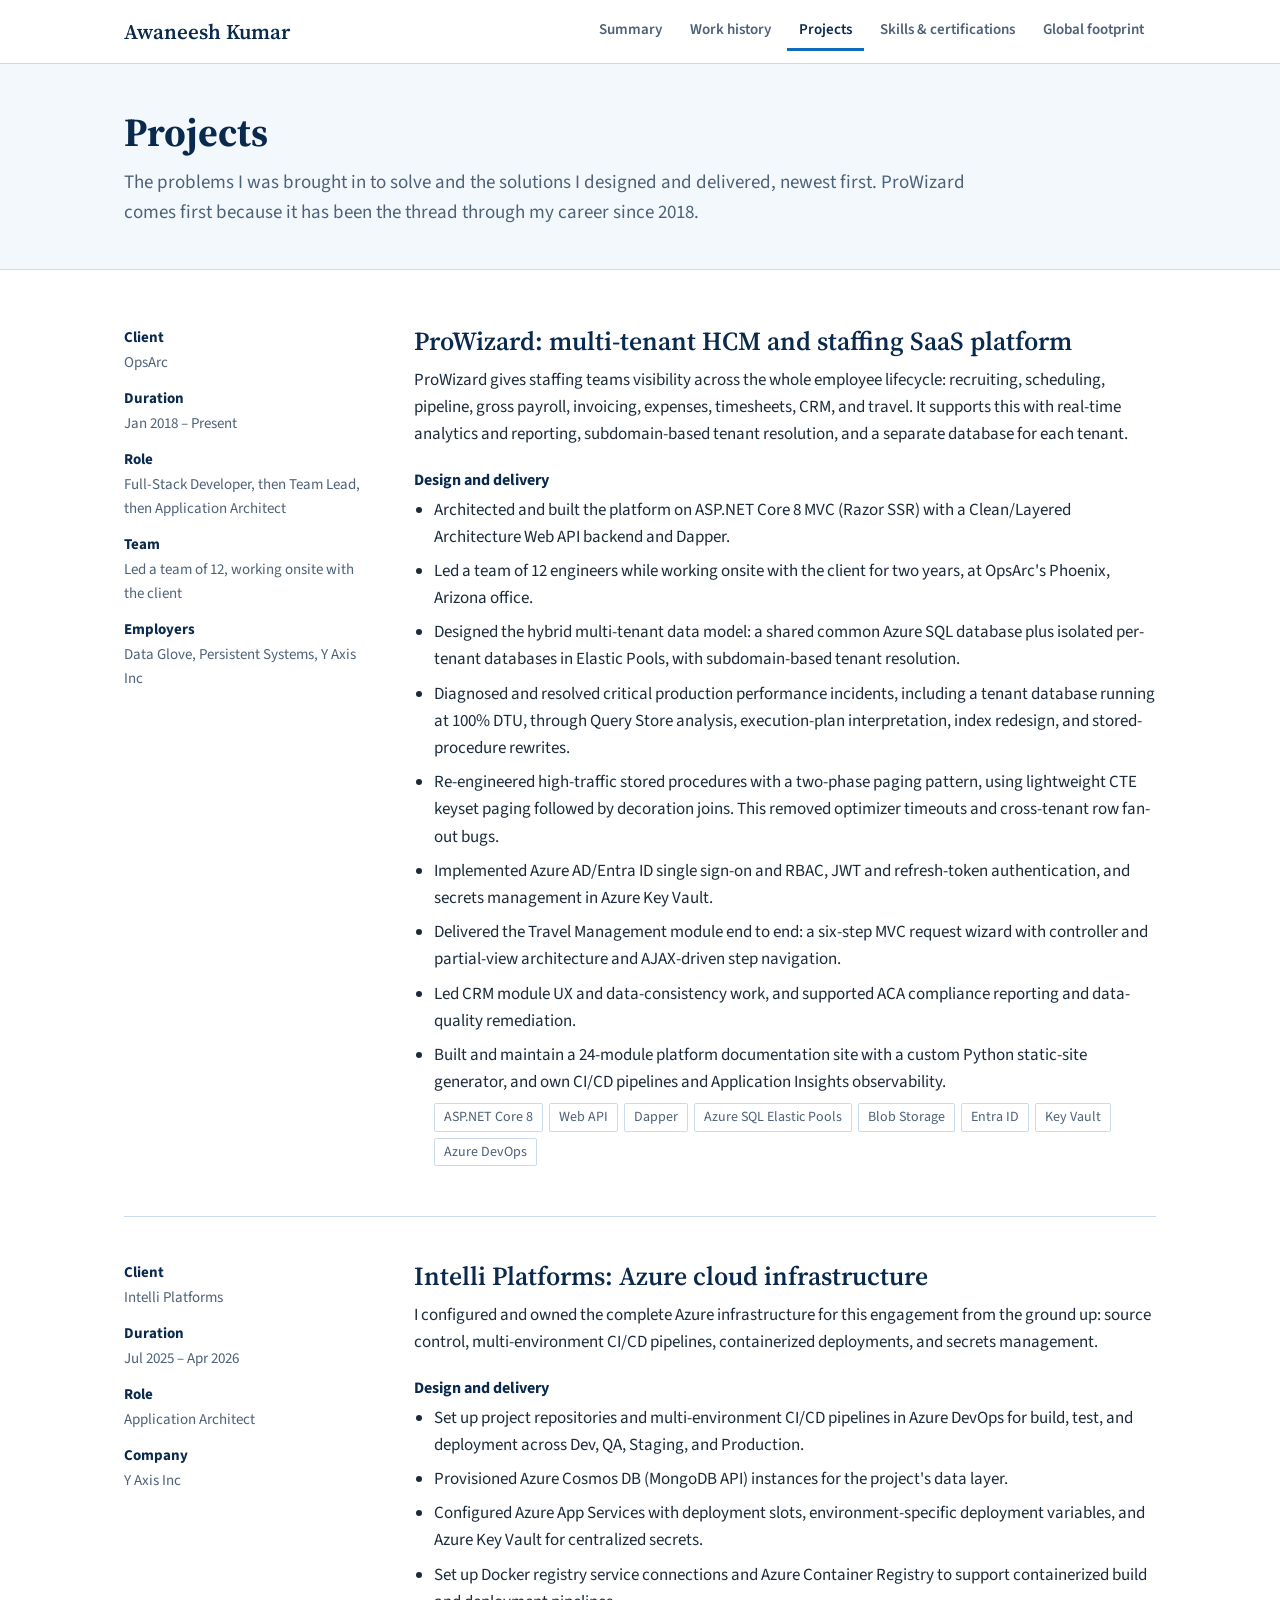
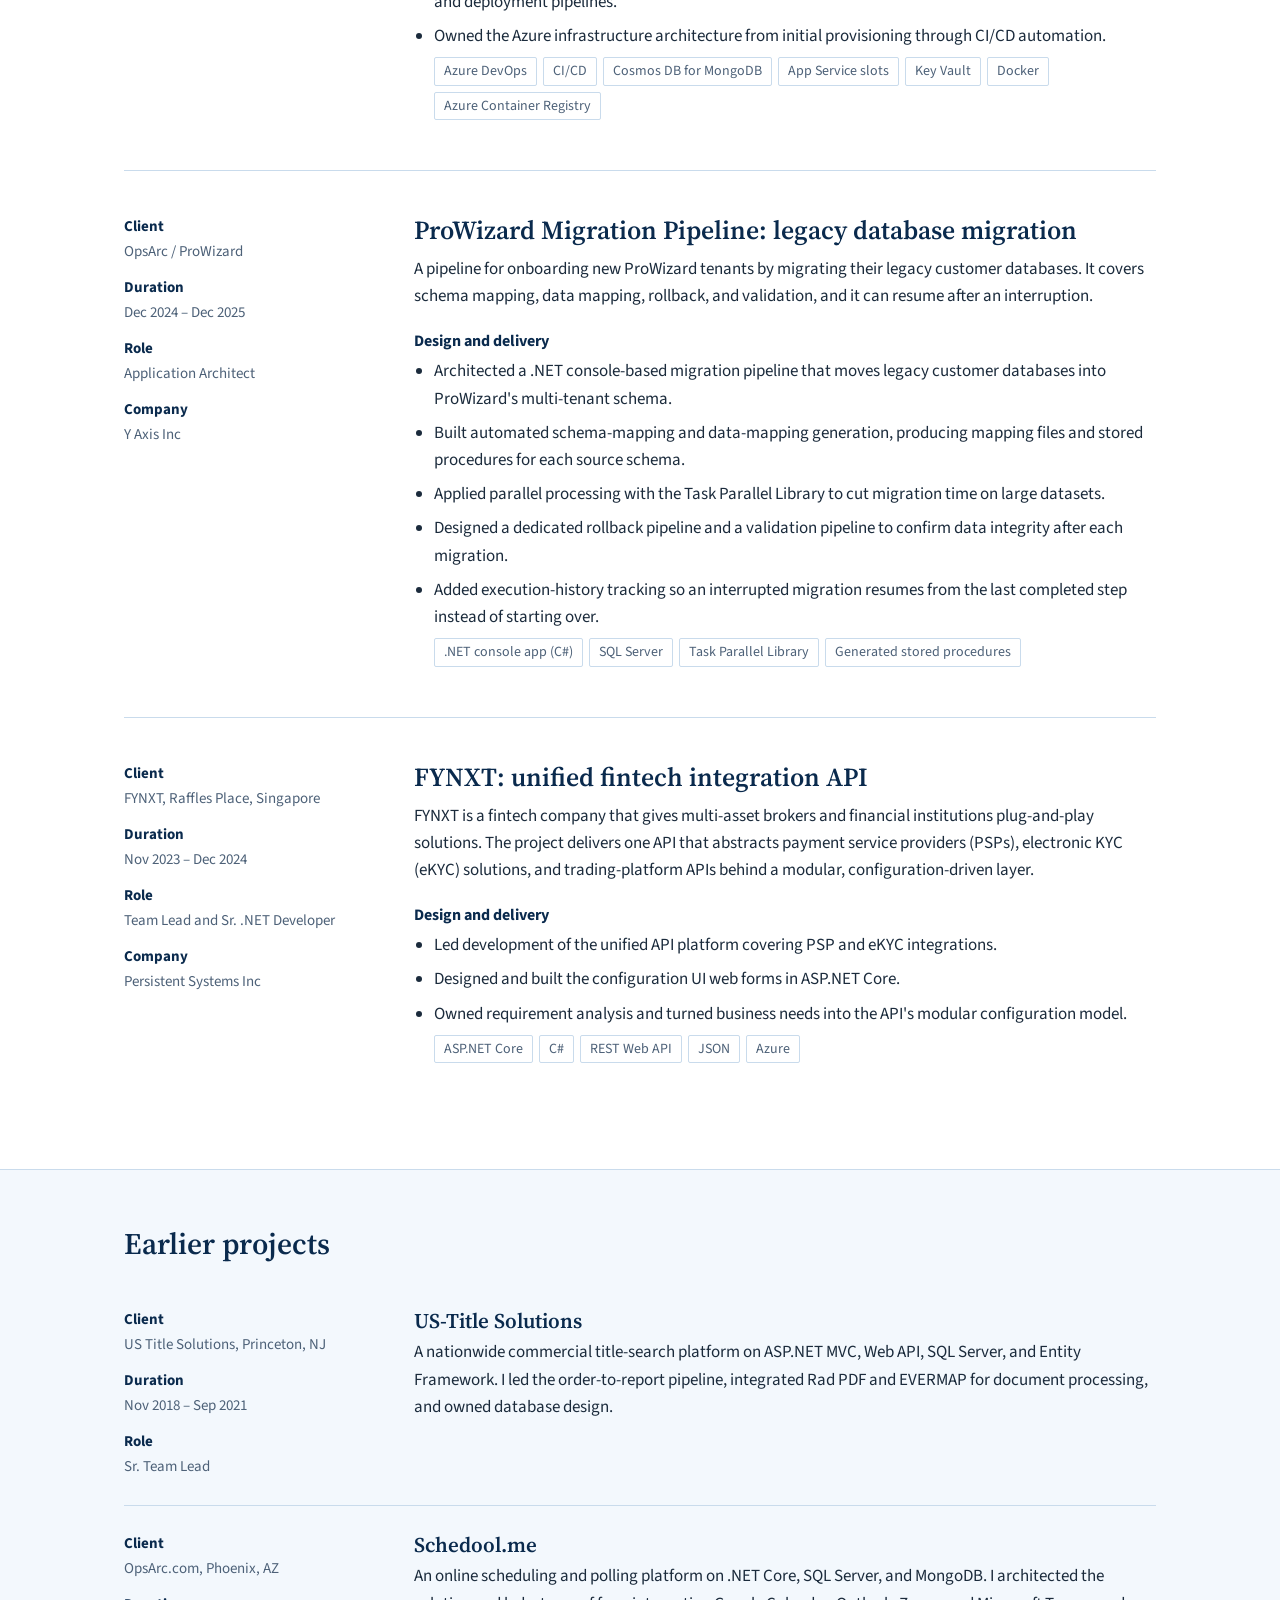
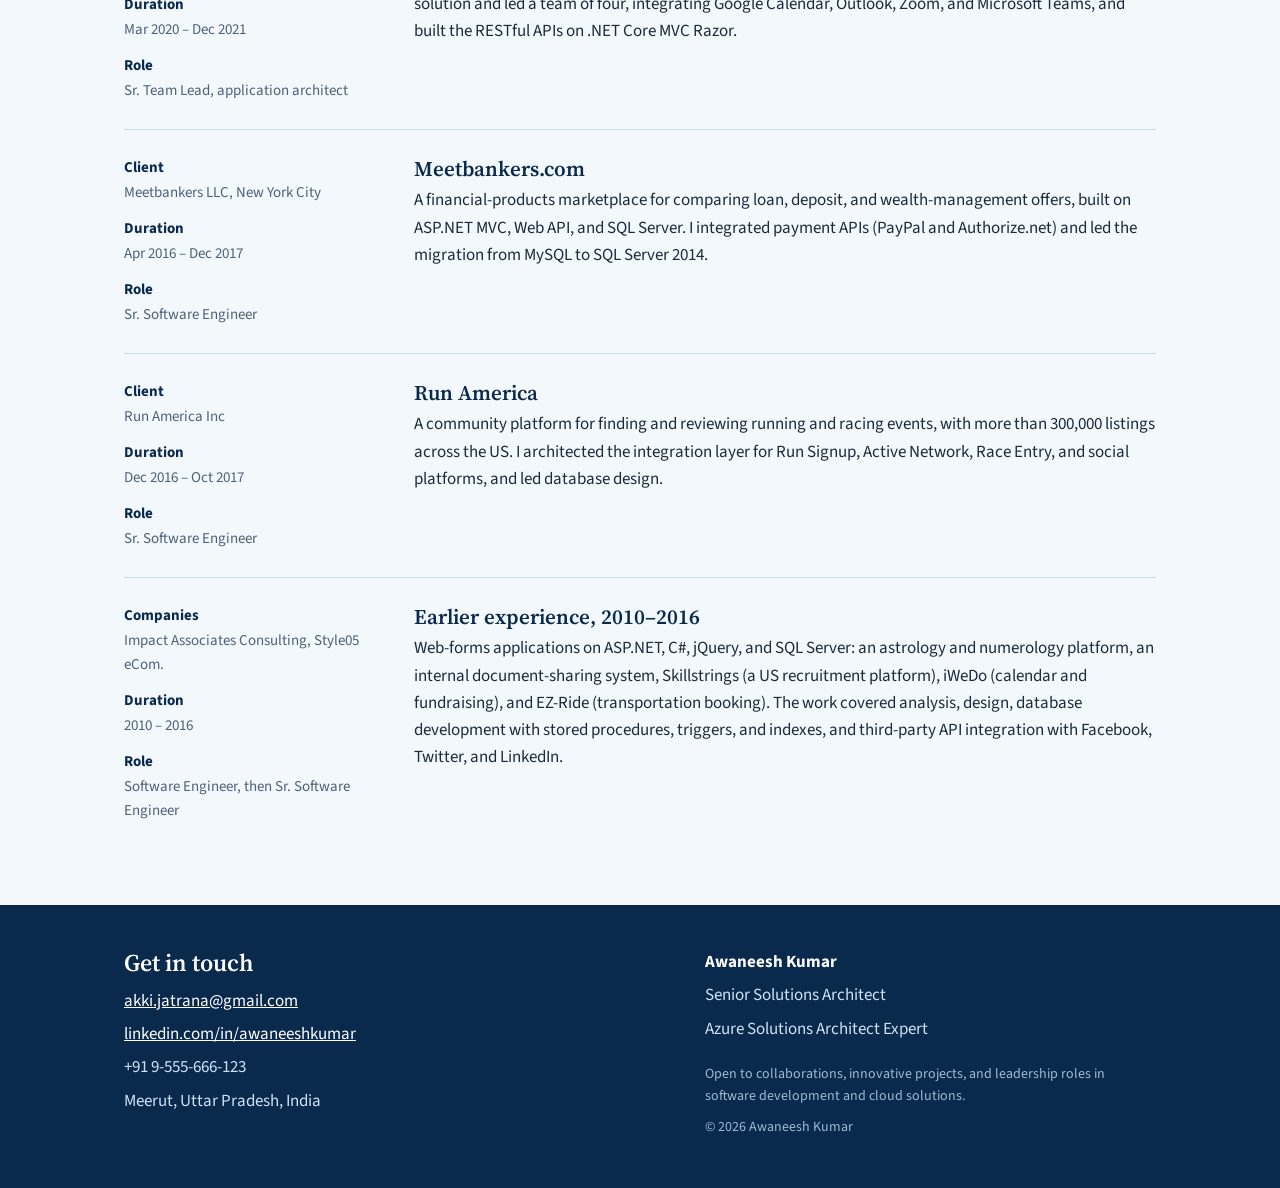
<file: projects.html>
<!doctype html>
<html lang="en">
<head>
<meta charset="utf-8">
<meta name="viewport" content="width=device-width, initial-scale=1">
<title>Projects | Awaneesh Kumar</title>
<meta name="description" content="Selected projects by Awaneesh Kumar: ProWizard, the ProWizard Migration Pipeline, Intelli Platforms, FYNXT, and earlier work.">
<meta name="theme-color" content="#0B3C6F">
<link rel="preconnect" href="https://fonts.googleapis.com">
<link rel="preconnect" href="https://fonts.gstatic.com" crossorigin>
<link href="https://fonts.googleapis.com/css2?family=Source+Sans+3:wght@400;600;700&family=Source+Serif+4:wght@500;600;700&display=swap" rel="stylesheet">
<link rel="stylesheet" href="assets/style.css">
</head>
<body>
<div id="site-header"></div>
<main id="main">

<div class="banner"><div class="wrap"><h1>Projects</h1><p>The problems I was brought in to solve and the solutions I designed and delivered, newest first. ProWizard comes first because it has been the thread through my career since 2018.</p></div></div>
<section class="block">
  <div class="wrap">

    <article class="project" id="prowizard">
      <dl class="meta"><dt>Client</dt><dd>OpsArc</dd><dt>Duration</dt><dd>Jan 2018 &ndash; Present</dd><dt>Role</dt><dd>Full-Stack Developer, then Team Lead, then Application Architect</dd><dt>Team</dt><dd>Led a team of 12, working onsite with the client</dd><dt>Employers</dt><dd>Data Glove, Persistent Systems, Y Axis Inc</dd></dl>
      <div>
        <h3>ProWizard: multi-tenant HCM and staffing SaaS platform</h3>
        <p>ProWizard gives staffing teams visibility across the whole employee lifecycle: recruiting, scheduling, pipeline, gross payroll, invoicing, expenses, timesheets, CRM, and travel. It supports this with real-time analytics and reporting, subdomain-based tenant resolution, and a separate database for each tenant.</p>
        <h4>Design and delivery</h4>
        <ul><li>Architected and built the platform on ASP.NET Core 8 MVC (Razor SSR) with a Clean/Layered Architecture Web API backend and Dapper.</li><li>Led a team of 12 engineers while working onsite with the client for two years, at OpsArc's Phoenix, Arizona office.</li><li>Designed the hybrid multi-tenant data model: a shared common Azure SQL database plus isolated per-tenant databases in Elastic Pools, with subdomain-based tenant resolution.</li><li>Diagnosed and resolved critical production performance incidents, including a tenant database running at 100% DTU, through Query Store analysis, execution-plan interpretation, index redesign, and stored-procedure rewrites.</li><li>Re-engineered high-traffic stored procedures with a two-phase paging pattern, using lightweight CTE keyset paging followed by decoration joins. This removed optimizer timeouts and cross-tenant row fan-out bugs.</li><li>Implemented Azure AD/Entra ID single sign-on and RBAC, JWT and refresh-token authentication, and secrets management in Azure Key Vault.</li><li>Delivered the Travel Management module end to end: a six-step MVC request wizard with controller and partial-view architecture and AJAX-driven step navigation.</li><li>Led CRM module UX and data-consistency work, and supported ACA compliance reporting and data-quality remediation.</li><li>Built and maintain a 24-module platform documentation site with a custom Python static-site generator, and own CI/CD pipelines and Application Insights observability.</li></ul>
        <ul class="stack"><li>ASP.NET Core 8</li><li>Web API</li><li>Dapper</li><li>Azure SQL Elastic Pools</li><li>Blob Storage</li><li>Entra ID</li><li>Key Vault</li><li>Azure DevOps</li></ul>
      </div>
    </article>

    <article class="project" id="intelli">
      <dl class="meta"><dt>Client</dt><dd>Intelli Platforms</dd><dt>Duration</dt><dd>Jul 2025 &ndash; Apr 2026</dd><dt>Role</dt><dd>Application Architect</dd><dt>Company</dt><dd>Y Axis Inc</dd></dl>
      <div>
        <h3>Intelli Platforms: Azure cloud infrastructure</h3>
        <p>I configured and owned the complete Azure infrastructure for this engagement from the ground up: source control, multi-environment CI/CD pipelines, containerized deployments, and secrets management.</p>
        <h4>Design and delivery</h4>
        <ul><li>Set up project repositories and multi-environment CI/CD pipelines in Azure DevOps for build, test, and deployment across Dev, QA, Staging, and Production.</li><li>Provisioned Azure Cosmos DB (MongoDB API) instances for the project's data layer.</li><li>Configured Azure App Services with deployment slots, environment-specific deployment variables, and Azure Key Vault for centralized secrets.</li><li>Set up Docker registry service connections and Azure Container Registry to support containerized build and deployment pipelines.</li><li>Owned the Azure infrastructure architecture from initial provisioning through CI/CD automation.</li></ul>
        <ul class="stack"><li>Azure DevOps</li><li>CI/CD</li><li>Cosmos DB for MongoDB</li><li>App Service slots</li><li>Key Vault</li><li>Docker</li><li>Azure Container Registry</li></ul>
      </div>
    </article>

    <article class="project" id="migration">
      <dl class="meta"><dt>Client</dt><dd>OpsArc / ProWizard</dd><dt>Duration</dt><dd>Dec 2024 &ndash; Dec 2025</dd><dt>Role</dt><dd>Application Architect</dd><dt>Company</dt><dd>Y Axis Inc</dd></dl>
      <div>
        <h3>ProWizard Migration Pipeline: legacy database migration</h3>
        <p>A pipeline for onboarding new ProWizard tenants by migrating their legacy customer databases. It covers schema mapping, data mapping, rollback, and validation, and it can resume after an interruption.</p>
        <h4>Design and delivery</h4>
        <ul><li>Architected a .NET console-based migration pipeline that moves legacy customer databases into ProWizard's multi-tenant schema.</li><li>Built automated schema-mapping and data-mapping generation, producing mapping files and stored procedures for each source schema.</li><li>Applied parallel processing with the Task Parallel Library to cut migration time on large datasets.</li><li>Designed a dedicated rollback pipeline and a validation pipeline to confirm data integrity after each migration.</li><li>Added execution-history tracking so an interrupted migration resumes from the last completed step instead of starting over.</li></ul>
        <ul class="stack"><li>.NET console app (C#)</li><li>SQL Server</li><li>Task Parallel Library</li><li>Generated stored procedures</li></ul>
      </div>
    </article>

    <article class="project" id="fynxt">
      <dl class="meta"><dt>Client</dt><dd>FYNXT, Raffles Place, Singapore</dd><dt>Duration</dt><dd>Nov 2023 &ndash; Dec 2024</dd><dt>Role</dt><dd>Team Lead and Sr. .NET Developer</dd><dt>Company</dt><dd>Persistent Systems Inc</dd></dl>
      <div>
        <h3>FYNXT: unified fintech integration API</h3>
        <p>FYNXT is a fintech company that gives multi-asset brokers and financial institutions plug-and-play solutions. The project delivers one API that abstracts payment service providers (PSPs), electronic KYC (eKYC) solutions, and trading-platform APIs behind a modular, configuration-driven layer.</p>
        <h4>Design and delivery</h4>
        <ul><li>Led development of the unified API platform covering PSP and eKYC integrations.</li><li>Designed and built the configuration UI web forms in ASP.NET Core.</li><li>Owned requirement analysis and turned business needs into the API's modular configuration model.</li></ul>
        <ul class="stack"><li>ASP.NET Core</li><li>C#</li><li>REST Web API</li><li>JSON</li><li>Azure</li></ul>
      </div>
    </article>

  </div>
</section>

<section class="block alt">
  <div class="wrap">
    <h2>Earlier projects</h2>

    <article class="project compact" id="us-title">
      <dl class="meta"><dt>Client</dt><dd>US Title Solutions, Princeton, NJ</dd><dt>Duration</dt><dd>Nov 2018 &ndash; Sep 2021</dd><dt>Role</dt><dd>Sr. Team Lead</dd></dl>
      <div><h3>US-Title Solutions</h3><p>A nationwide commercial title-search platform on ASP.NET MVC, Web API, SQL Server, and Entity Framework. I led the order-to-report pipeline, integrated Rad PDF and EVERMAP for document processing, and owned database design.</p></div>
    </article>

    <article class="project compact" id="schedool">
      <dl class="meta"><dt>Client</dt><dd>OpsArc.com, Phoenix, AZ</dd><dt>Duration</dt><dd>Mar 2020 &ndash; Dec 2021</dd><dt>Role</dt><dd>Sr. Team Lead, application architect</dd></dl>
      <div><h3>Schedool.me</h3><p>An online scheduling and polling platform on .NET Core, SQL Server, and MongoDB. I architected the solution and led a team of four, integrating Google Calendar, Outlook, Zoom, and Microsoft Teams, and built the RESTful APIs on .NET Core MVC Razor.</p></div>
    </article>

    <article class="project compact" id="meetbankers">
      <dl class="meta"><dt>Client</dt><dd>Meetbankers LLC, New York City</dd><dt>Duration</dt><dd>Apr 2016 &ndash; Dec 2017</dd><dt>Role</dt><dd>Sr. Software Engineer</dd></dl>
      <div><h3>Meetbankers.com</h3><p>A financial-products marketplace for comparing loan, deposit, and wealth-management offers, built on ASP.NET MVC, Web API, and SQL Server. I integrated payment APIs (PayPal and Authorize.net) and led the migration from MySQL to SQL Server 2014.</p></div>
    </article>

    <article class="project compact" id="run-america">
      <dl class="meta"><dt>Client</dt><dd>Run America Inc</dd><dt>Duration</dt><dd>Dec 2016 &ndash; Oct 2017</dd><dt>Role</dt><dd>Sr. Software Engineer</dd></dl>
      <div><h3>Run America</h3><p>A community platform for finding and reviewing running and racing events, with more than 300,000 listings across the US. I architected the integration layer for Run Signup, Active Network, Race Entry, and social platforms, and led database design.</p></div>
    </article>

    <article class="project compact" id="earlier">
      <dl class="meta"><dt>Companies</dt><dd>Impact Associates Consulting, Style05 eCom.</dd><dt>Duration</dt><dd>2010 &ndash; 2016</dd><dt>Role</dt><dd>Software Engineer, then Sr. Software Engineer</dd></dl>
      <div><h3>Earlier experience, 2010&ndash;2016</h3><p>Web-forms applications on ASP.NET, C#, jQuery, and SQL Server: an astrology and numerology platform, an internal document-sharing system, Skillstrings (a US recruitment platform), iWeDo (calendar and fundraising), and EZ-Ride (transportation booking). The work covered analysis, design, database development with stored procedures, triggers, and indexes, and third-party API integration with Facebook, Twitter, and LinkedIn.</p></div>
    </article>
  </div>
</section>
</main>
<div id="site-footer"></div>
<script src="assets/jquery.min.js"></script>
<script src="assets/site.js"></script>
</body>
</html>
</file>
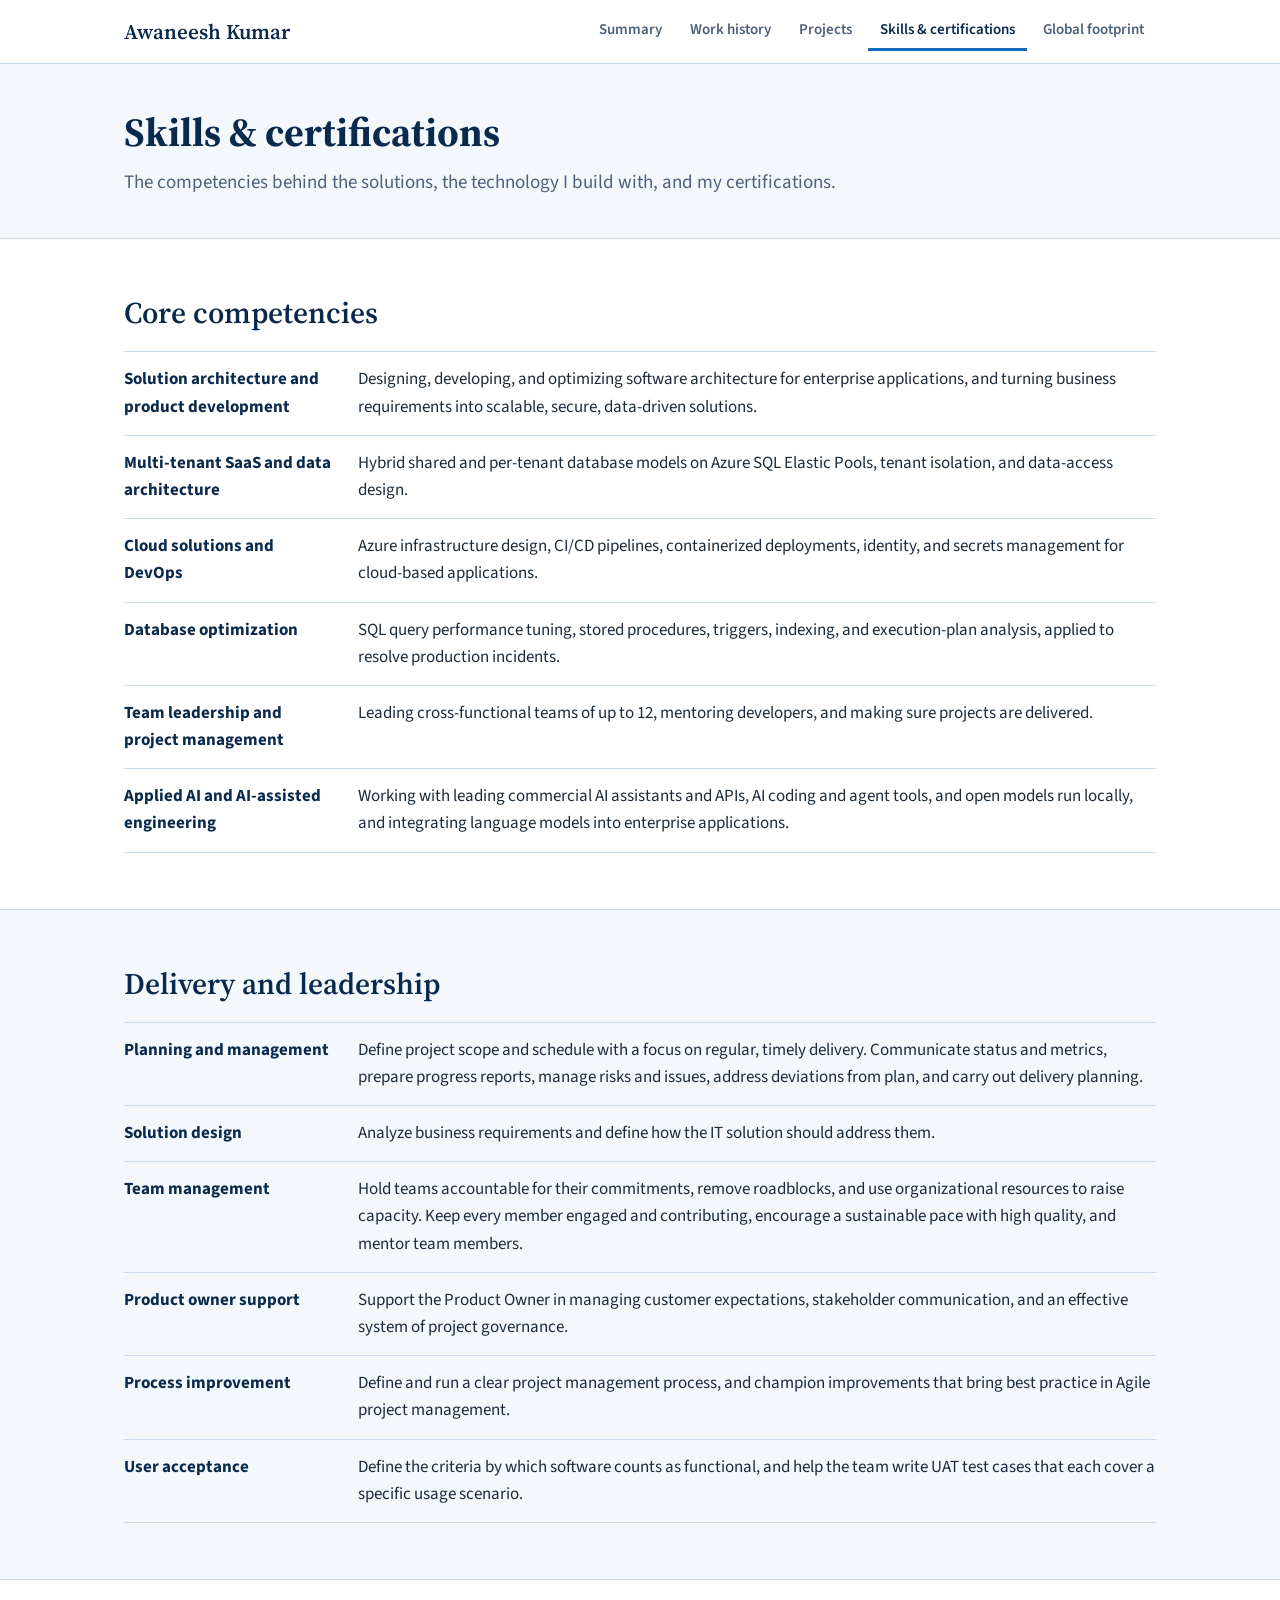
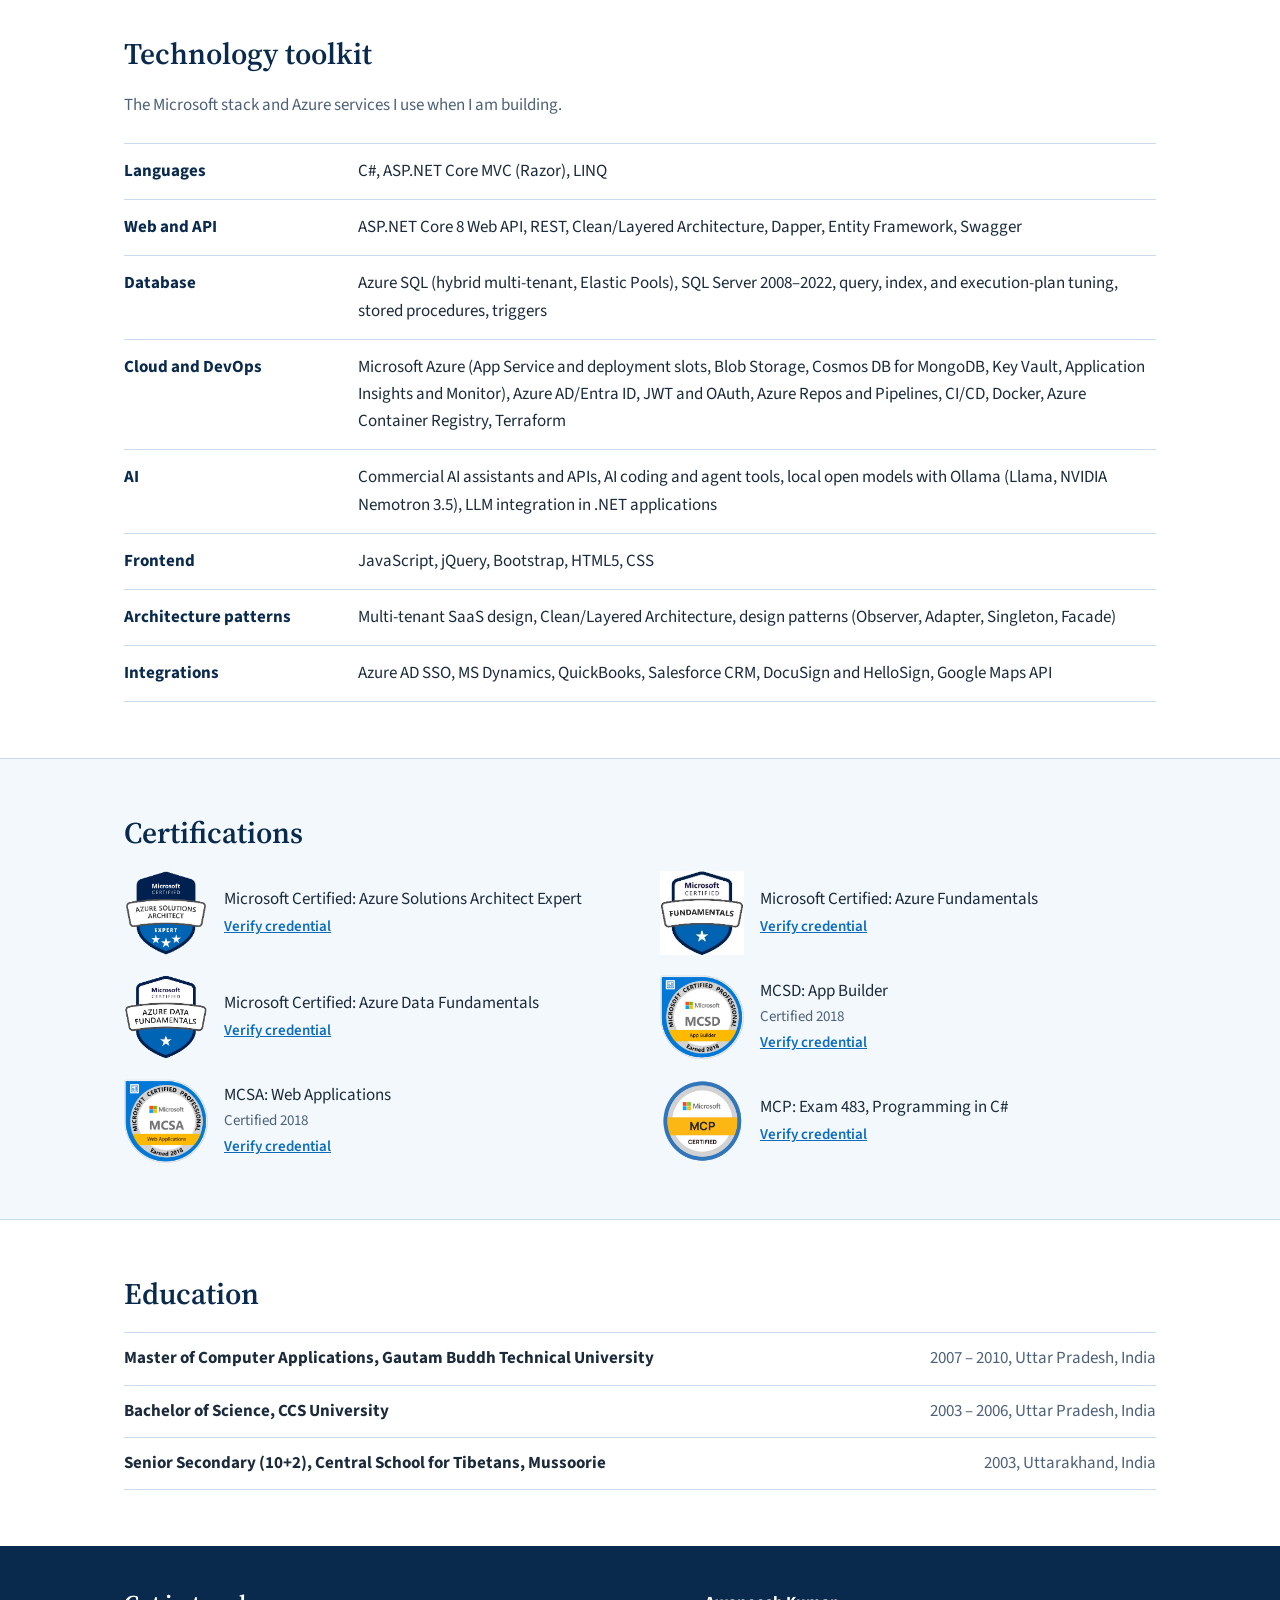
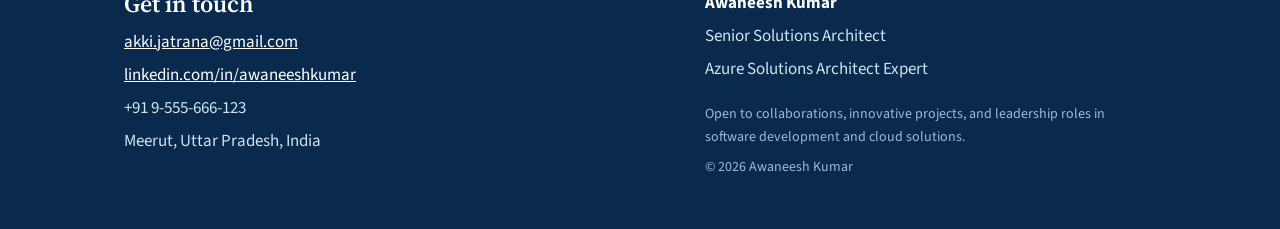
<file: skills.html>
<!doctype html>
<html lang="en">
<head>
<meta charset="utf-8">
<meta name="viewport" content="width=device-width, initial-scale=1">
<title>Skills & certifications | Awaneesh Kumar</title>
<meta name="description" content="Core competencies, technology toolkit, Microsoft certifications, and education of Awaneesh Kumar, Senior Solutions Architect.">
<meta name="theme-color" content="#0B3C6F">
<link rel="preconnect" href="https://fonts.googleapis.com">
<link rel="preconnect" href="https://fonts.gstatic.com" crossorigin>
<link href="https://fonts.googleapis.com/css2?family=Source+Sans+3:wght@400;600;700&family=Source+Serif+4:wght@500;600;700&display=swap" rel="stylesheet">
<link rel="stylesheet" href="assets/style.css">
</head>
<body>
<div id="site-header"></div>
<main id="main">

<div class="banner"><div class="wrap"><h1>Skills &amp; certifications</h1><p>The competencies behind the solutions, the technology I build with, and my certifications.</p></div></div>
<section class="block">
  <div class="wrap">
    <h2>Core competencies</h2>
    <dl class="rows"><div><dt>Solution architecture and product development</dt><dd>Designing, developing, and optimizing software architecture for enterprise applications, and turning business requirements into scalable, secure, data-driven solutions.</dd></div><div><dt>Multi-tenant SaaS and data architecture</dt><dd>Hybrid shared and per-tenant database models on Azure SQL Elastic Pools, tenant isolation, and data-access design.</dd></div><div><dt>Cloud solutions and DevOps</dt><dd>Azure infrastructure design, CI/CD pipelines, containerized deployments, identity, and secrets management for cloud-based applications.</dd></div><div><dt>Database optimization</dt><dd>SQL query performance tuning, stored procedures, triggers, indexing, and execution-plan analysis, applied to resolve production incidents.</dd></div><div><dt>Team leadership and project management</dt><dd>Leading cross-functional teams of up to 12, mentoring developers, and making sure projects are delivered.</dd></div><div><dt>Applied AI and AI-assisted engineering</dt><dd>Working with leading commercial AI assistants and APIs, AI coding and agent tools, and open models run locally, and integrating language models into enterprise applications.</dd></div></dl>
  </div>
</section>

<section class="block alt">
  <div class="wrap">
    <h2>Delivery and leadership</h2>
    <dl class="rows"><div><dt>Planning and management</dt><dd>Define project scope and schedule with a focus on regular, timely delivery. Communicate status and metrics, prepare progress reports, manage risks and issues, address deviations from plan, and carry out delivery planning.</dd></div><div><dt>Solution design</dt><dd>Analyze business requirements and define how the IT solution should address them.</dd></div><div><dt>Team management</dt><dd>Hold teams accountable for their commitments, remove roadblocks, and use organizational resources to raise capacity. Keep every member engaged and contributing, encourage a sustainable pace with high quality, and mentor team members.</dd></div><div><dt>Product owner support</dt><dd>Support the Product Owner in managing customer expectations, stakeholder communication, and an effective system of project governance.</dd></div><div><dt>Process improvement</dt><dd>Define and run a clear project management process, and champion improvements that bring best practice in Agile project management.</dd></div><div><dt>User acceptance</dt><dd>Define the criteria by which software counts as functional, and help the team write UAT test cases that each cover a specific usage scenario.</dd></div></dl>
  </div>
</section>

<section class="block">
  <div class="wrap">
    <h2>Technology toolkit</h2>
    <p style="color:var(--muted);max-width:40em;margin-bottom:24px">The Microsoft stack and Azure services I use when I am building.</p>
    <dl class="rows"><div><dt>Languages</dt><dd>C#, ASP.NET Core MVC (Razor), LINQ</dd></div><div><dt>Web and API</dt><dd>ASP.NET Core 8 Web API, REST, Clean/Layered Architecture, Dapper, Entity Framework, Swagger</dd></div><div><dt>Database</dt><dd>Azure SQL (hybrid multi-tenant, Elastic Pools), SQL Server 2008&ndash;2022, query, index, and execution-plan tuning, stored procedures, triggers</dd></div><div><dt>Cloud and DevOps</dt><dd>Microsoft Azure (App Service and deployment slots, Blob Storage, Cosmos DB for MongoDB, Key Vault, Application Insights and Monitor), Azure AD/Entra ID, JWT and OAuth, Azure Repos and Pipelines, CI/CD, Docker, Azure Container Registry, Terraform</dd></div><div><dt>AI</dt><dd>Commercial AI assistants and APIs, AI coding and agent tools, local open models with Ollama (Llama, NVIDIA Nemotron 3.5), LLM integration in .NET applications</dd></div><div><dt>Frontend</dt><dd>JavaScript, jQuery, Bootstrap, HTML5, CSS</dd></div><div><dt>Architecture patterns</dt><dd>Multi-tenant SaaS design, Clean/Layered Architecture, design patterns (Observer, Adapter, Singleton, Facade)</dd></div><div><dt>Integrations</dt><dd>Azure AD SSO, MS Dynamics, QuickBooks, Salesforce CRM, DocuSign and HelloSign, Google Maps API</dd></div></dl>
  </div>
</section>

<section class="block alt">
  <div class="wrap">
    <h2>Certifications</h2>
    <ul class="certs">
      <li><img src="assets/image5.png" alt=""><div>Microsoft Certified: Azure Solutions Architect Expert<br><a class="verify" href="https://learn.microsoft.com/en-in/users/awaneeshkumar/credentials/ef5b19db76340fc7" target="_blank" rel="noopener">Verify credential</a></div></li>
      <li><img src="assets/image4.jpeg" alt=""><div>Microsoft Certified: Azure Fundamentals<br><a class="verify" href="https://learn.microsoft.com/en-us/users/awaneeshkumar/credentials/9f5bb9b135498b75" target="_blank" rel="noopener">Verify credential</a></div></li>
      <li><img src="assets/image3.png" alt=""><div>Microsoft Certified: Azure Data Fundamentals<br><a class="verify" href="https://learn.microsoft.com/en-us/users/awaneeshkumar/credentials/eab1a8c6211c57a9" target="_blank" rel="noopener">Verify credential</a></div></li>
      <li><img src="assets/image2.png" alt=""><div>MCSD: App Builder<span class="when">Certified 2018</span><a class="verify" href="https://www.credly.com/badges/18d7cdba-0333-4155-811e-3473fb80846e" target="_blank" rel="noopener">Verify credential</a></div></li>
      <li><img src="assets/image1.png" alt=""><div>MCSA: Web Applications<span class="when">Certified 2018</span><a class="verify" href="https://www.credly.com/badges/7c1bbc31-ce61-4485-bfe4-21cfad146049" target="_blank" rel="noopener">Verify credential</a></div></li>
      <li><img src="assets/mcp.png" alt=""><div>MCP: Exam 483, Programming in C#<br><a class="verify" href="https://www.credly.com/badges/b81760a1-c7fd-4b12-b918-03f4712b1b26" target="_blank" rel="noopener">Verify credential</a></div></li>
    </ul>
  </div>
</section>

<section class="block">
  <div class="wrap">
    <h2>Education</h2>
    <ul class="edu">
      <li><strong>Master of Computer Applications, Gautam Buddh Technical University</strong><span>2007 &ndash; 2010, Uttar Pradesh, India</span></li>
      <li><strong>Bachelor of Science, CCS University</strong><span>2003 &ndash; 2006, Uttar Pradesh, India</span></li>
      <li><strong>Senior Secondary (10+2), Central School for Tibetans, Mussoorie</strong><span>2003, Uttarakhand, India</span></li>
    </ul>
  </div>
</section>
</main>
<div id="site-footer"></div>
<script src="assets/jquery.min.js"></script>
<script src="assets/site.js"></script>
</body>
</html>
</file>
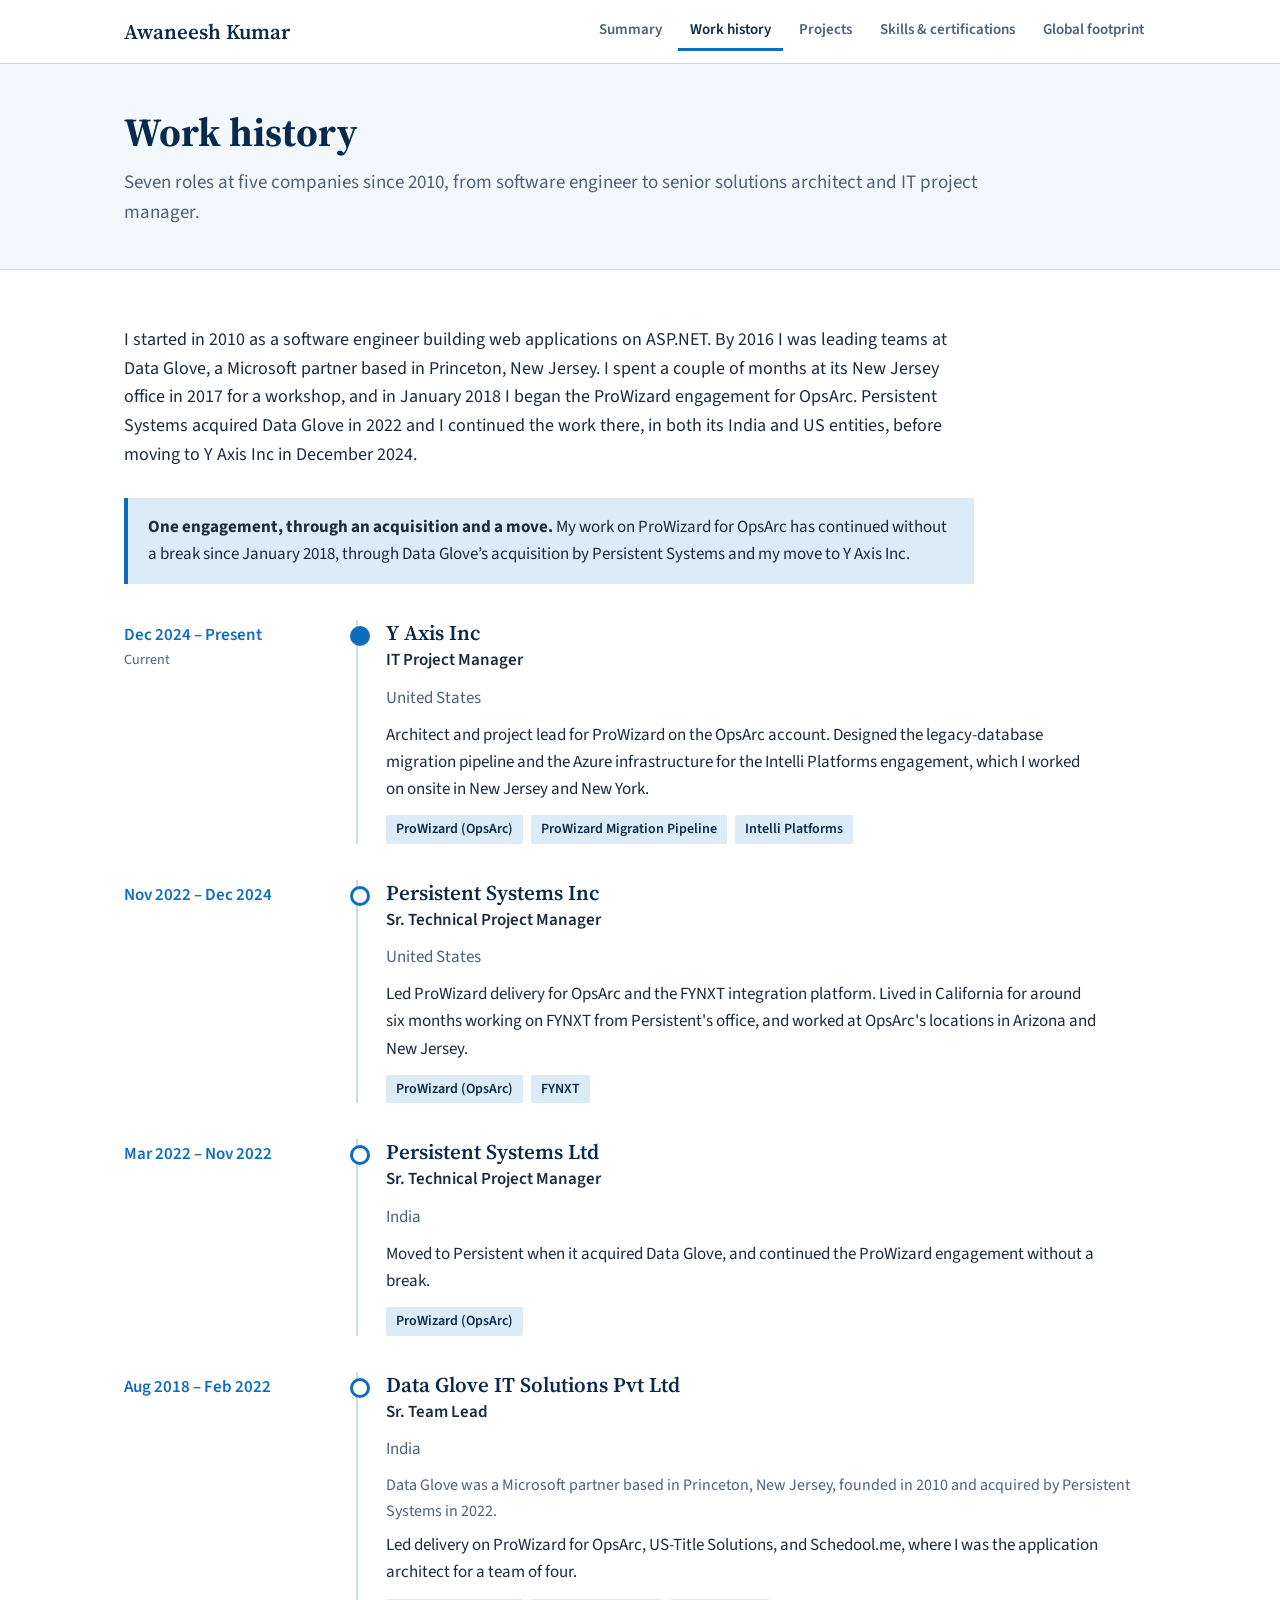
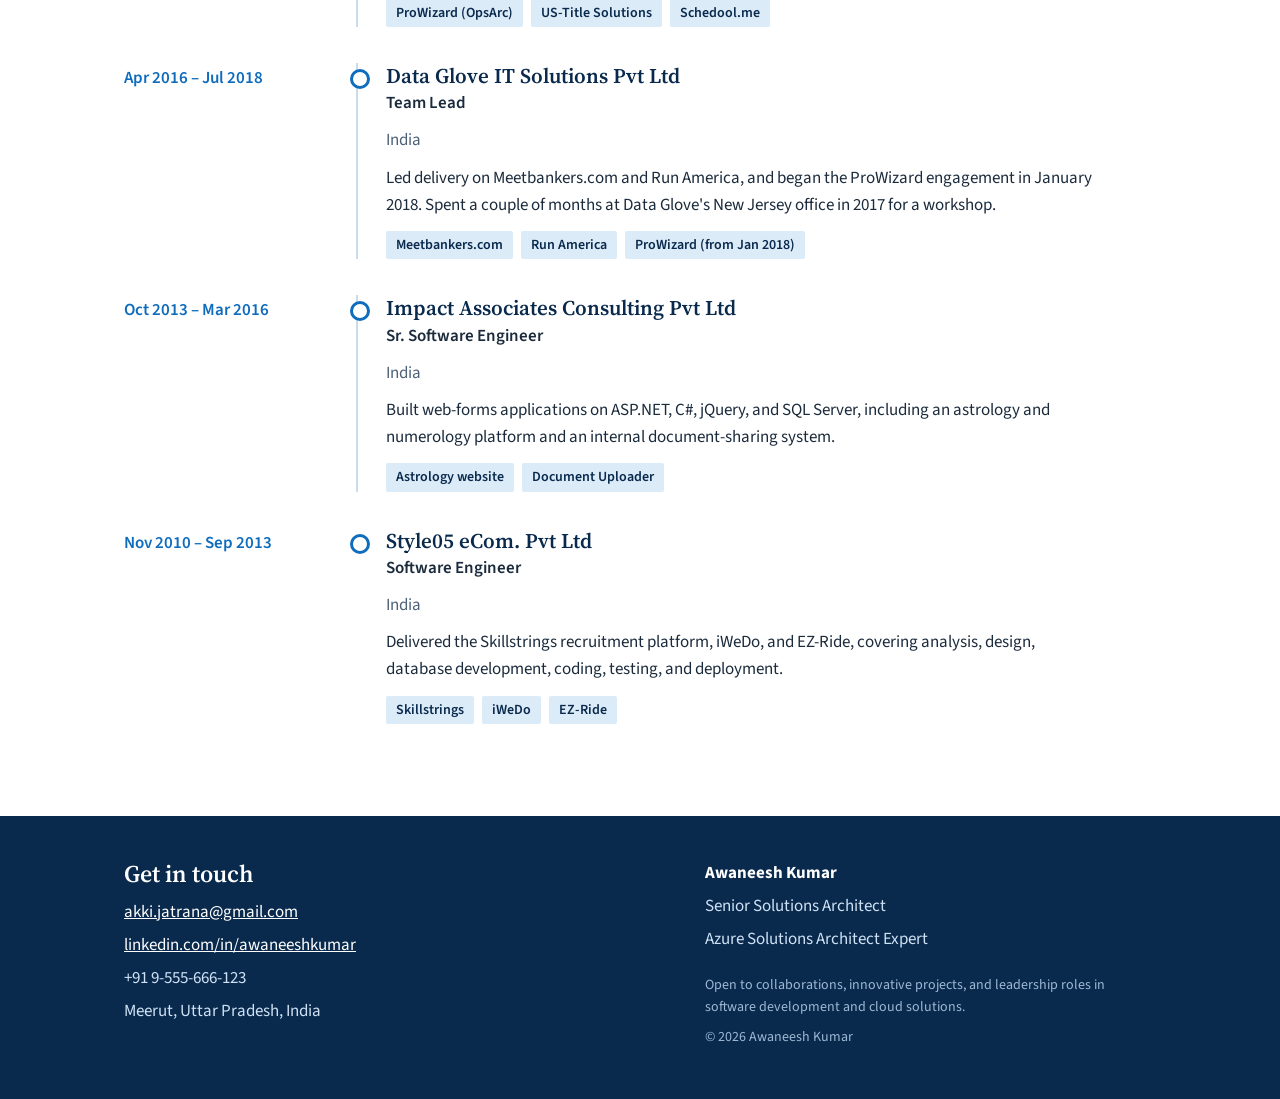
<file: work-history.html>
<!doctype html>
<html lang="en">
<head>
<meta charset="utf-8">
<meta name="viewport" content="width=device-width, initial-scale=1">
<title>Work history | Awaneesh Kumar</title>
<meta name="description" content="Awaneesh Kumar's career timeline: seven roles at five companies from 2010 to the present.">
<meta name="theme-color" content="#0B3C6F">
<link rel="preconnect" href="https://fonts.googleapis.com">
<link rel="preconnect" href="https://fonts.gstatic.com" crossorigin>
<link href="https://fonts.googleapis.com/css2?family=Source+Sans+3:wght@400;600;700&family=Source+Serif+4:wght@500;600;700&display=swap" rel="stylesheet">
<link rel="stylesheet" href="assets/style.css">
</head>
<body>
<div id="site-header"></div>
<main id="main">

<div class="banner"><div class="wrap"><h1>Work history</h1><p>Seven roles at five companies since 2010, from software engineer to senior solutions architect and IT project manager.</p></div></div>
<section class="block">
  <div class="wrap">
    <div class="prose arc-intro">
      <p>I started in 2010 as a software engineer building web applications on ASP.NET. By 2016 I was leading teams at Data Glove, a Microsoft partner based in Princeton, New Jersey. I spent a couple of months at its New Jersey office in 2017 for a workshop, and in January 2018 I began the ProWizard engagement for OpsArc. Persistent Systems acquired Data Glove in 2022 and I continued the work there, in both its India and US entities, before moving to Y Axis Inc in December 2024.</p>
    </div>
    <p class="note"><strong>One engagement, through an acquisition and a move.</strong> My work on ProWizard for OpsArc has continued without a break since January 2018, through Data Glove&rsquo;s acquisition by Persistent Systems and my move to Y Axis Inc.</p>
    <ol class="timeline">
      <li class="current">
        <div class="when">Dec 2024 &ndash; Present<small>Current</small></div>
        <div class="what">
          <h3>Y Axis Inc</h3>
          <p class="title">IT Project Manager</p>
          <p class="where">United States</p>
          
          <p class="desc">Architect and project lead for ProWizard on the OpsArc account. Designed the legacy-database migration pipeline and the Azure infrastructure for the Intelli Platforms engagement, which I worked on onsite in New Jersey and New York.</p>
          <ul class="chips" aria-label="Projects"><li><a href="projects.html#prowizard">ProWizard (OpsArc)</a></li><li><a href="projects.html#migration">ProWizard Migration Pipeline</a></li><li><a href="projects.html#intelli">Intelli Platforms</a></li></ul>
        </div>
      </li>
      <li>
        <div class="when">Nov 2022 &ndash; Dec 2024</div>
        <div class="what">
          <h3>Persistent Systems Inc</h3>
          <p class="title">Sr. Technical Project Manager</p>
          <p class="where">United States</p>
          
          <p class="desc">Led ProWizard delivery for OpsArc and the FYNXT integration platform. Lived in California for around six months working on FYNXT from Persistent's office, and worked at OpsArc's locations in Arizona and New Jersey.</p>
          <ul class="chips" aria-label="Projects"><li><a href="projects.html#prowizard">ProWizard (OpsArc)</a></li><li><a href="projects.html#fynxt">FYNXT</a></li></ul>
        </div>
      </li>
      <li>
        <div class="when">Mar 2022 &ndash; Nov 2022</div>
        <div class="what">
          <h3>Persistent Systems Ltd</h3>
          <p class="title">Sr. Technical Project Manager</p>
          <p class="where">India</p>
          
          <p class="desc">Moved to Persistent when it acquired Data Glove, and continued the ProWizard engagement without a break.</p>
          <ul class="chips" aria-label="Projects"><li><a href="projects.html#prowizard">ProWizard (OpsArc)</a></li></ul>
        </div>
      </li>
      <li>
        <div class="when">Aug 2018 &ndash; Feb 2022</div>
        <div class="what">
          <h3>Data Glove IT Solutions Pvt Ltd</h3>
          <p class="title">Sr. Team Lead</p>
          <p class="where">India</p>
          <p class="ctx">Data Glove was a Microsoft partner based in Princeton, New Jersey, founded in 2010 and acquired by Persistent Systems in 2022.</p>
          <p class="desc">Led delivery on ProWizard for OpsArc, US-Title Solutions, and Schedool.me, where I was the application architect for a team of four.</p>
          <ul class="chips" aria-label="Projects"><li><a href="projects.html#prowizard">ProWizard (OpsArc)</a></li><li><a href="projects.html#us-title">US-Title Solutions</a></li><li><a href="projects.html#schedool">Schedool.me</a></li></ul>
        </div>
      </li>
      <li>
        <div class="when">Apr 2016 &ndash; Jul 2018</div>
        <div class="what">
          <h3>Data Glove IT Solutions Pvt Ltd</h3>
          <p class="title">Team Lead</p>
          <p class="where">India</p>
          
          <p class="desc">Led delivery on Meetbankers.com and Run America, and began the ProWizard engagement in January 2018. Spent a couple of months at Data Glove's New Jersey office in 2017 for a workshop.</p>
          <ul class="chips" aria-label="Projects"><li><a href="projects.html#meetbankers">Meetbankers.com</a></li><li><a href="projects.html#run-america">Run America</a></li><li><a href="projects.html#prowizard">ProWizard (from Jan 2018)</a></li></ul>
        </div>
      </li>
      <li>
        <div class="when">Oct 2013 &ndash; Mar 2016</div>
        <div class="what">
          <h3>Impact Associates Consulting Pvt Ltd</h3>
          <p class="title">Sr. Software Engineer</p>
          <p class="where">India</p>
          
          <p class="desc">Built web-forms applications on ASP.NET, C#, jQuery, and SQL Server, including an astrology and numerology platform and an internal document-sharing system.</p>
          <ul class="chips" aria-label="Projects"><li><a href="projects.html#earlier">Astrology website</a></li><li><a href="projects.html#earlier">Document Uploader</a></li></ul>
        </div>
      </li>
      <li>
        <div class="when">Nov 2010 &ndash; Sep 2013</div>
        <div class="what">
          <h3>Style05 eCom. Pvt Ltd</h3>
          <p class="title">Software Engineer</p>
          <p class="where">India</p>
          
          <p class="desc">Delivered the Skillstrings recruitment platform, iWeDo, and EZ-Ride, covering analysis, design, database development, coding, testing, and deployment.</p>
          <ul class="chips" aria-label="Projects"><li><a href="projects.html#earlier">Skillstrings</a></li><li><a href="projects.html#earlier">iWeDo</a></li><li><a href="projects.html#earlier">EZ-Ride</a></li></ul>
        </div>
      </li>
    </ol>
  </div>
</section>
</main>
<div id="site-footer"></div>
<script src="assets/jquery.min.js"></script>
<script src="assets/site.js"></script>
</body>
</html>
</file>
<file: assets/style.css>
:root{
  --navy:#0A2A4D;
  --deep:#0B3C6F;
  --blue:#0F6CBD;
  --sky:#DCEBF8;
  --mist:#F3F8FD;
  --line:#C9DBEC;
  --text:#1B2B3C;
  --muted:#4D6178;
  --serif:"Source Serif 4",Georgia,"Times New Roman",serif;
  --sans:"Source Sans 3","Segoe UI",system-ui,-apple-system,Roboto,Arial,sans-serif;
}
*{box-sizing:border-box}
html{scroll-behavior:smooth}
body{margin:0;font:400 17px/1.6 var(--sans);color:var(--text);background:#fff}
img{max-width:100%;height:auto}
a{color:var(--blue)}
a:focus-visible,button:focus-visible{outline:3px solid #2899F5;outline-offset:2px;border-radius:2px}
.wrap{max-width:1080px;margin:0 auto;padding:0 24px}
h1,h2,h3{font-family:var(--serif);color:var(--navy);line-height:1.2;margin:0}
h2{font-size:30px;font-weight:600;margin-bottom:20px}
h3{font-size:21px;font-weight:600}
p{margin:0 0 14px}
.load-note{background:#FFF4CE;border-bottom:1px solid #E5C95C;color:#3D3000;padding:12px 24px;font-size:15px;line-height:1.5}
.load-note code{background:rgba(0,0,0,.07);padding:1px 5px;border-radius:2px}
.skip{position:absolute;left:-999px}
.skip:focus{left:12px;top:12px;background:#fff;padding:8px 12px;z-index:20}

/* header */
#site-header{position:sticky;top:0;z-index:10;min-height:62px;background:#fff}
.site-header{background:#fff;border-bottom:1px solid var(--line)}
.site-header .wrap{display:flex;align-items:center;justify-content:space-between;gap:16px;flex-wrap:wrap;padding-top:12px;padding-bottom:12px}
.brand{font:600 21px var(--serif);color:var(--navy);text-decoration:none}
.nav{display:flex;gap:4px;flex-wrap:wrap}
.nav a{padding:6px 12px;color:var(--muted);text-decoration:none;font-weight:600;font-size:15px;border-bottom:3px solid transparent}
.nav a:hover{color:var(--blue)}
.nav a[aria-current="page"]{color:var(--navy);border-bottom-color:var(--blue)}

/* home hero */
.hero{position:relative;background:var(--deep);color:#fff;overflow:hidden}
.hero::before{content:"";position:absolute;inset:0;background:url(world-land.svg) 70% 55%/960px auto no-repeat;opacity:.07}
.hero .wrap{position:relative;display:grid;grid-template-columns:1.5fr 1fr;gap:48px;align-items:center;padding-top:72px;padding-bottom:72px}
.hero h1{color:#fff;font-size:56px;font-weight:700;letter-spacing:-.5px}
.hero .role{font:600 21px var(--sans);color:#BFDDF7;margin:10px 0 22px}
.hero .lead{font-size:20px;line-height:1.55;max-width:34em;color:#E8F2FB}
.btns{display:flex;gap:12px;flex-wrap:wrap;margin-top:28px}
.btn{display:inline-block;padding:11px 20px;font-weight:600;text-decoration:none;border-radius:3px;border:2px solid #fff;color:#fff}
.btn.primary{background:#fff;color:var(--deep)}
.btn:hover{background:#DCEBF8;color:var(--deep);border-color:#DCEBF8}
.portrait{background:#fff;color:var(--text);padding:10px;width:100%;max-width:340px;justify-self:end}
.portrait img{display:block;width:100%;aspect-ratio:4/5;object-fit:cover;object-position:center top}
.portrait dl{margin:0;padding:14px 8px 6px}
.portrait dt{font-weight:700;color:var(--navy);font-size:14px;margin-top:10px}
.portrait dt:first-child{margin-top:0}
.portrait dd{margin:1px 0 0;font-size:16px;line-height:1.45}

/* page banner (inner pages) */
.banner{background:var(--mist);border-bottom:1px solid var(--line)}
.banner .wrap{padding-top:44px;padding-bottom:40px}
.banner h1{font-size:40px;font-weight:700}
.banner p{max-width:46em;color:var(--muted);font-size:19px;margin:12px 0 0}

section.block{padding:56px 0}
section.block + section.block{border-top:1px solid var(--line)}
.alt{background:var(--mist)}

/* summary */
.two{display:grid;grid-template-columns:1.1fr 1fr;gap:56px}
.prose p{max-width:36em}
.terms{margin:0}
.terms div{padding:14px 0;border-top:1px solid var(--line)}
.terms div:first-child{border-top:0;padding-top:0}
.terms dt{font-weight:700;color:var(--navy)}
.terms dd{margin:2px 0 0;color:var(--text)}
.badges{display:flex;gap:14px;flex-wrap:wrap;align-items:center}
.badges img{width:72px;height:72px}
.next{list-style:none;margin:0;padding:0}
.next li{padding:16px 0;border-top:1px solid var(--line);display:grid;grid-template-columns:220px 1fr;gap:16px}
.next li:last-child{border-bottom:1px solid var(--line)}
.next a{font:600 20px var(--serif);text-decoration:none}
.next a:hover{text-decoration:underline}

/* timeline */
.note{background:var(--sky);border-left:4px solid var(--blue);padding:16px 20px;margin-bottom:36px;max-width:50em}
.timeline{list-style:none;margin:0;padding:0}
.timeline > li{display:grid;grid-template-columns:200px 1fr;gap:32px;position:relative;padding-bottom:36px}
.timeline .when{font-weight:600;color:var(--blue);padding-top:2px}
.timeline .when small{display:block;font-weight:400;color:var(--muted)}
.timeline .what{position:relative;padding-left:28px;border-left:2px solid var(--line)}
.timeline > li:last-child .what{border-left-color:transparent}
.timeline .what::before{content:"";position:absolute;left:-8px;top:6px;width:14px;height:14px;border-radius:50%;background:#fff;border:3px solid var(--blue)}
.timeline > li.current .what::before{background:var(--blue)}
.timeline h3{margin-bottom:2px}
.timeline .title{font-weight:600;margin:0 0 10px}
.timeline .where{color:var(--muted);margin:0 0 10px}
.timeline .ctx{color:var(--muted);margin:0 0 8px;font-size:16px}
.timeline .desc{margin:0 0 12px;max-width:42em}
.arc-intro{margin-bottom:28px}
.arc-intro p{max-width:46em;font-size:18px}
.chips{display:flex;gap:8px;flex-wrap:wrap;margin:0;padding:0;list-style:none}
.chips a,.chips span{display:inline-block;padding:3px 10px;background:var(--sky);color:var(--navy);font-size:14px;font-weight:600;text-decoration:none;border-radius:2px}
.chips a:hover{background:var(--blue);color:#fff}

/* projects */
.project{display:grid;grid-template-columns:250px 1fr;gap:40px;padding:44px 0;border-top:1px solid var(--line)}
.project:first-of-type{border-top:0;padding-top:0}
.meta{margin:0;font-size:15px}
.meta dt{font-weight:700;color:var(--navy);margin-top:12px}
.meta dt:first-child{margin-top:0}
.meta dd{margin:1px 0 0;color:var(--muted)}
.project h3{font-size:26px;margin-bottom:10px}
.project h4{margin:20px 0 6px;font:700 16px var(--sans);color:var(--navy)}
.project ul{margin:0 0 6px;padding-left:20px}
.project li{margin-bottom:7px}
.project.compact{padding:26px 0}
.project.compact h3{font-size:21px;margin-bottom:6px}
.stack{display:flex;gap:6px;flex-wrap:wrap;margin:14px 0 0;padding:0;list-style:none}
.stack li{margin:0;padding:2px 9px;border:1px solid var(--line);background:#fff;font-size:14px;color:var(--muted);border-radius:2px}

/* skills */
.rows{margin:0}
.rows div{display:grid;grid-template-columns:210px 1fr;gap:24px;padding:14px 0;border-top:1px solid var(--line)}
.rows div:last-child{border-bottom:1px solid var(--line)}
.rows dt{font-weight:700;color:var(--navy)}
.rows dd{margin:0}
.certs{list-style:none;margin:0;padding:0;display:grid;grid-template-columns:1fr 1fr;gap:20px 40px}
.certs li{display:grid;grid-template-columns:84px 1fr;gap:16px;align-items:center}
.certs img{width:84px;height:84px}
.certs .noimg{width:84px;height:84px;display:flex;align-items:center;justify-content:center;background:var(--sky);color:var(--navy);font:700 18px var(--serif);border-radius:50%}
.certs .verify{display:inline-block;margin-top:2px;font-size:15px;font-weight:600}
.certs .when{display:block;color:var(--muted);font-size:15px}
.badges a{display:block;line-height:0}
.edu{list-style:none;margin:0;padding:0}
.edu li{display:flex;justify-content:space-between;gap:24px;padding:12px 0;border-top:1px solid var(--line)}
.edu li:last-child{border-bottom:1px solid var(--line)}
.edu span{color:var(--muted);white-space:nowrap}

/* footprint */
.mapbox{background:var(--mist);border:1px solid var(--line);padding:12px}
.mapbox svg{display:block;width:100%;height:auto}
.mapbox .land{fill:#D5E3F1}
.mapbox .pro{fill:#7FB1E3}
.mapbox .trip{fill:#B3D1EE}
.mapbox .grat{fill:none;stroke:#fff;stroke-width:.8;opacity:.9}
.mapbox .arc{fill:none;stroke:var(--blue);stroke-width:1.8;stroke-dasharray:5 4}
.mapbox .pin circle{fill:var(--blue);stroke:#fff;stroke-width:2.5}
.mapbox .pin.home circle{fill:var(--navy)}
.mapbox .pin.personal circle{fill:#fff;stroke:var(--blue);stroke-width:2.5}
.mapbox .pin:hover circle,.mapbox .pin:focus-visible circle{fill:#2899F5}
.mapbox text{font:600 14px var(--sans);fill:var(--navy);paint-order:stroke;stroke:#fff;stroke-width:4px;stroke-linejoin:round}
.legend{display:flex;gap:24px;flex-wrap:wrap;margin:14px 0 0;font-size:15px;color:var(--muted)}
.legend span::before{content:"";display:inline-block;width:12px;height:12px;border-radius:50%;margin-right:8px;vertical-align:-1px;background:var(--blue)}
.legend span.h::before{background:var(--navy)}
.legend span.p::before{background:#fff;border:2.5px solid var(--blue);width:13px;height:13px;box-sizing:border-box}
.shade{margin:10px 0 0;font-size:15px;color:var(--muted)}
.region{display:grid;grid-template-columns:250px 1fr;gap:40px;padding:36px 0;border-top:1px solid var(--line)}
.region:first-of-type{border-top:0}
.region h2{font-size:28px;margin:0}
.region .sub{color:var(--muted);margin:4px 0 0;font-size:15px}
.places{list-style:none;margin:0;padding:0}
.place{padding:14px 16px;border-left:3px solid var(--line);margin-bottom:12px}
.place:target{background:var(--sky);border-left-color:var(--blue)}
.place h3{font-size:19px;margin-bottom:2px}
.place p{margin:0;color:var(--muted)}
.place .yrs{color:var(--blue);font-weight:600}

/* footer */
.site-footer{background:var(--navy);color:#CFE2F5;margin-top:0}
.site-footer .wrap{display:grid;grid-template-columns:1.2fr 1fr;gap:40px;padding-top:44px;padding-bottom:44px}
.site-footer h2{color:#fff;font-size:24px;margin-bottom:10px}
.site-footer a{color:#fff}
.site-footer p{margin:0 0 6px}
.site-footer .small{font-size:14px;color:#9DB8D4;margin-top:20px}

@media (max-width:860px){
  .hero .wrap,.two,.site-footer .wrap{grid-template-columns:1fr;gap:32px}
  .hero h1{font-size:42px}
  .portrait{justify-self:start;max-width:320px}
  .hero .wrap{padding-top:48px;padding-bottom:48px}
  .project,.region{grid-template-columns:1fr;gap:16px}
  .timeline > li{grid-template-columns:1fr;gap:6px}
  .rows div,.next li{grid-template-columns:1fr;gap:4px}
  .certs{grid-template-columns:1fr}
  .edu li{flex-direction:column;gap:2px}
  .banner h1{font-size:32px}
}
@media (prefers-reduced-motion:reduce){html{scroll-behavior:auto}}
</file>
